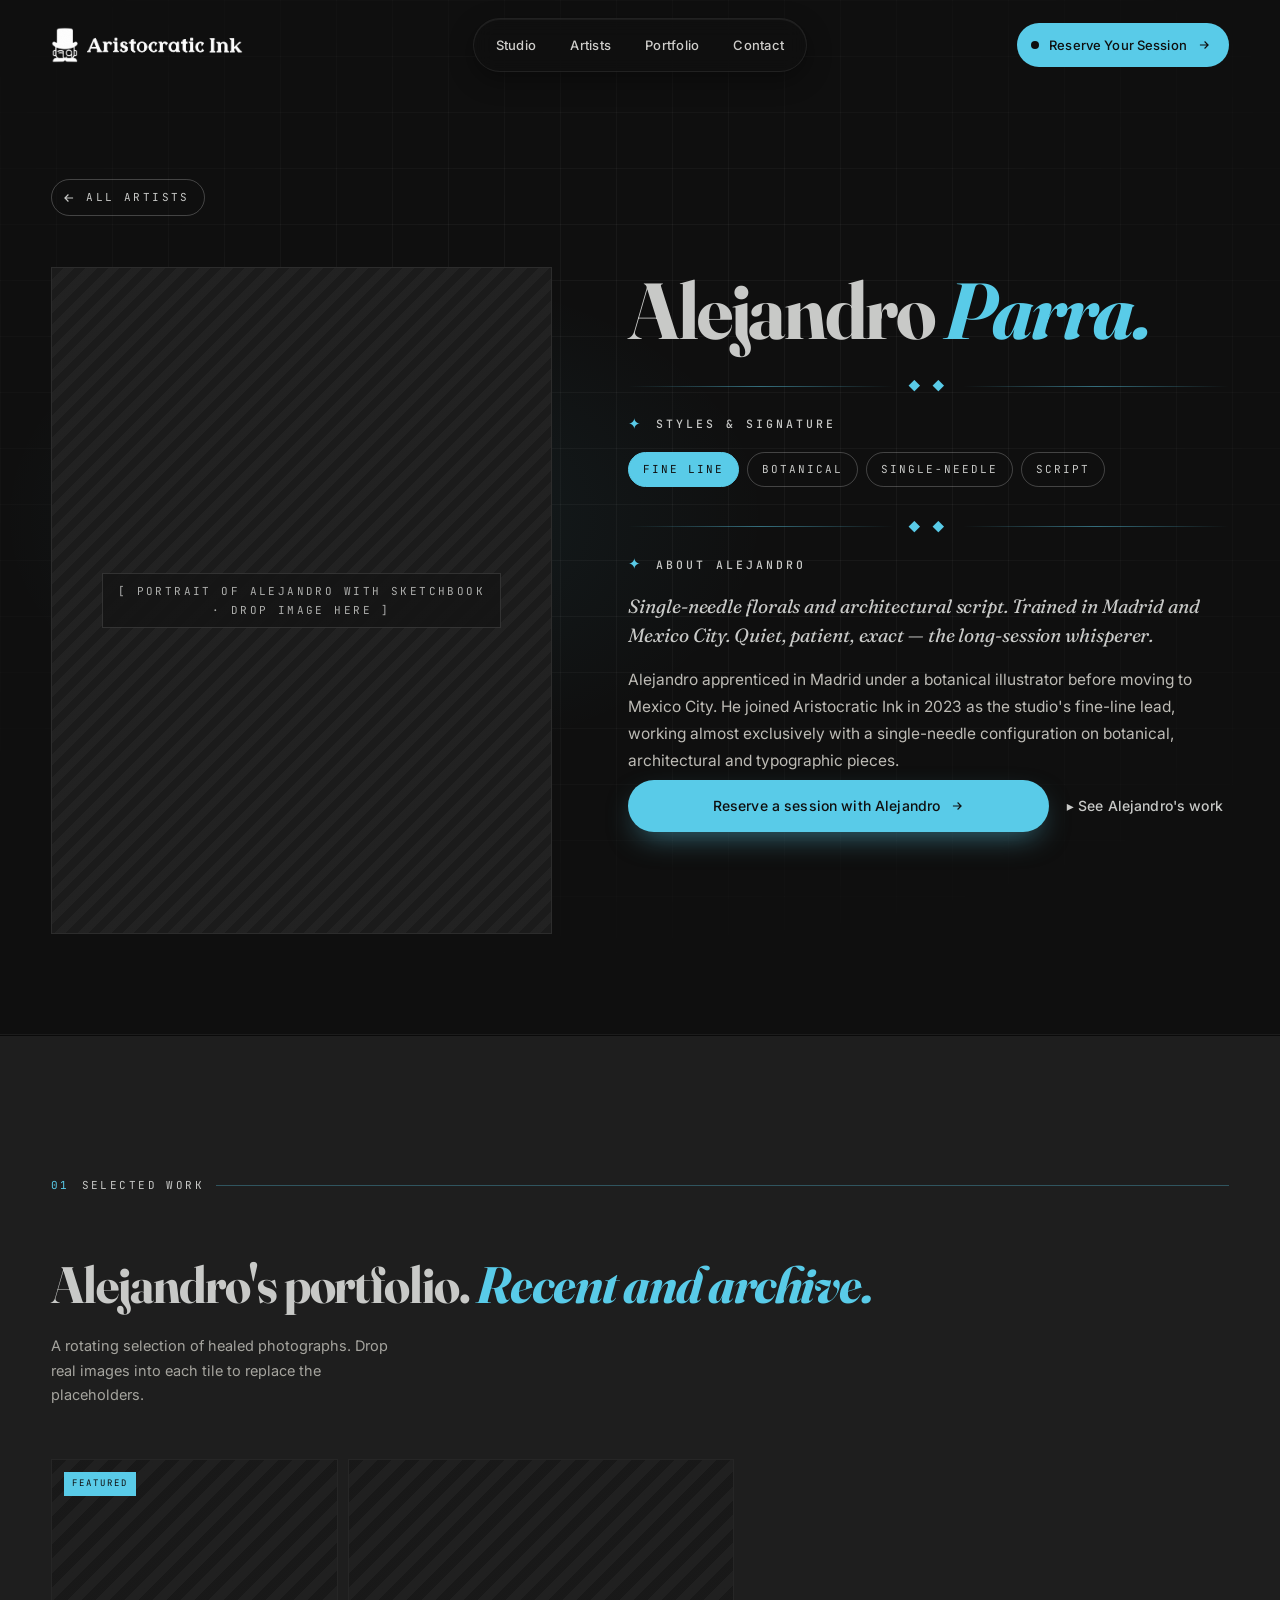
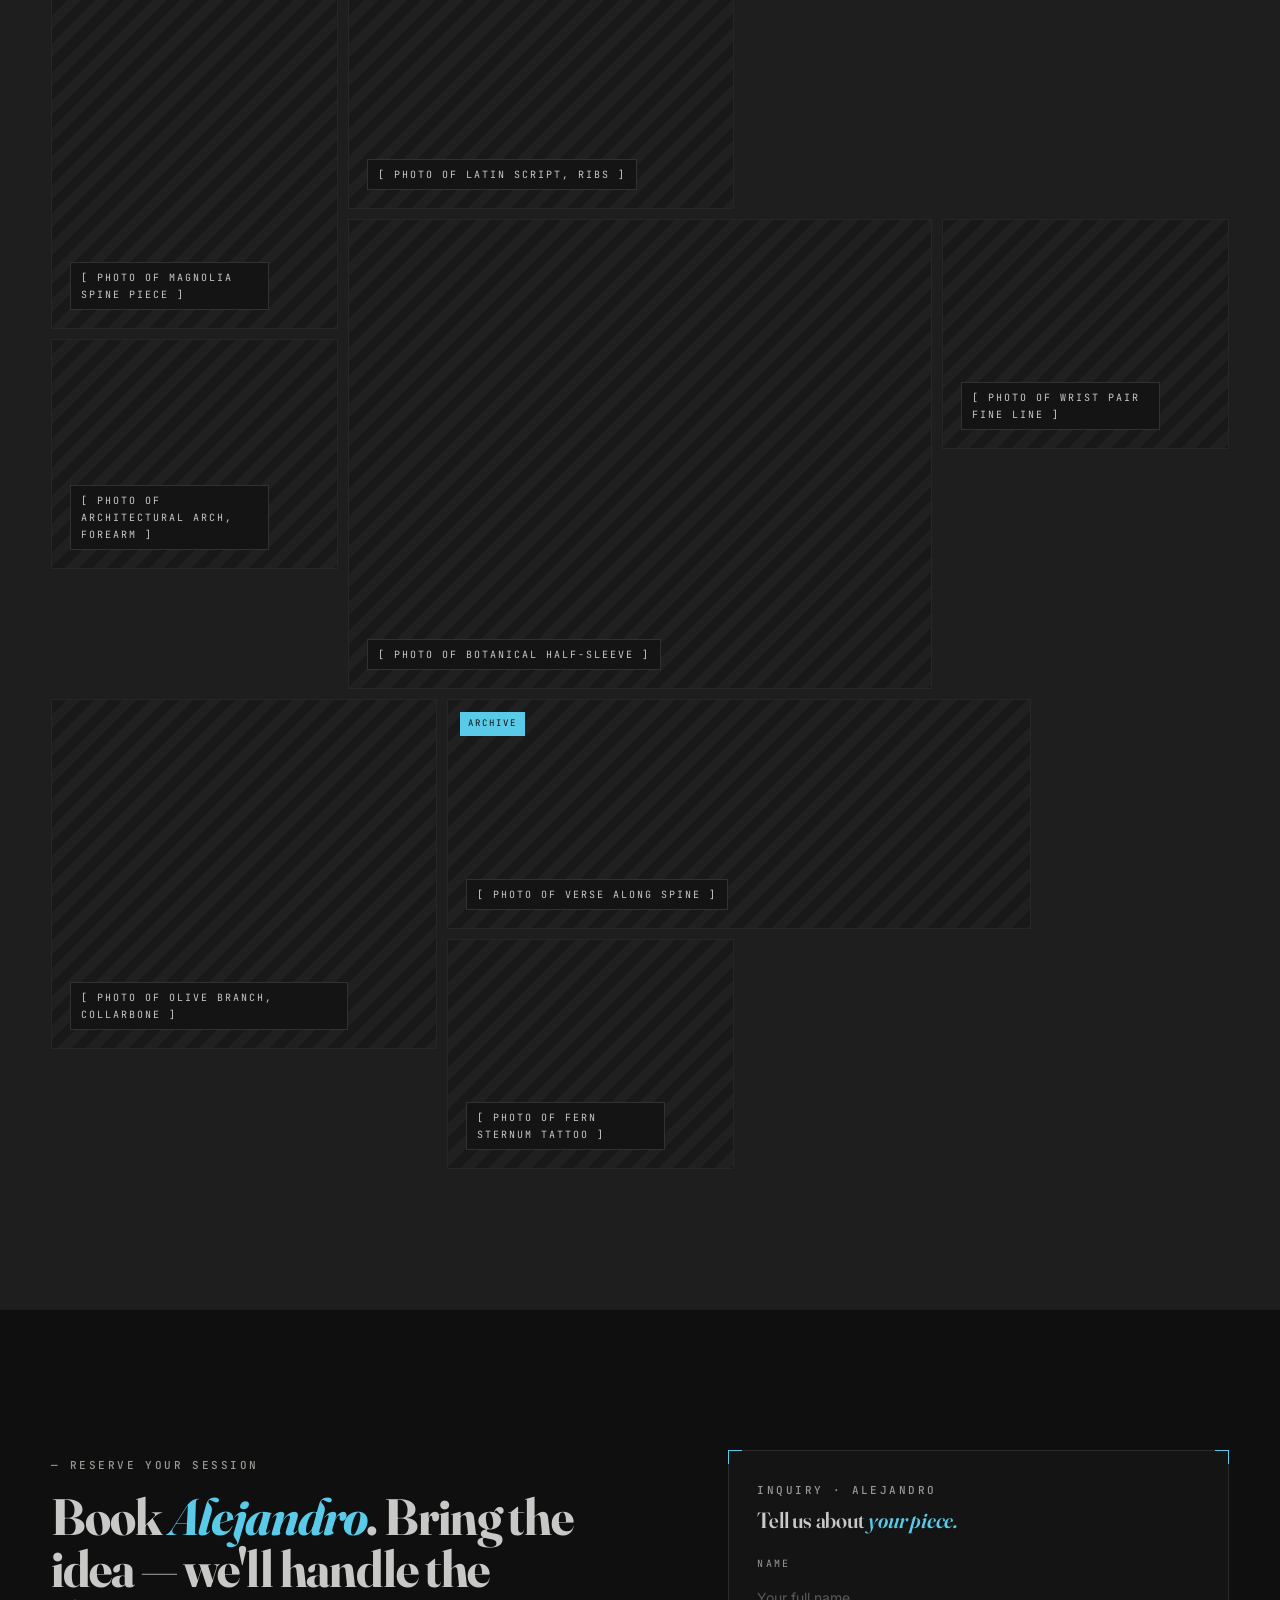
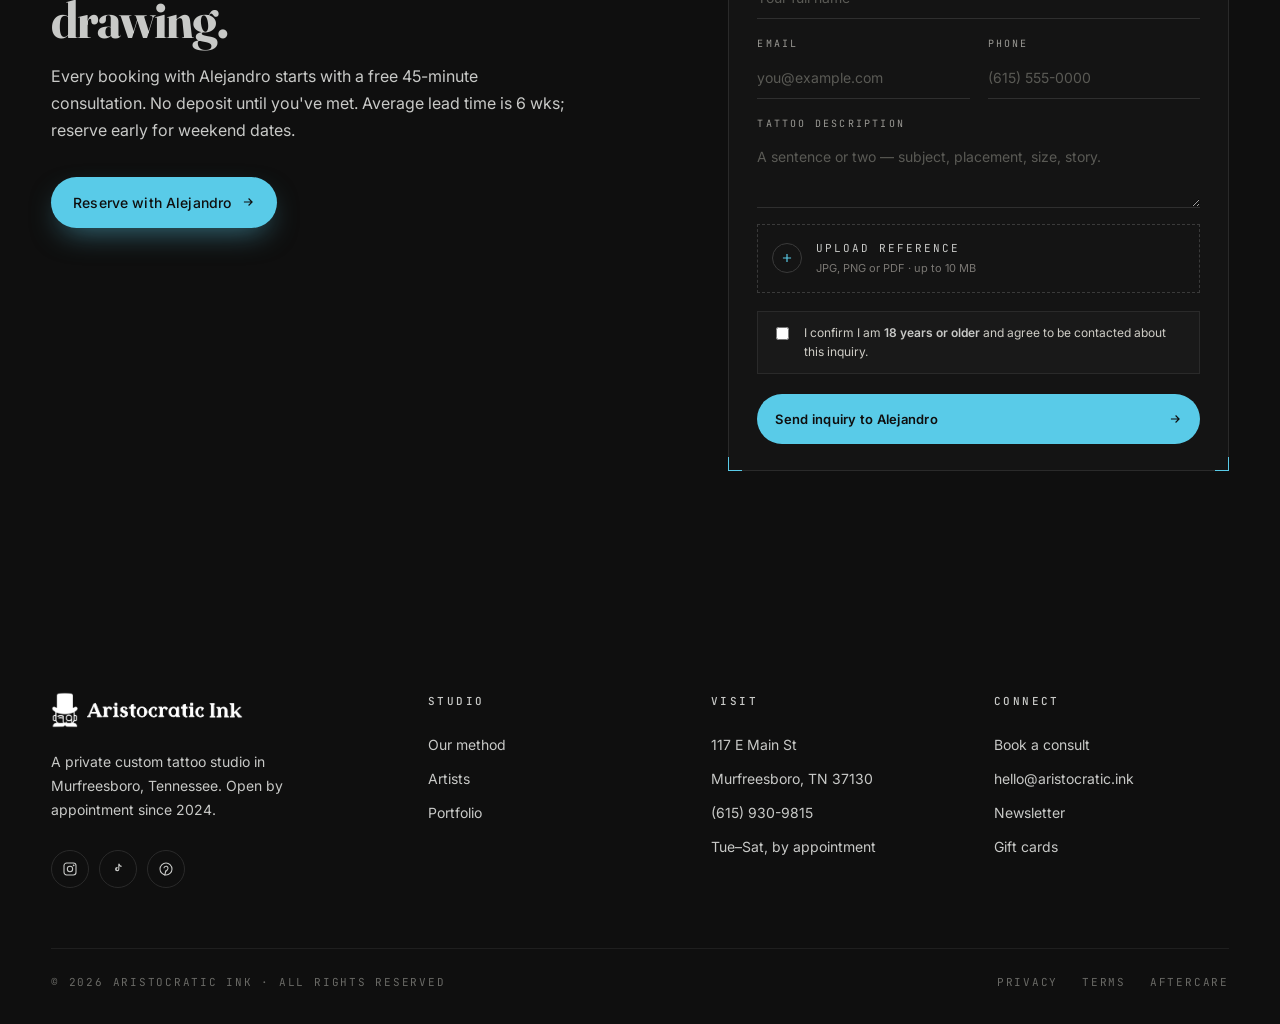
<file: artists/alejandro.html>
<!doctype html>
<html lang="en">
<head>
<meta charset="utf-8" />
<meta name="viewport" content="width=device-width,initial-scale=1,viewport-fit=cover" />
<title>Alejandro Parra — Fine Line · Botanical · Aristocratic Ink</title>
<meta name="description" content="Alejandro Parra — Fine Line · Botanical at Aristocratic Ink, Murfreesboro TN. Single-needle florals and architectural script. Trained in Madrid and Mexico City. Quiet, patient, exact — the long-session whisperer." />
<meta name="theme-color" content="#0F0F0F" />
<link rel="preconnect" href="https://fonts.googleapis.com" />
<link rel="preconnect" href="https://fonts.gstatic.com" crossorigin />
<link href="https://fonts.googleapis.com/css2?family=Fraunces:ital,opsz,wght@0,9..144,500;0,9..144,600;0,9..144,700;1,9..144,400;1,9..144,500;1,9..144,700&family=Inter:wght@300;400;500;600;700&family=JetBrains+Mono:wght@400;500&display=swap" rel="stylesheet" />
<link rel="stylesheet" href="../assets/artist.css" />
</head>
<body>

<a class="skip" href="#main">Skip to content</a>

<svg class="grain" aria-hidden="true"><filter id="n"><feTurbulence type="fractalNoise" baseFrequency="0.85" numOctaves="2" stitchTiles="stitch"/><feColorMatrix values="0 0 0 0 0  0 0 0 0 0  0 0 0 0 0  0 0 0 .4 0"/></filter><rect width="100%" height="100%" filter="url(#n)"/></svg>

<!-- NAV -->
<header class="nav" id="nav" role="banner">
  <a class="brand" href="../index.html" aria-label="Aristocratic Ink — home">
    <img class="brand-logo" src="../assets/logo-full.png" alt="Aristocratic Ink" />
  </a>
  <nav class="nav-pill" aria-label="Primary">
    <a href="../index.html#studio">Studio</a>
    <a href="../index.html#artists">Artists</a>
    <a href="../index.html#portfolio">Portfolio</a>
    <a href="../index.html#contact">Contact</a>
  </nav>
  <a class="nav-cta" href="../index.html#contact">
    <span class="live" aria-hidden="true"></span>
    Reserve Your Session
    <svg viewBox="0 0 24 24" fill="none" stroke="currentColor" stroke-width="2" aria-hidden="true"><path d="M5 12h14M13 6l6 6-6 6"/></svg>
  </a>
  <a class="burger" href="../index.html#artists" aria-label="Back to artists">
    <svg viewBox="0 0 24 24" fill="none" stroke="currentColor" stroke-width="2" aria-hidden="true"><path d="M19 12H5M11 18l-6-6 6-6"/></svg>
  </a>
</header>

<main id="main">

<!-- HERO -->
<section class="artist-hero">
  <div class="wrap">
    <a class="back" href="../index.html#artists">
      <svg viewBox="0 0 24 24" fill="none" stroke="currentColor" stroke-width="2"><path d="M19 12H5M11 18l-6-6 6-6"/></svg>
      All artists
    </a>
    <div class="artist-hero-grid">
      <div class="artist-left">
        <div class="artist-photo reveal">
          <span class="bl"></span><span class="br"></span>
          <div class="photo-placeholder"><span>[ Portrait of Alejandro with sketchbook · drop image here ]</span></div>
        </div>
      </div>
      <div class="artist-meta">
        <h1 class="reveal">Alejandro <em>Parra.</em></h1>

        <div class="meta-divider reveal d1"><span>◆</span></div>

        <div class="meta-block reveal d1">
          <span class="meta-label"><span class="symbol">✦</span> Styles &amp; Signature</span>
          <div class="tags"><span class="accent">Fine Line</span><span>Botanical</span><span>Single-Needle</span><span>Script</span></div>
        </div>

        <div class="meta-divider reveal d2"><span>◆</span></div>

        <div class="meta-block reveal d2">
          <span class="meta-label"><span class="symbol">✦</span> About Alejandro</span>
          <p class="lede">Single-needle florals and architectural script. Trained in Madrid and Mexico City. Quiet, patient, exact — the long-session whisperer.</p>
          <p class="bio-brief">Alejandro apprenticed in Madrid under a botanical illustrator before moving to Mexico City. He joined Aristocratic Ink in 2023 as the studio's fine-line lead, working almost exclusively with a single-needle configuration on botanical, architectural and typographic pieces.</p>
        </div>

        <div class="cta-row reveal d3">
          <a class="btn btn-primary" href="#inquiry-form">
            Reserve a session with Alejandro
            <svg viewBox="0 0 24 24" fill="none" stroke="currentColor" stroke-width="2"><path d="M5 12h14M13 6l6 6-6 6"/></svg>
          </a>
          <a class="btn btn-ghost" href="#works">▸ See Alejandro's work</a>
        </div>
      </div>
    </div>
  </div>
</section>

<!-- WORKS -->
<section class="works" id="works">
  <div class="wrap">
    <div class="section-head reveal">
      <span class="num">01</span>
      <span class="label">Selected Work</span>
      <span class="rule"></span>
    </div>
    <div class="works-head">
      <h2 class="reveal">Alejandro's portfolio. <em>Recent and archive.</em></h2>
      <p class="reveal d1">A rotating selection of healed photographs. Drop real images into each tile to replace the placeholders.</p>
    </div>
    <div class="works-mosaic reveal d2">
      
      <article class="work tall">
        <span class="badge">Featured</span>
        <div class="ph"><span class="ph-label">[ Photo of magnolia spine piece ]</span></div>
        <div class="overlay"><div><span class="a">Magnolia Spine</span><span class="b">Fine Line · 7 hrs · 2025</span></div></div>
      </article>
      <article class="work md">
        
        <div class="ph"><span class="ph-label">[ Photo of latin script, ribs ]</span></div>
        <div class="overlay"><div><span class="a">Latin Script, Ribs</span><span class="b">Single-Needle · 4 hrs · 2025</span></div></div>
      </article>
      <article class="work lg">
        
        <div class="ph"><span class="ph-label">[ Photo of botanical half-sleeve ]</span></div>
        <div class="overlay"><div><span class="a">Botanical Half-Sleeve</span><span class="b">Fine Line · 14 hrs · 2024</span></div></div>
      </article>
      <article class="work sm">
        
        <div class="ph"><span class="ph-label">[ Photo of wrist pair fine line ]</span></div>
        <div class="overlay"><div><span class="a">Wrist Pair</span><span class="b">Single-Needle · 1.5 hrs · 2025</span></div></div>
      </article>
      <article class="work sm">
        
        <div class="ph"><span class="ph-label">[ Photo of architectural arch, forearm ]</span></div>
        <div class="overlay"><div><span class="a">Architectural Arch</span><span class="b">Fine Line · 3 hrs · 2024</span></div></div>
      </article>
      <article class="work md">
        
        <div class="ph"><span class="ph-label">[ Photo of olive branch, collarbone ]</span></div>
        <div class="overlay"><div><span class="a">Olive Branch</span><span class="b">Single-Needle · 2 hrs · 2025</span></div></div>
      </article>
      <article class="work wide">
        <span class="badge">Archive</span>
        <div class="ph"><span class="ph-label">[ Photo of verse along spine ]</span></div>
        <div class="overlay"><div><span class="a">Verse, Spine</span><span class="b">Fine Line · 5 hrs · 2024</span></div></div>
      </article>
      <article class="work sm">
        
        <div class="ph"><span class="ph-label">[ Photo of fern sternum tattoo ]</span></div>
        <div class="overlay"><div><span class="a">Fern, Sternum</span><span class="b">Single-Needle · 3 hrs · 2025</span></div></div>
      </article>
    </div>
  </div>
</section>

<!-- BOOK CTA -->
<section class="book-cta">
  <div class="wrap">
    <div class="grid">
      <div class="reveal">
        <span class="eyebrow" style="color:#9a9994;">— Reserve your session</span>
        <h2 style="margin-top:14px;">Book <em>Alejandro</em>. Bring the idea — we'll handle the drawing.</h2>
        <p class="pitch">Every booking with Alejandro starts with a free 45-minute consultation. No deposit until you've met. Average lead time is 6 wks; reserve early for weekend dates.</p>
        <div class="actions">
          <a class="btn btn-primary" href="#inquiry-form">
            Reserve with Alejandro
            <svg viewBox="0 0 24 24" fill="none" stroke="currentColor" stroke-width="2"><path d="M5 12h14M13 6l6 6-6 6"/></svg>
          </a>
        </div>
      </div>
      <form class="inquiry reveal d1" id="inquiry-form" novalidate data-artist="Alejandro">
        <span class="corner tl"></span><span class="corner tr"></span><span class="corner bl"></span><span class="corner br"></span>
        <span class="eyebrow">Inquiry · Alejandro</span>
        <h3 class="title">Tell us about <em>your piece.</em></h3>

        <div class="field">
          <label for="iq-name">Name</label>
          <input id="iq-name" name="name" type="text" required placeholder="Your full name" autocomplete="name" />
        </div>

        <div class="row2">
          <div class="field">
            <label for="iq-email">Email</label>
            <input id="iq-email" name="email" type="email" required placeholder="you@example.com" autocomplete="email" />
          </div>
          <div class="field">
            <label for="iq-phone">Phone</label>
            <input id="iq-phone" name="phone" type="tel" required placeholder="(615) 555-0000" autocomplete="tel" />
          </div>
        </div>

        <div class="field">
          <label for="iq-idea">Tattoo description</label>
          <textarea id="iq-idea" name="idea" required placeholder="A sentence or two — subject, placement, size, story."></textarea>
        </div>

        <label class="file" for="iq-ref">
          <span class="ic">
            <svg viewBox="0 0 24 24" fill="none" stroke="currentColor" stroke-width="2"><path d="M12 5v14M5 12h14"/></svg>
          </span>
          <span class="ftext">
            <span class="l1" id="iq-ref-l1">Upload reference</span>
            <span class="l2" id="iq-ref-l2">JPG, PNG or PDF · up to 10 MB</span>
          </span>
          <input id="iq-ref" name="reference" type="file" accept="image/*,application/pdf" />
        </label>

        <label class="age-check">
          <input id="iq-age" name="age" type="checkbox" required />
          <span>I confirm I am <strong>18 years or older</strong> and agree to be contacted about this inquiry.</span>
        </label>

        <button class="submit" type="submit">
          Send inquiry to Alejandro
          <svg viewBox="0 0 24 24" fill="none" stroke="currentColor" stroke-width="2"><path d="M5 12h14M13 6l6 6-6 6"/></svg>
        </button>

        <div class="success" id="inquiry-success" role="status" aria-live="polite">
          Thank you. Your inquiry is on its way to <strong>Alejandro</strong>. We'll write back within one business day.
        </div>
      </form>
    </div>
  </div>
</section>

</main>

<!-- FOOTER -->
<footer>
  <div class="wrap">
    <div class="foot-grid">
      <div class="foot-brand">
        <a class="brand" href="../index.html" aria-label="Aristocratic Ink — home">
          <img class="brand-logo" src="../assets/logo-full.png" alt="Aristocratic Ink" />
        </a>
        <p>A private custom tattoo studio in Murfreesboro, Tennessee. Open by appointment since 2024.</p>
        <div class="socials">
          <a href="#" aria-label="Instagram"><svg viewBox="0 0 24 24" fill="none" stroke="currentColor" stroke-width="1.6"><rect x="3" y="3" width="18" height="18" rx="4"/><circle cx="12" cy="12" r="4"/><circle cx="17.5" cy="6.5" r=".6" fill="currentColor"/></svg></a>
          <a href="#" aria-label="TikTok"><svg viewBox="0 0 24 24" fill="currentColor"><path d="M14 4v8.2a3.2 3.2 0 1 1-2.6-3.14V11a1.2 1.2 0 1 0 1 1.2V4h2a3 3 0 0 0 3 3v2a5 5 0 0 1-3.4-1.34V4z"/></svg></a>
          <a href="#" aria-label="Pinterest"><svg viewBox="0 0 24 24" fill="none" stroke="currentColor" stroke-width="1.6"><circle cx="12" cy="12" r="9"/><path d="M10 22l2-8"/><path d="M9 11a3 3 0 1 1 5 2c-1 2-3 2-3 4"/></svg></a>
        </div>
      </div>
      <div class="foot-col">
        <h4>Studio</h4>
        <ul>
          <li><a href="../index.html#solution">Our method</a></li>
          <li><a href="../index.html#artists">Artists</a></li>
          <li><a href="../index.html#portfolio">Portfolio</a></li>
        </ul>
      </div>
      <div class="foot-col">
        <h4>Visit</h4>
        <ul>
          <li>117 E Main St</li>
          <li>Murfreesboro, TN 37130</li>
          <li>(615) 930-9815</li>
          <li>Tue–Sat, by appointment</li>
        </ul>
      </div>
      <div class="foot-col">
        <h4>Connect</h4>
        <ul>
          <li><a href="../index.html#contact">Book a consult</a></li>
          <li><a href="mailto:hello@aristocratic.ink">hello@aristocratic.ink</a></li>
          <li><a href="#">Newsletter</a></li>
          <li><a href="#">Gift cards</a></li>
        </ul>
      </div>
    </div>
    <div class="foot-strip">
      <span class="copy">© 2026 Aristocratic Ink · All rights reserved</span>
      <div class="legal">
        <a href="#">Privacy</a>
        <a href="#">Terms</a>
        <a href="#">Aftercare</a>
      </div>
    </div>
  </div>
</footer>

<script>
(function(){
  const nav = document.getElementById('nav');
  const onScroll = () => {
    if (window.scrollY > 24) nav.classList.add('scrolled'); else nav.classList.remove('scrolled');
  };
  document.addEventListener('scroll', onScroll, { passive:true });
  onScroll();

  const io = new IntersectionObserver((entries) => {
    entries.forEach(en => {
      if (en.isIntersecting) {
        en.target.classList.add('in');
        io.unobserve(en.target);
      }
    });
  }, { rootMargin: '0px 0px -8% 0px', threshold: .04 });
  document.querySelectorAll('.reveal').forEach(el => io.observe(el));

  document.querySelectorAll('a[href^="#"]').forEach(a => {
    a.addEventListener('click', (e) => {
      const id = a.getAttribute('href').slice(1);
      const target = id && document.getElementById(id);
      if (!target) return;
      e.preventDefault();
      const top = target.getBoundingClientRect().top + window.scrollY - 70;
      window.scrollTo({ top, behavior: 'smooth' });
    });
  });

  // Inquiry form
  const iform = document.getElementById('inquiry-form');
  if (iform) {
    const fileInput = document.getElementById('iq-ref');
    const fileL1 = document.getElementById('iq-ref-l1');
    const fileL2 = document.getElementById('iq-ref-l2');
    fileInput && fileInput.addEventListener('change', () => {
      const f = fileInput.files && fileInput.files[0];
      if (f) {
        fileL1.textContent = 'Reference attached';
        const kb = Math.max(1, Math.round(f.size/1024));
        const size = kb > 1024 ? (kb/1024).toFixed(1) + ' MB' : kb + ' KB';
        fileL2.textContent = f.name + ' · ' + size;
      } else {
        fileL1.textContent = 'Upload reference';
        fileL2.textContent = 'JPG, PNG or PDF · up to 10 MB';
      }
    });
    iform.addEventListener('submit', (e) => {
      e.preventDefault();
      if (!iform.checkValidity()) { iform.reportValidity(); return; }
      const success = document.getElementById('inquiry-success');
      success.classList.add('show');
      iform.querySelectorAll('input, textarea, button.submit').forEach(el => el.disabled = true);
      const top = success.getBoundingClientRect().top + window.scrollY - 100;
      window.scrollTo({ top, behavior:'smooth' });
    });
  }
})();
</script>
</body>
</html>
</file>
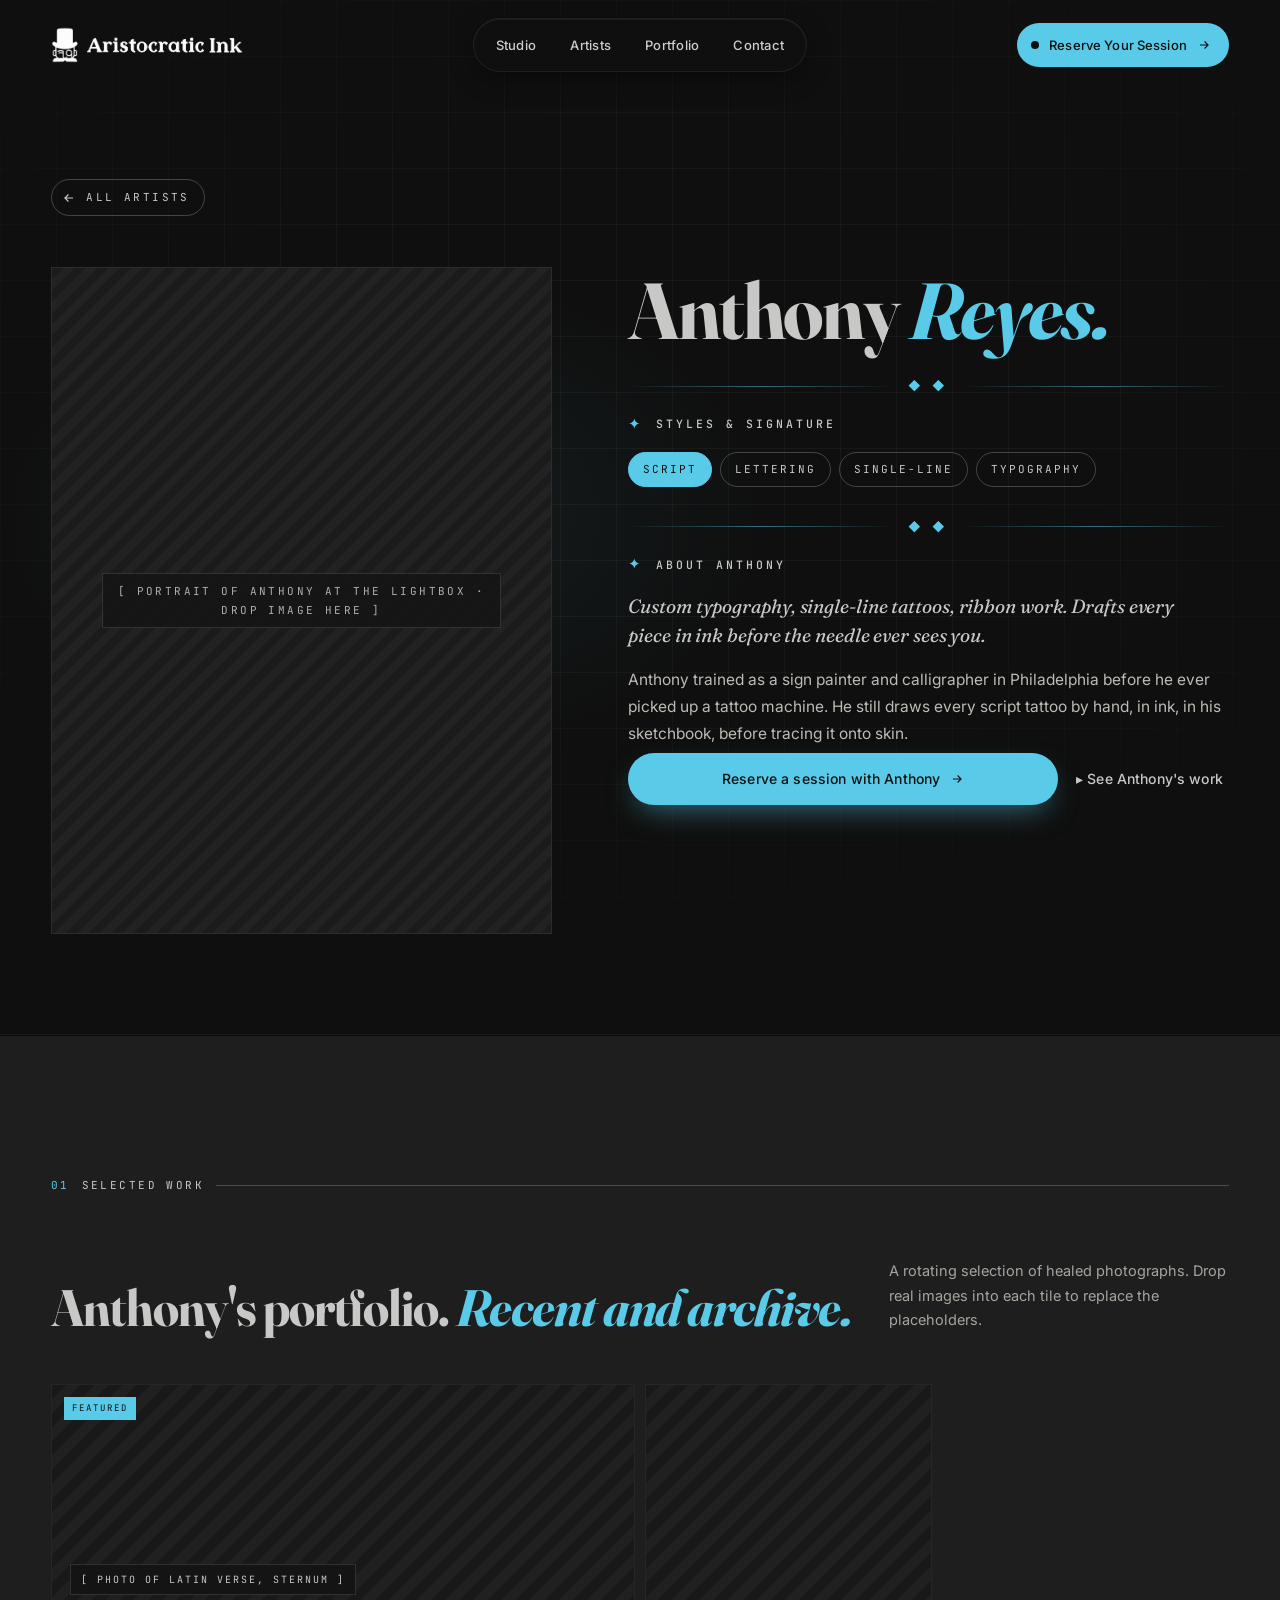
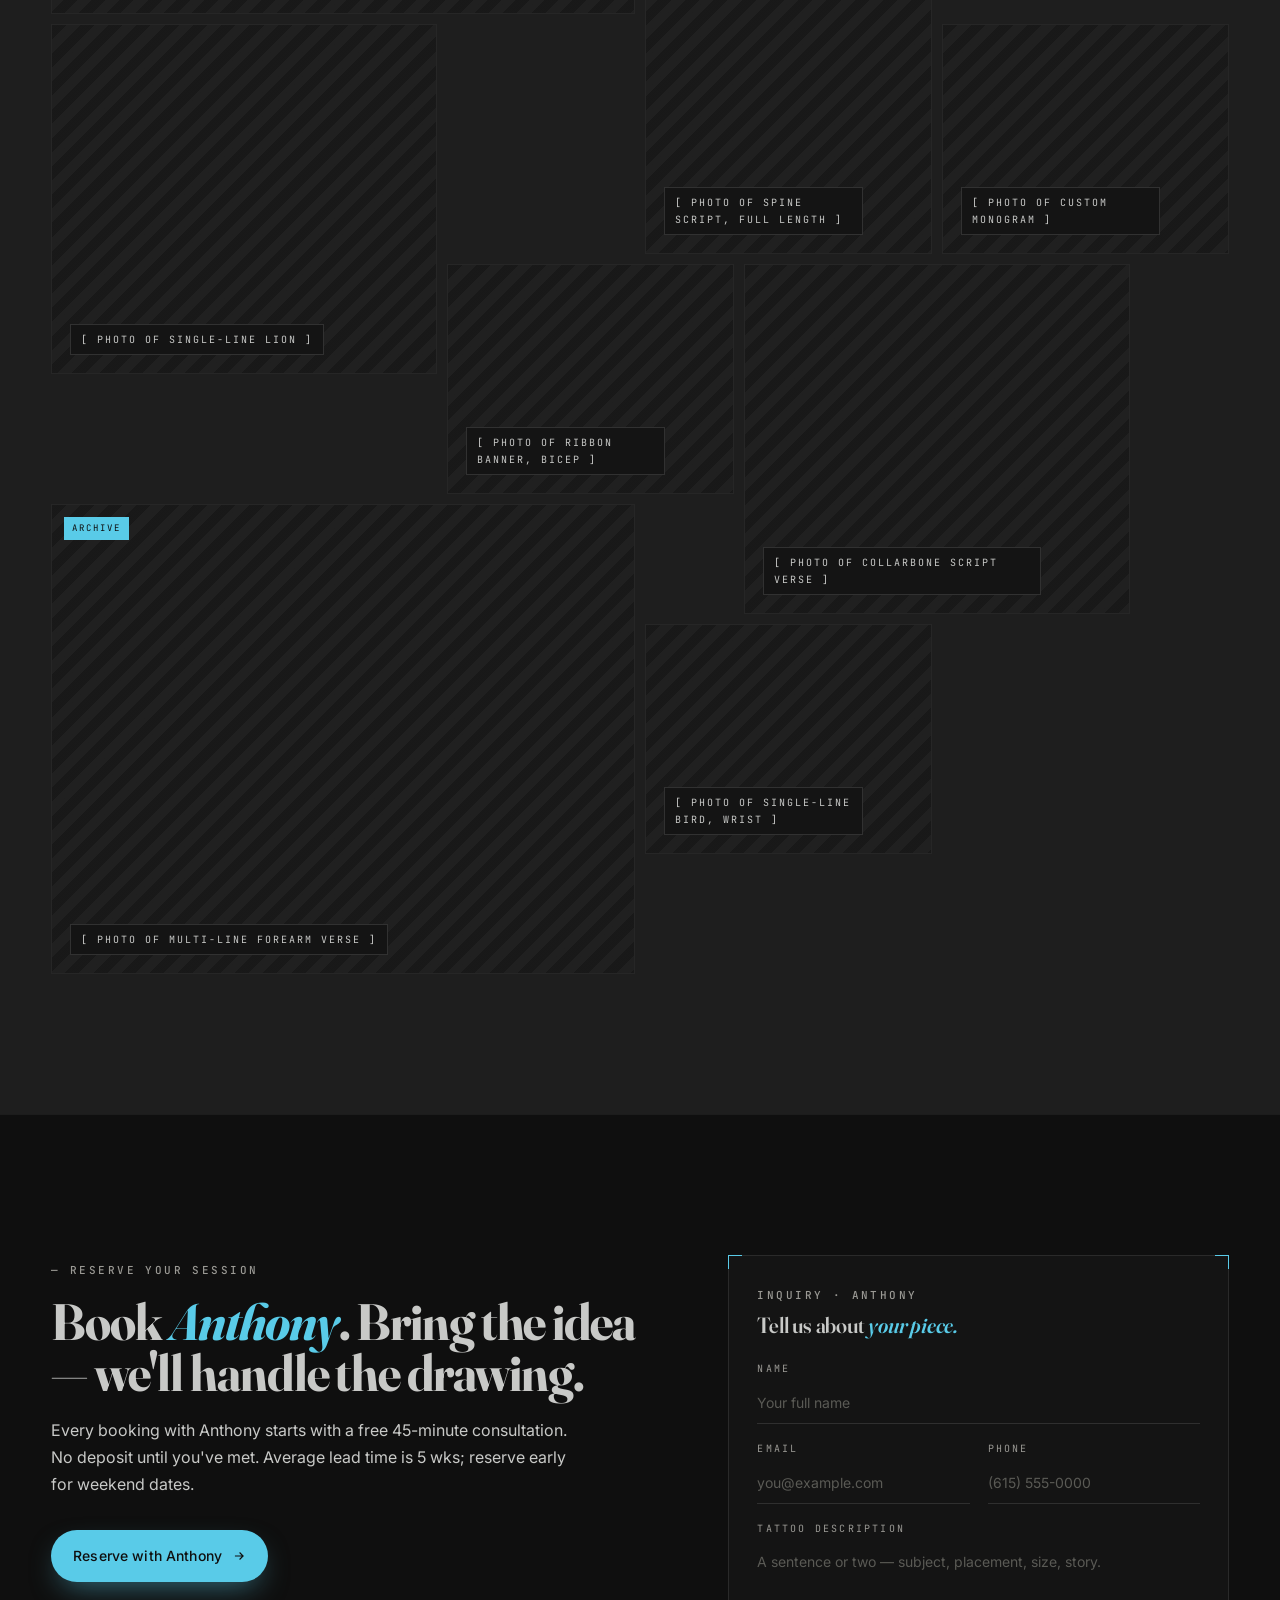
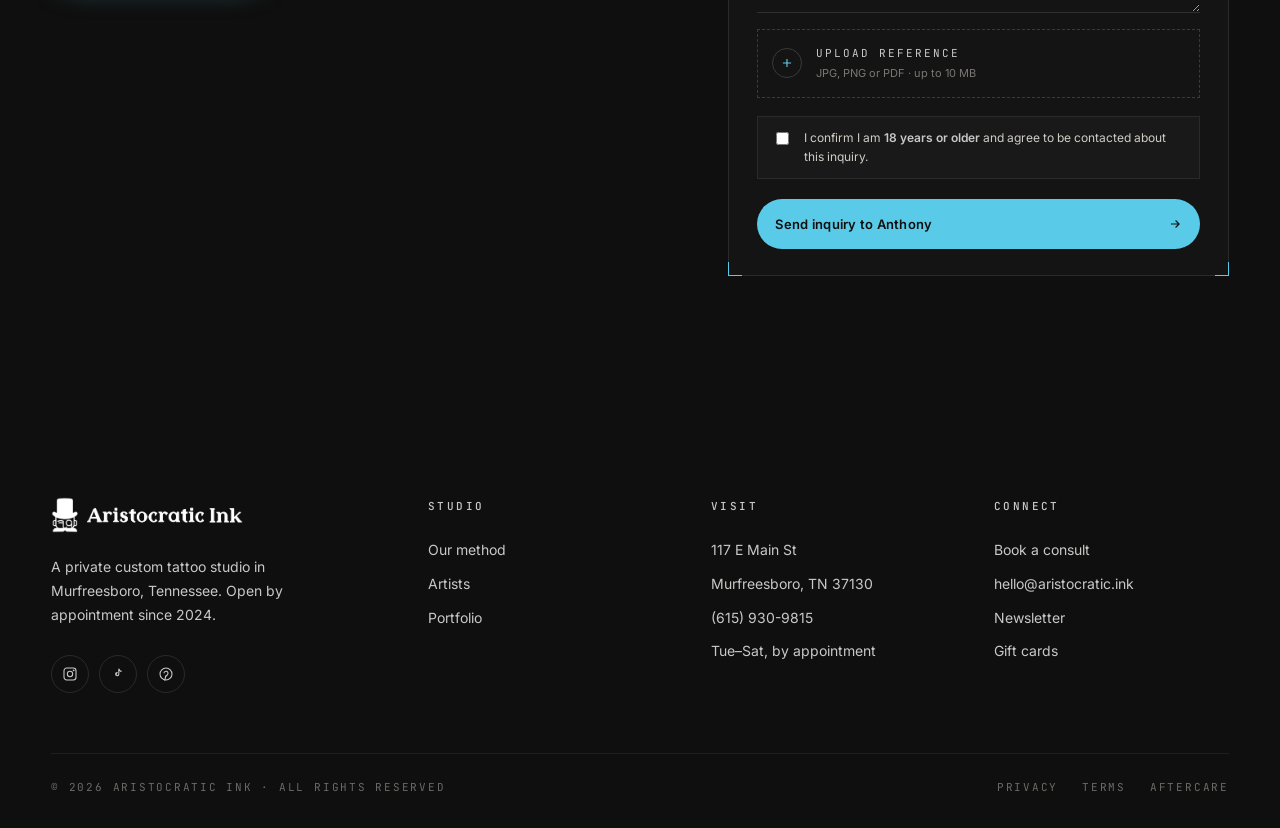
<file: artists/anthony.html>
<!doctype html>
<html lang="en">
<head>
<meta charset="utf-8" />
<meta name="viewport" content="width=device-width,initial-scale=1,viewport-fit=cover" />
<title>Anthony Reyes — Script · Lettering · Aristocratic Ink</title>
<meta name="description" content="Anthony Reyes — Script · Lettering at Aristocratic Ink, Murfreesboro TN. Custom typography, single-line tattoos, ribbon work. Drafts every piece in ink before the needle ever sees you." />
<meta name="theme-color" content="#0F0F0F" />
<link rel="preconnect" href="https://fonts.googleapis.com" />
<link rel="preconnect" href="https://fonts.gstatic.com" crossorigin />
<link href="https://fonts.googleapis.com/css2?family=Fraunces:ital,opsz,wght@0,9..144,500;0,9..144,600;0,9..144,700;1,9..144,400;1,9..144,500;1,9..144,700&family=Inter:wght@300;400;500;600;700&family=JetBrains+Mono:wght@400;500&display=swap" rel="stylesheet" />
<link rel="stylesheet" href="../assets/artist.css" />
</head>
<body>

<a class="skip" href="#main">Skip to content</a>

<svg class="grain" aria-hidden="true"><filter id="n"><feTurbulence type="fractalNoise" baseFrequency="0.85" numOctaves="2" stitchTiles="stitch"/><feColorMatrix values="0 0 0 0 0  0 0 0 0 0  0 0 0 0 0  0 0 0 .4 0"/></filter><rect width="100%" height="100%" filter="url(#n)"/></svg>

<!-- NAV -->
<header class="nav" id="nav" role="banner">
  <a class="brand" href="../index.html" aria-label="Aristocratic Ink — home">
    <img class="brand-logo" src="../assets/logo-full.png" alt="Aristocratic Ink" />
  </a>
  <nav class="nav-pill" aria-label="Primary">
    <a href="../index.html#studio">Studio</a>
    <a href="../index.html#artists">Artists</a>
    <a href="../index.html#portfolio">Portfolio</a>
    <a href="../index.html#contact">Contact</a>
  </nav>
  <a class="nav-cta" href="../index.html#contact">
    <span class="live" aria-hidden="true"></span>
    Reserve Your Session
    <svg viewBox="0 0 24 24" fill="none" stroke="currentColor" stroke-width="2" aria-hidden="true"><path d="M5 12h14M13 6l6 6-6 6"/></svg>
  </a>
  <a class="burger" href="../index.html#artists" aria-label="Back to artists">
    <svg viewBox="0 0 24 24" fill="none" stroke="currentColor" stroke-width="2" aria-hidden="true"><path d="M19 12H5M11 18l-6-6 6-6"/></svg>
  </a>
</header>

<main id="main">

<!-- HERO -->
<section class="artist-hero">
  <div class="wrap">
    <a class="back" href="../index.html#artists">
      <svg viewBox="0 0 24 24" fill="none" stroke="currentColor" stroke-width="2"><path d="M19 12H5M11 18l-6-6 6-6"/></svg>
      All artists
    </a>
    <div class="artist-hero-grid">
      <div class="artist-left">
        <div class="artist-photo reveal">
          <span class="bl"></span><span class="br"></span>
          <div class="photo-placeholder"><span>[ Portrait of Anthony at the lightbox · drop image here ]</span></div>
        </div>
      </div>
      <div class="artist-meta">
        <h1 class="reveal">Anthony <em>Reyes.</em></h1>

        <div class="meta-divider reveal d1"><span>◆</span></div>

        <div class="meta-block reveal d1">
          <span class="meta-label"><span class="symbol">✦</span> Styles &amp; Signature</span>
          <div class="tags"><span class="accent">Script</span><span>Lettering</span><span>Single-Line</span><span>Typography</span></div>
        </div>

        <div class="meta-divider reveal d2"><span>◆</span></div>

        <div class="meta-block reveal d2">
          <span class="meta-label"><span class="symbol">✦</span> About Anthony</span>
          <p class="lede">Custom typography, single-line tattoos, ribbon work. Drafts every piece in ink before the needle ever sees you.</p>
          <p class="bio-brief">Anthony trained as a sign painter and calligrapher in Philadelphia before he ever picked up a tattoo machine. He still draws every script tattoo by hand, in ink, in his sketchbook, before tracing it onto skin.</p>
        </div>

        <div class="cta-row reveal d3">
          <a class="btn btn-primary" href="#inquiry-form">
            Reserve a session with Anthony
            <svg viewBox="0 0 24 24" fill="none" stroke="currentColor" stroke-width="2"><path d="M5 12h14M13 6l6 6-6 6"/></svg>
          </a>
          <a class="btn btn-ghost" href="#works">▸ See Anthony's work</a>
        </div>
      </div>
    </div>
  </div>
</section>

<!-- WORKS -->
<section class="works" id="works">
  <div class="wrap">
    <div class="section-head reveal">
      <span class="num">01</span>
      <span class="label">Selected Work</span>
      <span class="rule"></span>
    </div>
    <div class="works-head">
      <h2 class="reveal">Anthony's portfolio. <em>Recent and archive.</em></h2>
      <p class="reveal d1">A rotating selection of healed photographs. Drop real images into each tile to replace the placeholders.</p>
    </div>
    <div class="works-mosaic reveal d2">
      
      <article class="work wide">
        <span class="badge">Featured</span>
        <div class="ph"><span class="ph-label">[ Photo of latin verse, sternum ]</span></div>
        <div class="overlay"><div><span class="a">Latin Verse, Sternum</span><span class="b">Script · 3 hrs · 2025</span></div></div>
      </article>
      <article class="work tall">
        
        <div class="ph"><span class="ph-label">[ Photo of spine script, full length ]</span></div>
        <div class="overlay"><div><span class="a">Spine Script</span><span class="b">Lettering · 4 hrs · 2024</span></div></div>
      </article>
      <article class="work md">
        
        <div class="ph"><span class="ph-label">[ Photo of single-line lion ]</span></div>
        <div class="overlay"><div><span class="a">Single-Line Lion</span><span class="b">Single-Line · 2 hrs · 2025</span></div></div>
      </article>
      <article class="work sm">
        
        <div class="ph"><span class="ph-label">[ Photo of custom monogram ]</span></div>
        <div class="overlay"><div><span class="a">Monogram, Wrist</span><span class="b">Script · 1 hr · 2025</span></div></div>
      </article>
      <article class="work sm">
        
        <div class="ph"><span class="ph-label">[ Photo of ribbon banner, bicep ]</span></div>
        <div class="overlay"><div><span class="a">Ribbon, Bicep</span><span class="b">Ribbon · 2 hrs · 2024</span></div></div>
      </article>
      <article class="work md">
        
        <div class="ph"><span class="ph-label">[ Photo of collarbone script verse ]</span></div>
        <div class="overlay"><div><span class="a">Collarbone Verse</span><span class="b">Script · 2 hrs · 2025</span></div></div>
      </article>
      <article class="work lg">
        <span class="badge">Archive</span>
        <div class="ph"><span class="ph-label">[ Photo of multi-line forearm verse ]</span></div>
        <div class="overlay"><div><span class="a">Forearm Verse, Multi-line</span><span class="b">Lettering · 5 hrs · 2024</span></div></div>
      </article>
      <article class="work sm">
        
        <div class="ph"><span class="ph-label">[ Photo of single-line bird, wrist ]</span></div>
        <div class="overlay"><div><span class="a">Single-Line Bird</span><span class="b">Single-Line · 1.5 hrs · 2025</span></div></div>
      </article>
    </div>
  </div>
</section>

<!-- BOOK CTA -->
<section class="book-cta">
  <div class="wrap">
    <div class="grid">
      <div class="reveal">
        <span class="eyebrow" style="color:#9a9994;">— Reserve your session</span>
        <h2 style="margin-top:14px;">Book <em>Anthony</em>. Bring the idea — we'll handle the drawing.</h2>
        <p class="pitch">Every booking with Anthony starts with a free 45-minute consultation. No deposit until you've met. Average lead time is 5 wks; reserve early for weekend dates.</p>
        <div class="actions">
          <a class="btn btn-primary" href="#inquiry-form">
            Reserve with Anthony
            <svg viewBox="0 0 24 24" fill="none" stroke="currentColor" stroke-width="2"><path d="M5 12h14M13 6l6 6-6 6"/></svg>
          </a>
        </div>
      </div>
      <form class="inquiry reveal d1" id="inquiry-form" novalidate data-artist="Anthony">
        <span class="corner tl"></span><span class="corner tr"></span><span class="corner bl"></span><span class="corner br"></span>
        <span class="eyebrow">Inquiry · Anthony</span>
        <h3 class="title">Tell us about <em>your piece.</em></h3>

        <div class="field">
          <label for="iq-name">Name</label>
          <input id="iq-name" name="name" type="text" required placeholder="Your full name" autocomplete="name" />
        </div>

        <div class="row2">
          <div class="field">
            <label for="iq-email">Email</label>
            <input id="iq-email" name="email" type="email" required placeholder="you@example.com" autocomplete="email" />
          </div>
          <div class="field">
            <label for="iq-phone">Phone</label>
            <input id="iq-phone" name="phone" type="tel" required placeholder="(615) 555-0000" autocomplete="tel" />
          </div>
        </div>

        <div class="field">
          <label for="iq-idea">Tattoo description</label>
          <textarea id="iq-idea" name="idea" required placeholder="A sentence or two — subject, placement, size, story."></textarea>
        </div>

        <label class="file" for="iq-ref">
          <span class="ic">
            <svg viewBox="0 0 24 24" fill="none" stroke="currentColor" stroke-width="2"><path d="M12 5v14M5 12h14"/></svg>
          </span>
          <span class="ftext">
            <span class="l1" id="iq-ref-l1">Upload reference</span>
            <span class="l2" id="iq-ref-l2">JPG, PNG or PDF · up to 10 MB</span>
          </span>
          <input id="iq-ref" name="reference" type="file" accept="image/*,application/pdf" />
        </label>

        <label class="age-check">
          <input id="iq-age" name="age" type="checkbox" required />
          <span>I confirm I am <strong>18 years or older</strong> and agree to be contacted about this inquiry.</span>
        </label>

        <button class="submit" type="submit">
          Send inquiry to Anthony
          <svg viewBox="0 0 24 24" fill="none" stroke="currentColor" stroke-width="2"><path d="M5 12h14M13 6l6 6-6 6"/></svg>
        </button>

        <div class="success" id="inquiry-success" role="status" aria-live="polite">
          Thank you. Your inquiry is on its way to <strong>Anthony</strong>. We'll write back within one business day.
        </div>
      </form>
    </div>
  </div>
</section>

</main>

<!-- FOOTER -->
<footer>
  <div class="wrap">
    <div class="foot-grid">
      <div class="foot-brand">
        <a class="brand" href="../index.html" aria-label="Aristocratic Ink — home">
          <img class="brand-logo" src="../assets/logo-full.png" alt="Aristocratic Ink" />
        </a>
        <p>A private custom tattoo studio in Murfreesboro, Tennessee. Open by appointment since 2024.</p>
        <div class="socials">
          <a href="#" aria-label="Instagram"><svg viewBox="0 0 24 24" fill="none" stroke="currentColor" stroke-width="1.6"><rect x="3" y="3" width="18" height="18" rx="4"/><circle cx="12" cy="12" r="4"/><circle cx="17.5" cy="6.5" r=".6" fill="currentColor"/></svg></a>
          <a href="#" aria-label="TikTok"><svg viewBox="0 0 24 24" fill="currentColor"><path d="M14 4v8.2a3.2 3.2 0 1 1-2.6-3.14V11a1.2 1.2 0 1 0 1 1.2V4h2a3 3 0 0 0 3 3v2a5 5 0 0 1-3.4-1.34V4z"/></svg></a>
          <a href="#" aria-label="Pinterest"><svg viewBox="0 0 24 24" fill="none" stroke="currentColor" stroke-width="1.6"><circle cx="12" cy="12" r="9"/><path d="M10 22l2-8"/><path d="M9 11a3 3 0 1 1 5 2c-1 2-3 2-3 4"/></svg></a>
        </div>
      </div>
      <div class="foot-col">
        <h4>Studio</h4>
        <ul>
          <li><a href="../index.html#solution">Our method</a></li>
          <li><a href="../index.html#artists">Artists</a></li>
          <li><a href="../index.html#portfolio">Portfolio</a></li>
        </ul>
      </div>
      <div class="foot-col">
        <h4>Visit</h4>
        <ul>
          <li>117 E Main St</li>
          <li>Murfreesboro, TN 37130</li>
          <li>(615) 930-9815</li>
          <li>Tue–Sat, by appointment</li>
        </ul>
      </div>
      <div class="foot-col">
        <h4>Connect</h4>
        <ul>
          <li><a href="../index.html#contact">Book a consult</a></li>
          <li><a href="mailto:hello@aristocratic.ink">hello@aristocratic.ink</a></li>
          <li><a href="#">Newsletter</a></li>
          <li><a href="#">Gift cards</a></li>
        </ul>
      </div>
    </div>
    <div class="foot-strip">
      <span class="copy">© 2026 Aristocratic Ink · All rights reserved</span>
      <div class="legal">
        <a href="#">Privacy</a>
        <a href="#">Terms</a>
        <a href="#">Aftercare</a>
      </div>
    </div>
  </div>
</footer>

<script>
(function(){
  const nav = document.getElementById('nav');
  const onScroll = () => {
    if (window.scrollY > 24) nav.classList.add('scrolled'); else nav.classList.remove('scrolled');
  };
  document.addEventListener('scroll', onScroll, { passive:true });
  onScroll();

  const io = new IntersectionObserver((entries) => {
    entries.forEach(en => {
      if (en.isIntersecting) {
        en.target.classList.add('in');
        io.unobserve(en.target);
      }
    });
  }, { rootMargin: '0px 0px -8% 0px', threshold: .04 });
  document.querySelectorAll('.reveal').forEach(el => io.observe(el));

  document.querySelectorAll('a[href^="#"]').forEach(a => {
    a.addEventListener('click', (e) => {
      const id = a.getAttribute('href').slice(1);
      const target = id && document.getElementById(id);
      if (!target) return;
      e.preventDefault();
      const top = target.getBoundingClientRect().top + window.scrollY - 70;
      window.scrollTo({ top, behavior: 'smooth' });
    });
  });

  // Inquiry form
  const iform = document.getElementById('inquiry-form');
  if (iform) {
    const fileInput = document.getElementById('iq-ref');
    const fileL1 = document.getElementById('iq-ref-l1');
    const fileL2 = document.getElementById('iq-ref-l2');
    fileInput && fileInput.addEventListener('change', () => {
      const f = fileInput.files && fileInput.files[0];
      if (f) {
        fileL1.textContent = 'Reference attached';
        const kb = Math.max(1, Math.round(f.size/1024));
        const size = kb > 1024 ? (kb/1024).toFixed(1) + ' MB' : kb + ' KB';
        fileL2.textContent = f.name + ' · ' + size;
      } else {
        fileL1.textContent = 'Upload reference';
        fileL2.textContent = 'JPG, PNG or PDF · up to 10 MB';
      }
    });
    iform.addEventListener('submit', (e) => {
      e.preventDefault();
      if (!iform.checkValidity()) { iform.reportValidity(); return; }
      const success = document.getElementById('inquiry-success');
      success.classList.add('show');
      iform.querySelectorAll('input, textarea, button.submit').forEach(el => el.disabled = true);
      const top = success.getBoundingClientRect().top + window.scrollY - 100;
      window.scrollTo({ top, behavior:'smooth' });
    });
  }
})();
</script>
</body>
</html>
</file>
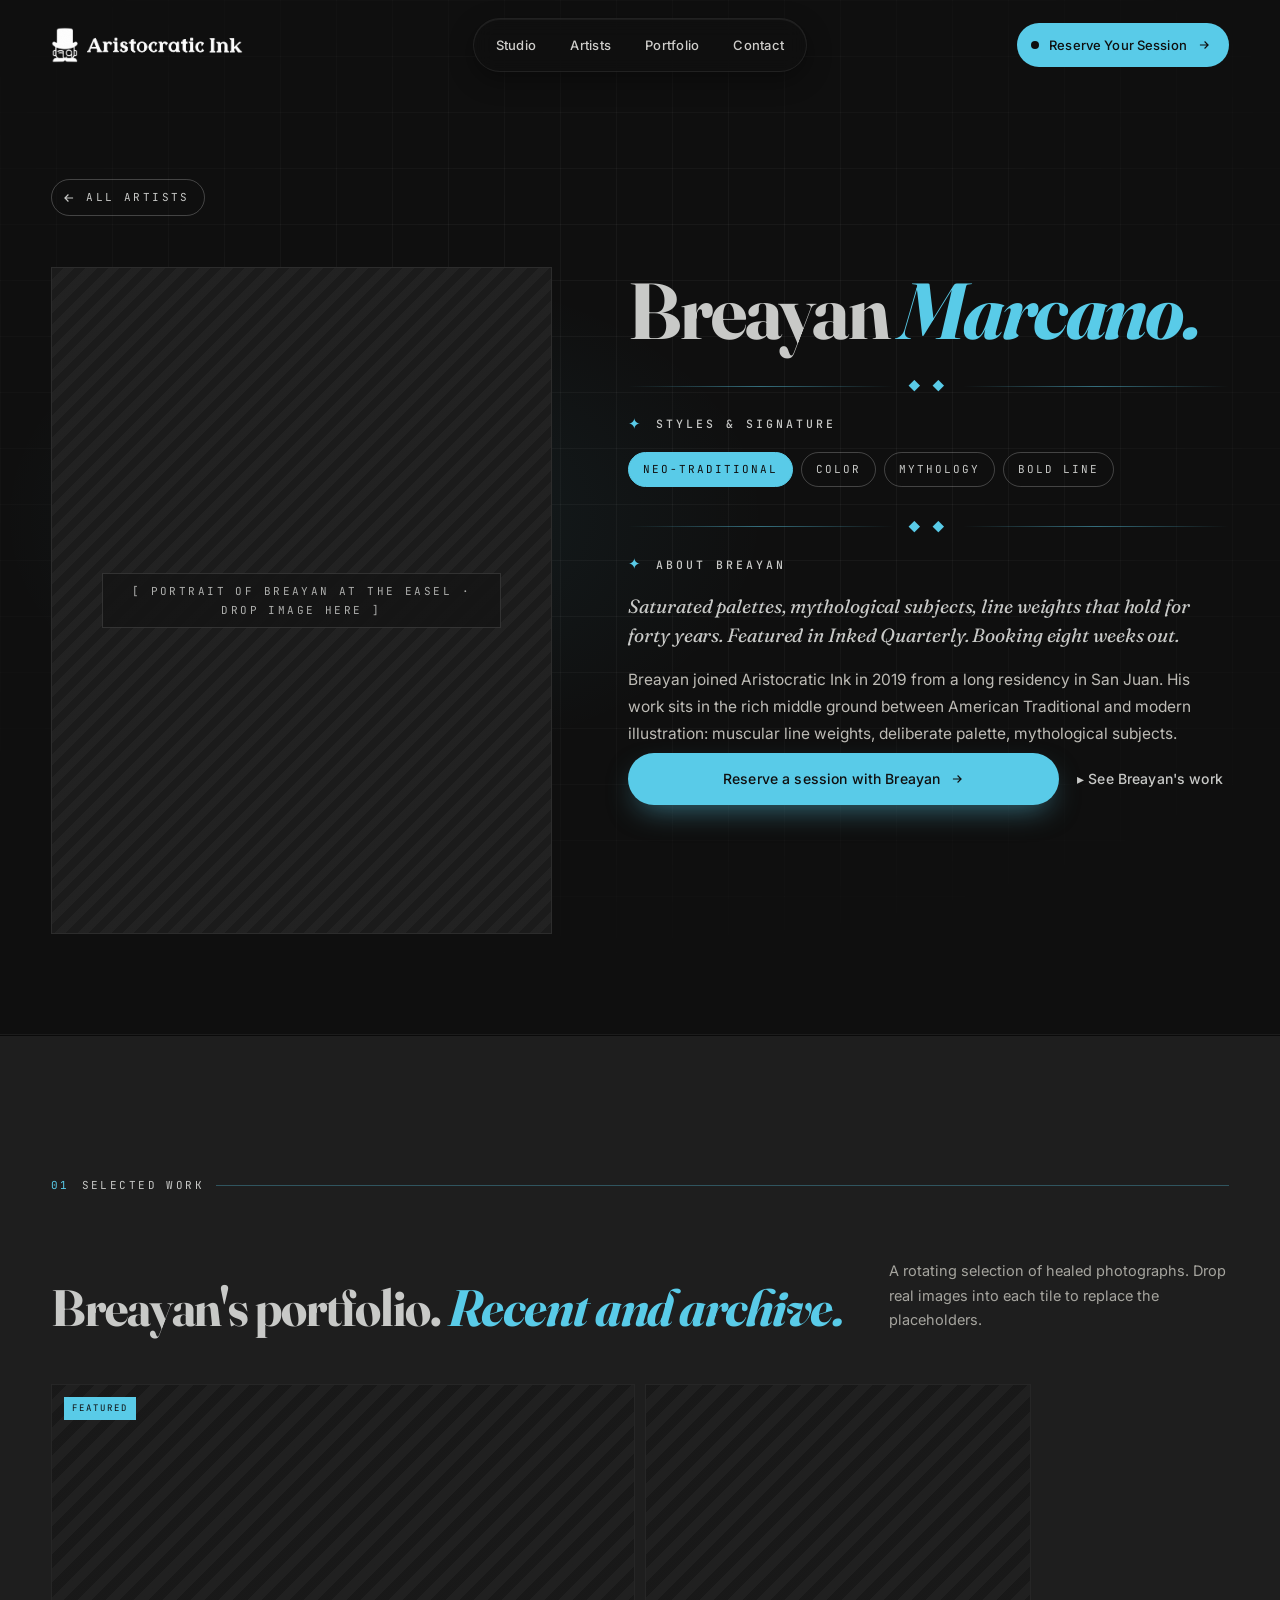
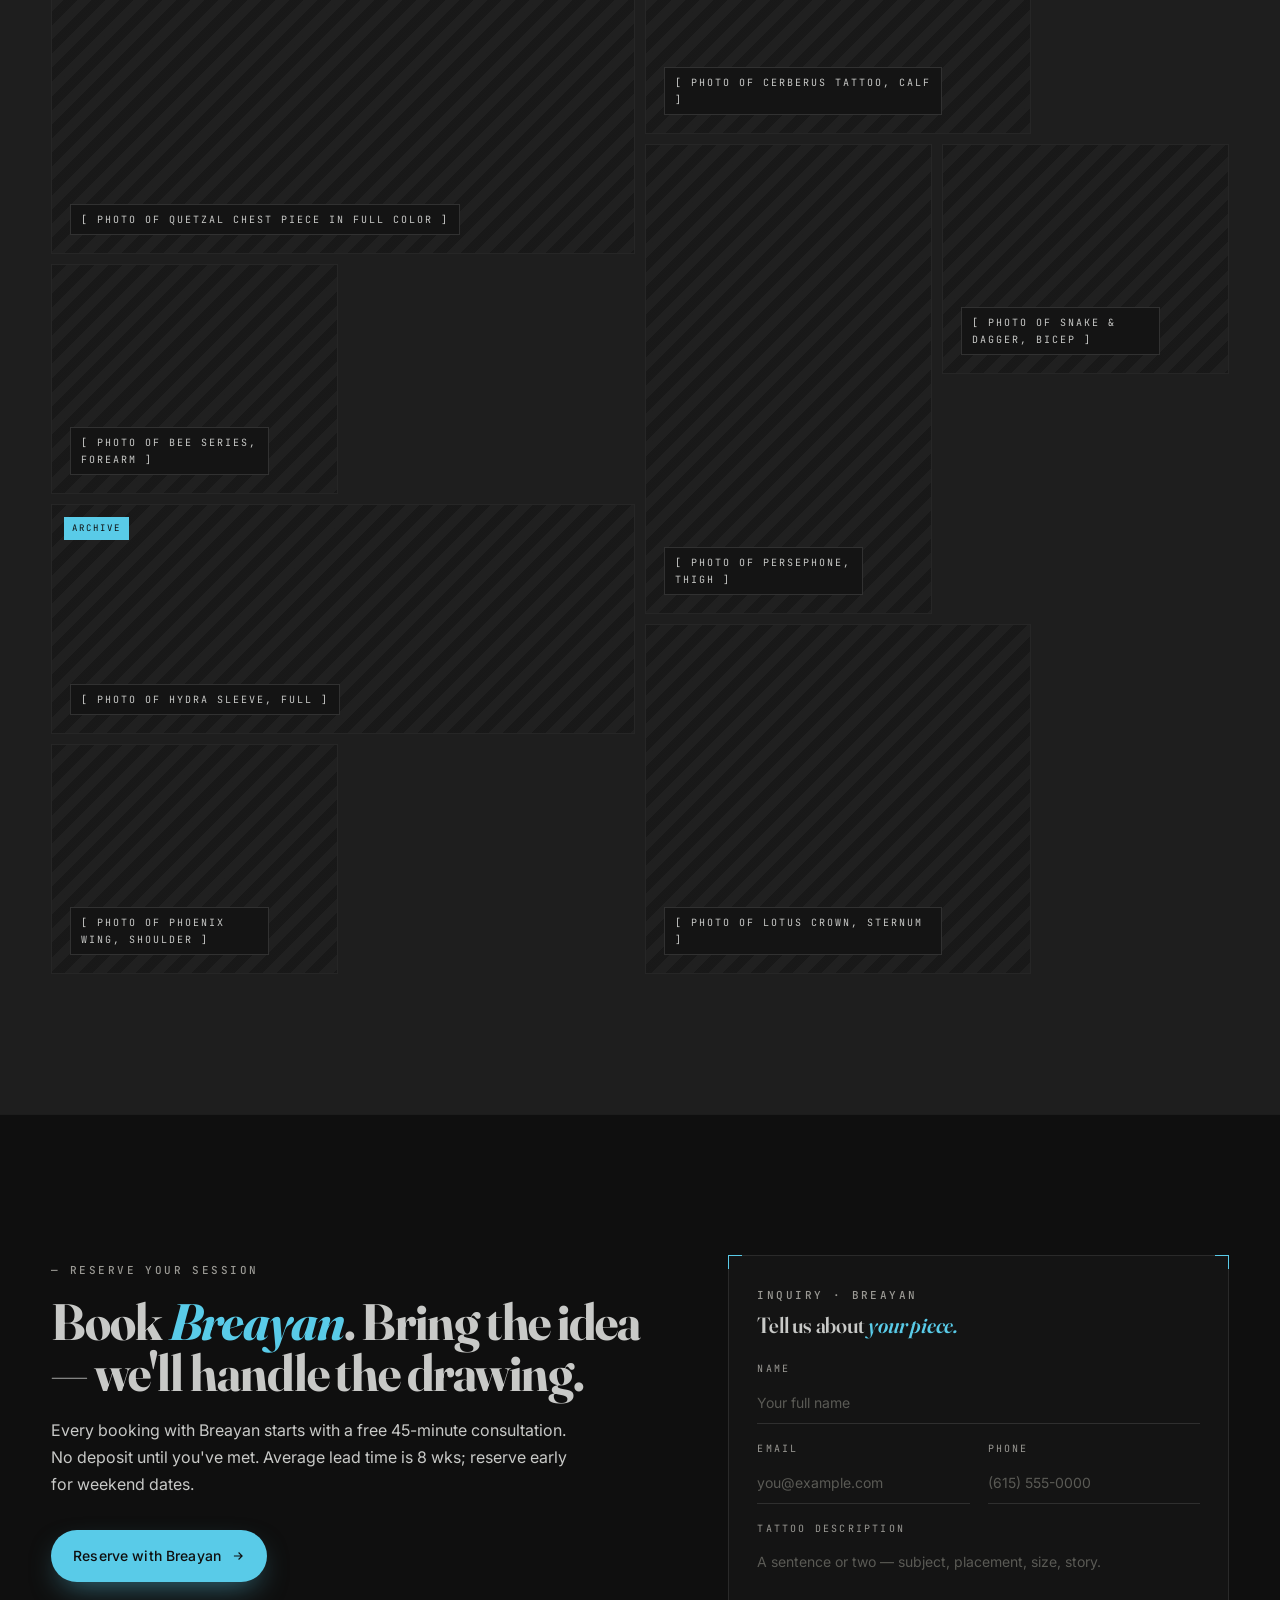
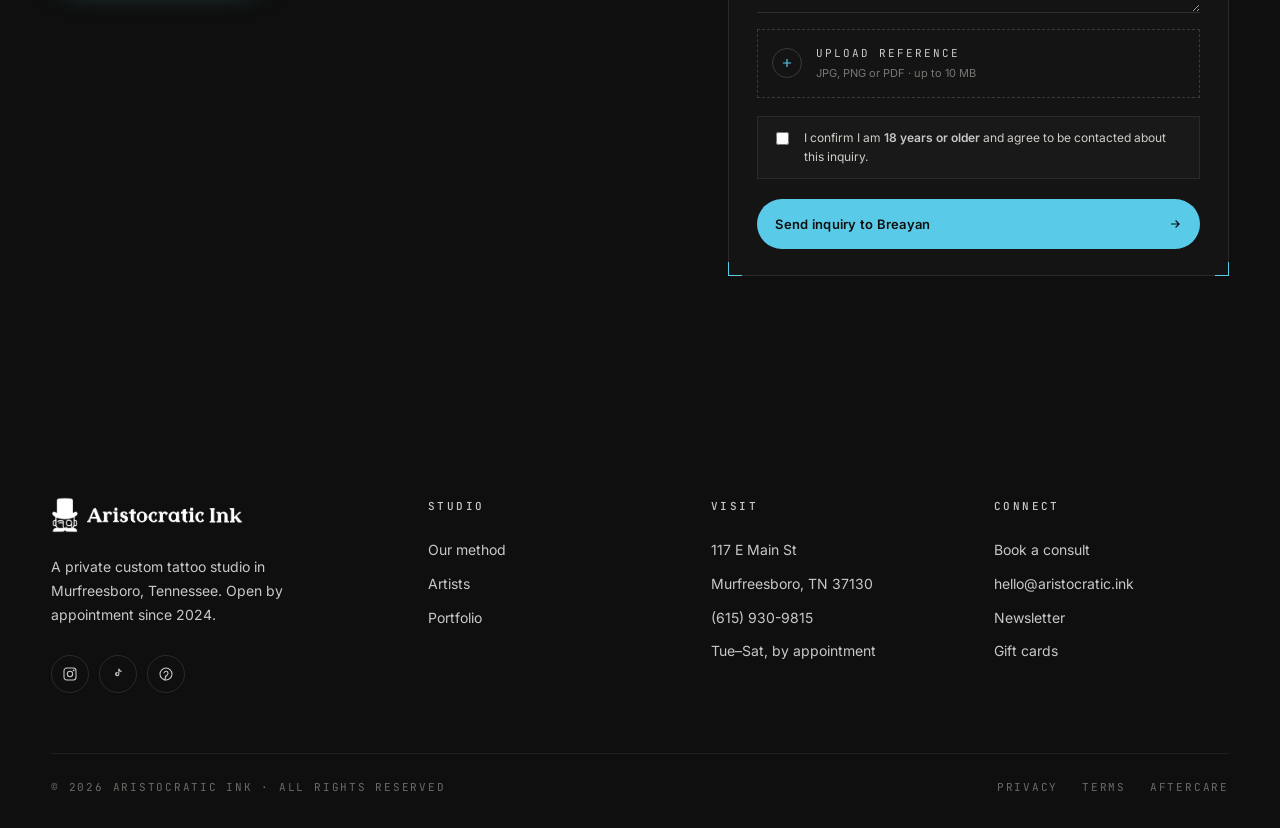
<file: artists/breayan.html>
<!doctype html>
<html lang="en">
<head>
<meta charset="utf-8" />
<meta name="viewport" content="width=device-width,initial-scale=1,viewport-fit=cover" />
<title>Breayan Marcano — Neo-Traditional · Color · Aristocratic Ink</title>
<meta name="description" content="Breayan Marcano — Neo-Traditional · Color at Aristocratic Ink, Murfreesboro TN. Saturated palettes, mythological subjects, line weights that hold for forty years. Featured in Inked Quarterly. Booking eight weeks out." />
<meta name="theme-color" content="#0F0F0F" />
<link rel="preconnect" href="https://fonts.googleapis.com" />
<link rel="preconnect" href="https://fonts.gstatic.com" crossorigin />
<link href="https://fonts.googleapis.com/css2?family=Fraunces:ital,opsz,wght@0,9..144,500;0,9..144,600;0,9..144,700;1,9..144,400;1,9..144,500;1,9..144,700&family=Inter:wght@300;400;500;600;700&family=JetBrains+Mono:wght@400;500&display=swap" rel="stylesheet" />
<link rel="stylesheet" href="../assets/artist.css" />
</head>
<body>

<a class="skip" href="#main">Skip to content</a>

<svg class="grain" aria-hidden="true"><filter id="n"><feTurbulence type="fractalNoise" baseFrequency="0.85" numOctaves="2" stitchTiles="stitch"/><feColorMatrix values="0 0 0 0 0  0 0 0 0 0  0 0 0 0 0  0 0 0 .4 0"/></filter><rect width="100%" height="100%" filter="url(#n)"/></svg>

<!-- NAV -->
<header class="nav" id="nav" role="banner">
  <a class="brand" href="../index.html" aria-label="Aristocratic Ink — home">
    <img class="brand-logo" src="../assets/logo-full.png" alt="Aristocratic Ink" />
  </a>
  <nav class="nav-pill" aria-label="Primary">
    <a href="../index.html#studio">Studio</a>
    <a href="../index.html#artists">Artists</a>
    <a href="../index.html#portfolio">Portfolio</a>
    <a href="../index.html#contact">Contact</a>
  </nav>
  <a class="nav-cta" href="../index.html#contact">
    <span class="live" aria-hidden="true"></span>
    Reserve Your Session
    <svg viewBox="0 0 24 24" fill="none" stroke="currentColor" stroke-width="2" aria-hidden="true"><path d="M5 12h14M13 6l6 6-6 6"/></svg>
  </a>
  <a class="burger" href="../index.html#artists" aria-label="Back to artists">
    <svg viewBox="0 0 24 24" fill="none" stroke="currentColor" stroke-width="2" aria-hidden="true"><path d="M19 12H5M11 18l-6-6 6-6"/></svg>
  </a>
</header>

<main id="main">

<!-- HERO -->
<section class="artist-hero">
  <div class="wrap">
    <a class="back" href="../index.html#artists">
      <svg viewBox="0 0 24 24" fill="none" stroke="currentColor" stroke-width="2"><path d="M19 12H5M11 18l-6-6 6-6"/></svg>
      All artists
    </a>
    <div class="artist-hero-grid">
      <div class="artist-left">
        <div class="artist-photo reveal">
          <span class="bl"></span><span class="br"></span>
          <div class="photo-placeholder"><span>[ Portrait of Breayan at the easel · drop image here ]</span></div>
        </div>
      </div>
      <div class="artist-meta">
        <h1 class="reveal">Breayan <em>Marcano.</em></h1>

        <div class="meta-divider reveal d1"><span>◆</span></div>

        <div class="meta-block reveal d1">
          <span class="meta-label"><span class="symbol">✦</span> Styles &amp; Signature</span>
          <div class="tags"><span class="accent">Neo-Traditional</span><span>Color</span><span>Mythology</span><span>Bold Line</span></div>
        </div>

        <div class="meta-divider reveal d2"><span>◆</span></div>

        <div class="meta-block reveal d2">
          <span class="meta-label"><span class="symbol">✦</span> About Breayan</span>
          <p class="lede">Saturated palettes, mythological subjects, line weights that hold for forty years. Featured in Inked Quarterly. Booking eight weeks out.</p>
          <p class="bio-brief">Breayan joined Aristocratic Ink in 2019 from a long residency in San Juan. His work sits in the rich middle ground between American Traditional and modern illustration: muscular line weights, deliberate palette, mythological subjects.</p>
        </div>

        <div class="cta-row reveal d3">
          <a class="btn btn-primary" href="#inquiry-form">
            Reserve a session with Breayan
            <svg viewBox="0 0 24 24" fill="none" stroke="currentColor" stroke-width="2"><path d="M5 12h14M13 6l6 6-6 6"/></svg>
          </a>
          <a class="btn btn-ghost" href="#works">▸ See Breayan's work</a>
        </div>
      </div>
    </div>
  </div>
</section>

<!-- WORKS -->
<section class="works" id="works">
  <div class="wrap">
    <div class="section-head reveal">
      <span class="num">01</span>
      <span class="label">Selected Work</span>
      <span class="rule"></span>
    </div>
    <div class="works-head">
      <h2 class="reveal">Breayan's portfolio. <em>Recent and archive.</em></h2>
      <p class="reveal d1">A rotating selection of healed photographs. Drop real images into each tile to replace the placeholders.</p>
    </div>
    <div class="works-mosaic reveal d2">
      
      <article class="work lg">
        <span class="badge">Featured</span>
        <div class="ph"><span class="ph-label">[ Photo of quetzal chest piece in full color ]</span></div>
        <div class="overlay"><div><span class="a">Quetzal, Chest</span><span class="b">Neo-Traditional · 16 hrs · 2025</span></div></div>
      </article>
      <article class="work md">
        
        <div class="ph"><span class="ph-label">[ Photo of cerberus tattoo, calf ]</span></div>
        <div class="overlay"><div><span class="a">Cerberus, Calf</span><span class="b">Color · 11 hrs · 2025</span></div></div>
      </article>
      <article class="work tall">
        
        <div class="ph"><span class="ph-label">[ Photo of persephone, thigh ]</span></div>
        <div class="overlay"><div><span class="a">Persephone</span><span class="b">Neo-Traditional · 14 hrs · 2024</span></div></div>
      </article>
      <article class="work sm">
        
        <div class="ph"><span class="ph-label">[ Photo of snake & dagger, bicep ]</span></div>
        <div class="overlay"><div><span class="a">Snake & Dagger</span><span class="b">Color · 5 hrs · 2025</span></div></div>
      </article>
      <article class="work sm">
        
        <div class="ph"><span class="ph-label">[ Photo of bee series, forearm ]</span></div>
        <div class="overlay"><div><span class="a">Bee Series</span><span class="b">Color · 3 hrs · 2024</span></div></div>
      </article>
      <article class="work wide">
        <span class="badge">Archive</span>
        <div class="ph"><span class="ph-label">[ Photo of hydra sleeve, full ]</span></div>
        <div class="overlay"><div><span class="a">Hydra Sleeve</span><span class="b">Neo-Traditional · 30 hrs · 2024</span></div></div>
      </article>
      <article class="work md">
        
        <div class="ph"><span class="ph-label">[ Photo of lotus crown, sternum ]</span></div>
        <div class="overlay"><div><span class="a">Lotus Crown</span><span class="b">Color · 8 hrs · 2025</span></div></div>
      </article>
      <article class="work sm">
        
        <div class="ph"><span class="ph-label">[ Photo of phoenix wing, shoulder ]</span></div>
        <div class="overlay"><div><span class="a">Phoenix Wing</span><span class="b">Color · 7 hrs · 2024</span></div></div>
      </article>
    </div>
  </div>
</section>

<!-- BOOK CTA -->
<section class="book-cta">
  <div class="wrap">
    <div class="grid">
      <div class="reveal">
        <span class="eyebrow" style="color:#9a9994;">— Reserve your session</span>
        <h2 style="margin-top:14px;">Book <em>Breayan</em>. Bring the idea — we'll handle the drawing.</h2>
        <p class="pitch">Every booking with Breayan starts with a free 45-minute consultation. No deposit until you've met. Average lead time is 8 wks; reserve early for weekend dates.</p>
        <div class="actions">
          <a class="btn btn-primary" href="#inquiry-form">
            Reserve with Breayan
            <svg viewBox="0 0 24 24" fill="none" stroke="currentColor" stroke-width="2"><path d="M5 12h14M13 6l6 6-6 6"/></svg>
          </a>
        </div>
      </div>
      <form class="inquiry reveal d1" id="inquiry-form" novalidate data-artist="Breayan">
        <span class="corner tl"></span><span class="corner tr"></span><span class="corner bl"></span><span class="corner br"></span>
        <span class="eyebrow">Inquiry · Breayan</span>
        <h3 class="title">Tell us about <em>your piece.</em></h3>

        <div class="field">
          <label for="iq-name">Name</label>
          <input id="iq-name" name="name" type="text" required placeholder="Your full name" autocomplete="name" />
        </div>

        <div class="row2">
          <div class="field">
            <label for="iq-email">Email</label>
            <input id="iq-email" name="email" type="email" required placeholder="you@example.com" autocomplete="email" />
          </div>
          <div class="field">
            <label for="iq-phone">Phone</label>
            <input id="iq-phone" name="phone" type="tel" required placeholder="(615) 555-0000" autocomplete="tel" />
          </div>
        </div>

        <div class="field">
          <label for="iq-idea">Tattoo description</label>
          <textarea id="iq-idea" name="idea" required placeholder="A sentence or two — subject, placement, size, story."></textarea>
        </div>

        <label class="file" for="iq-ref">
          <span class="ic">
            <svg viewBox="0 0 24 24" fill="none" stroke="currentColor" stroke-width="2"><path d="M12 5v14M5 12h14"/></svg>
          </span>
          <span class="ftext">
            <span class="l1" id="iq-ref-l1">Upload reference</span>
            <span class="l2" id="iq-ref-l2">JPG, PNG or PDF · up to 10 MB</span>
          </span>
          <input id="iq-ref" name="reference" type="file" accept="image/*,application/pdf" />
        </label>

        <label class="age-check">
          <input id="iq-age" name="age" type="checkbox" required />
          <span>I confirm I am <strong>18 years or older</strong> and agree to be contacted about this inquiry.</span>
        </label>

        <button class="submit" type="submit">
          Send inquiry to Breayan
          <svg viewBox="0 0 24 24" fill="none" stroke="currentColor" stroke-width="2"><path d="M5 12h14M13 6l6 6-6 6"/></svg>
        </button>

        <div class="success" id="inquiry-success" role="status" aria-live="polite">
          Thank you. Your inquiry is on its way to <strong>Breayan</strong>. We'll write back within one business day.
        </div>
      </form>
    </div>
  </div>
</section>

</main>

<!-- FOOTER -->
<footer>
  <div class="wrap">
    <div class="foot-grid">
      <div class="foot-brand">
        <a class="brand" href="../index.html" aria-label="Aristocratic Ink — home">
          <img class="brand-logo" src="../assets/logo-full.png" alt="Aristocratic Ink" />
        </a>
        <p>A private custom tattoo studio in Murfreesboro, Tennessee. Open by appointment since 2024.</p>
        <div class="socials">
          <a href="#" aria-label="Instagram"><svg viewBox="0 0 24 24" fill="none" stroke="currentColor" stroke-width="1.6"><rect x="3" y="3" width="18" height="18" rx="4"/><circle cx="12" cy="12" r="4"/><circle cx="17.5" cy="6.5" r=".6" fill="currentColor"/></svg></a>
          <a href="#" aria-label="TikTok"><svg viewBox="0 0 24 24" fill="currentColor"><path d="M14 4v8.2a3.2 3.2 0 1 1-2.6-3.14V11a1.2 1.2 0 1 0 1 1.2V4h2a3 3 0 0 0 3 3v2a5 5 0 0 1-3.4-1.34V4z"/></svg></a>
          <a href="#" aria-label="Pinterest"><svg viewBox="0 0 24 24" fill="none" stroke="currentColor" stroke-width="1.6"><circle cx="12" cy="12" r="9"/><path d="M10 22l2-8"/><path d="M9 11a3 3 0 1 1 5 2c-1 2-3 2-3 4"/></svg></a>
        </div>
      </div>
      <div class="foot-col">
        <h4>Studio</h4>
        <ul>
          <li><a href="../index.html#solution">Our method</a></li>
          <li><a href="../index.html#artists">Artists</a></li>
          <li><a href="../index.html#portfolio">Portfolio</a></li>
        </ul>
      </div>
      <div class="foot-col">
        <h4>Visit</h4>
        <ul>
          <li>117 E Main St</li>
          <li>Murfreesboro, TN 37130</li>
          <li>(615) 930-9815</li>
          <li>Tue–Sat, by appointment</li>
        </ul>
      </div>
      <div class="foot-col">
        <h4>Connect</h4>
        <ul>
          <li><a href="../index.html#contact">Book a consult</a></li>
          <li><a href="mailto:hello@aristocratic.ink">hello@aristocratic.ink</a></li>
          <li><a href="#">Newsletter</a></li>
          <li><a href="#">Gift cards</a></li>
        </ul>
      </div>
    </div>
    <div class="foot-strip">
      <span class="copy">© 2026 Aristocratic Ink · All rights reserved</span>
      <div class="legal">
        <a href="#">Privacy</a>
        <a href="#">Terms</a>
        <a href="#">Aftercare</a>
      </div>
    </div>
  </div>
</footer>

<script>
(function(){
  const nav = document.getElementById('nav');
  const onScroll = () => {
    if (window.scrollY > 24) nav.classList.add('scrolled'); else nav.classList.remove('scrolled');
  };
  document.addEventListener('scroll', onScroll, { passive:true });
  onScroll();

  const io = new IntersectionObserver((entries) => {
    entries.forEach(en => {
      if (en.isIntersecting) {
        en.target.classList.add('in');
        io.unobserve(en.target);
      }
    });
  }, { rootMargin: '0px 0px -8% 0px', threshold: .04 });
  document.querySelectorAll('.reveal').forEach(el => io.observe(el));

  document.querySelectorAll('a[href^="#"]').forEach(a => {
    a.addEventListener('click', (e) => {
      const id = a.getAttribute('href').slice(1);
      const target = id && document.getElementById(id);
      if (!target) return;
      e.preventDefault();
      const top = target.getBoundingClientRect().top + window.scrollY - 70;
      window.scrollTo({ top, behavior: 'smooth' });
    });
  });

  // Inquiry form
  const iform = document.getElementById('inquiry-form');
  if (iform) {
    const fileInput = document.getElementById('iq-ref');
    const fileL1 = document.getElementById('iq-ref-l1');
    const fileL2 = document.getElementById('iq-ref-l2');
    fileInput && fileInput.addEventListener('change', () => {
      const f = fileInput.files && fileInput.files[0];
      if (f) {
        fileL1.textContent = 'Reference attached';
        const kb = Math.max(1, Math.round(f.size/1024));
        const size = kb > 1024 ? (kb/1024).toFixed(1) + ' MB' : kb + ' KB';
        fileL2.textContent = f.name + ' · ' + size;
      } else {
        fileL1.textContent = 'Upload reference';
        fileL2.textContent = 'JPG, PNG or PDF · up to 10 MB';
      }
    });
    iform.addEventListener('submit', (e) => {
      e.preventDefault();
      if (!iform.checkValidity()) { iform.reportValidity(); return; }
      const success = document.getElementById('inquiry-success');
      success.classList.add('show');
      iform.querySelectorAll('input, textarea, button.submit').forEach(el => el.disabled = true);
      const top = success.getBoundingClientRect().top + window.scrollY - 100;
      window.scrollTo({ top, behavior:'smooth' });
    });
  }
})();
</script>
</body>
</html>
</file>
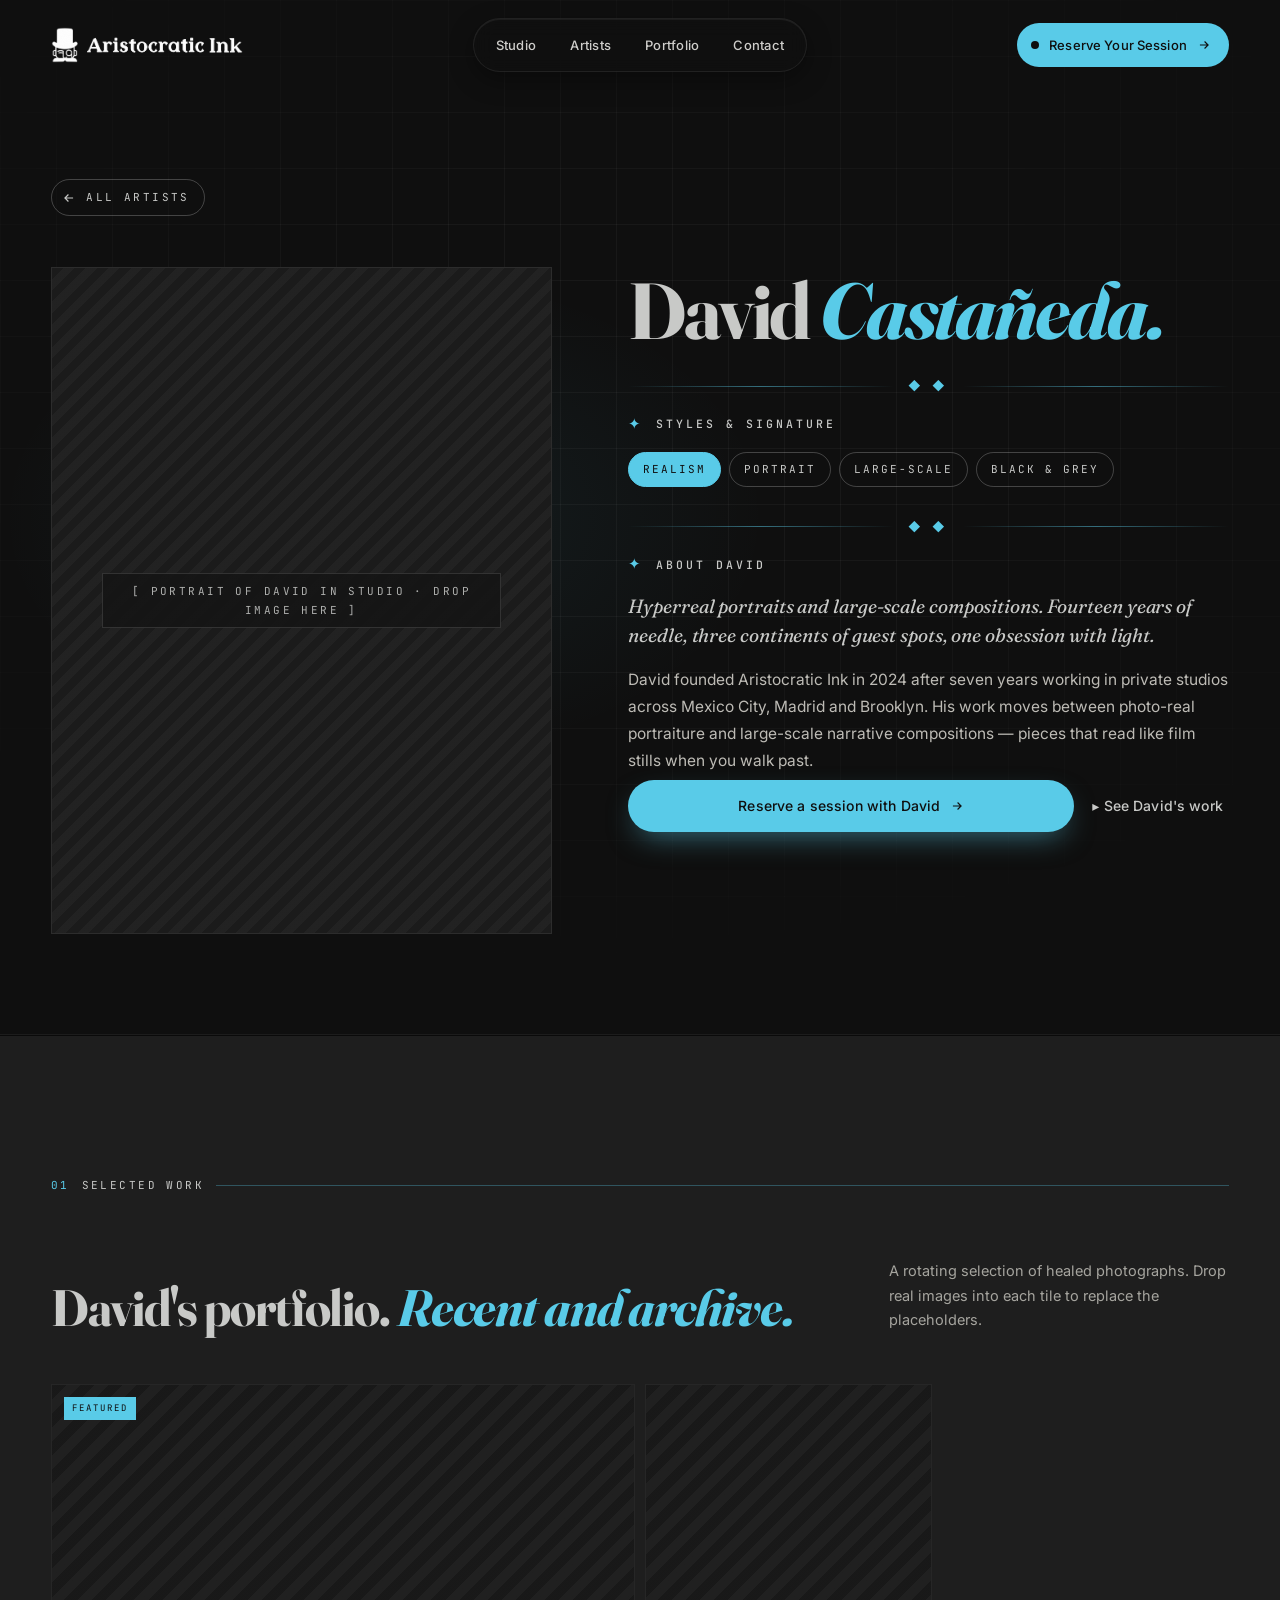
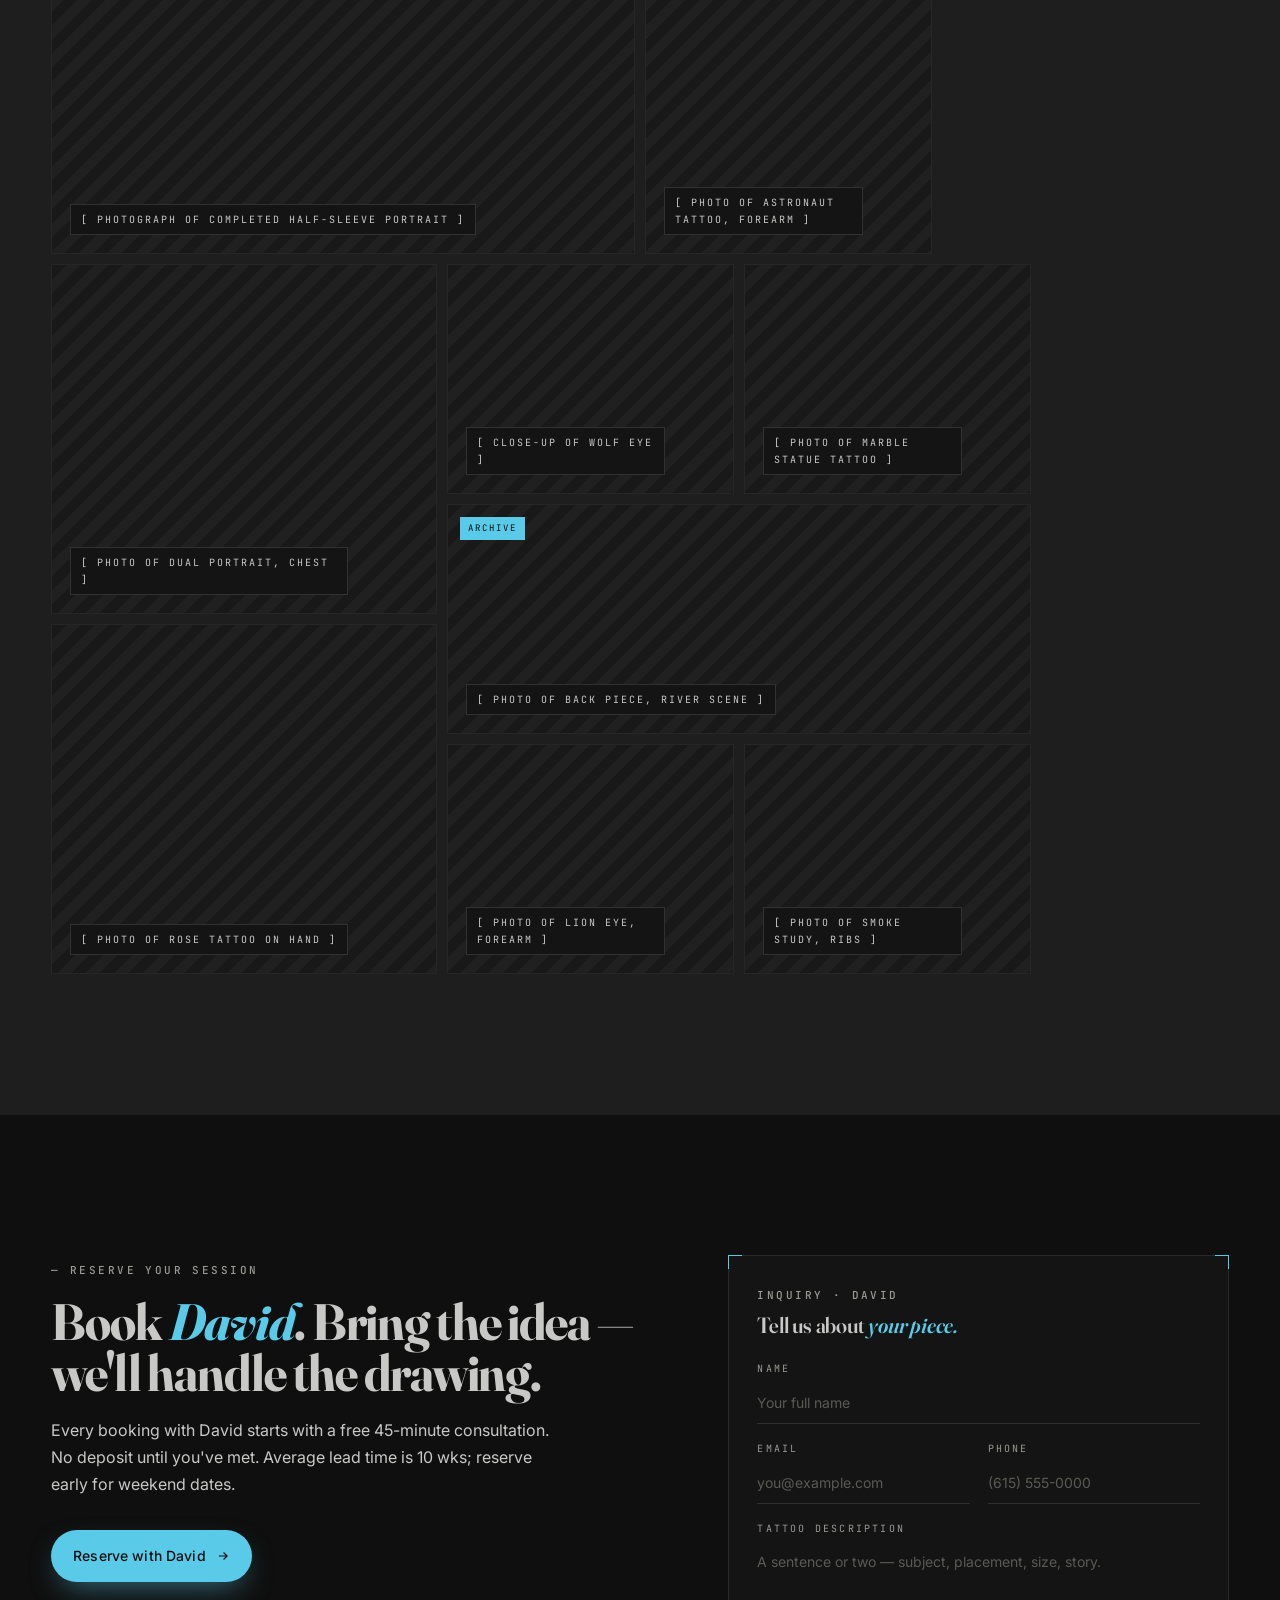
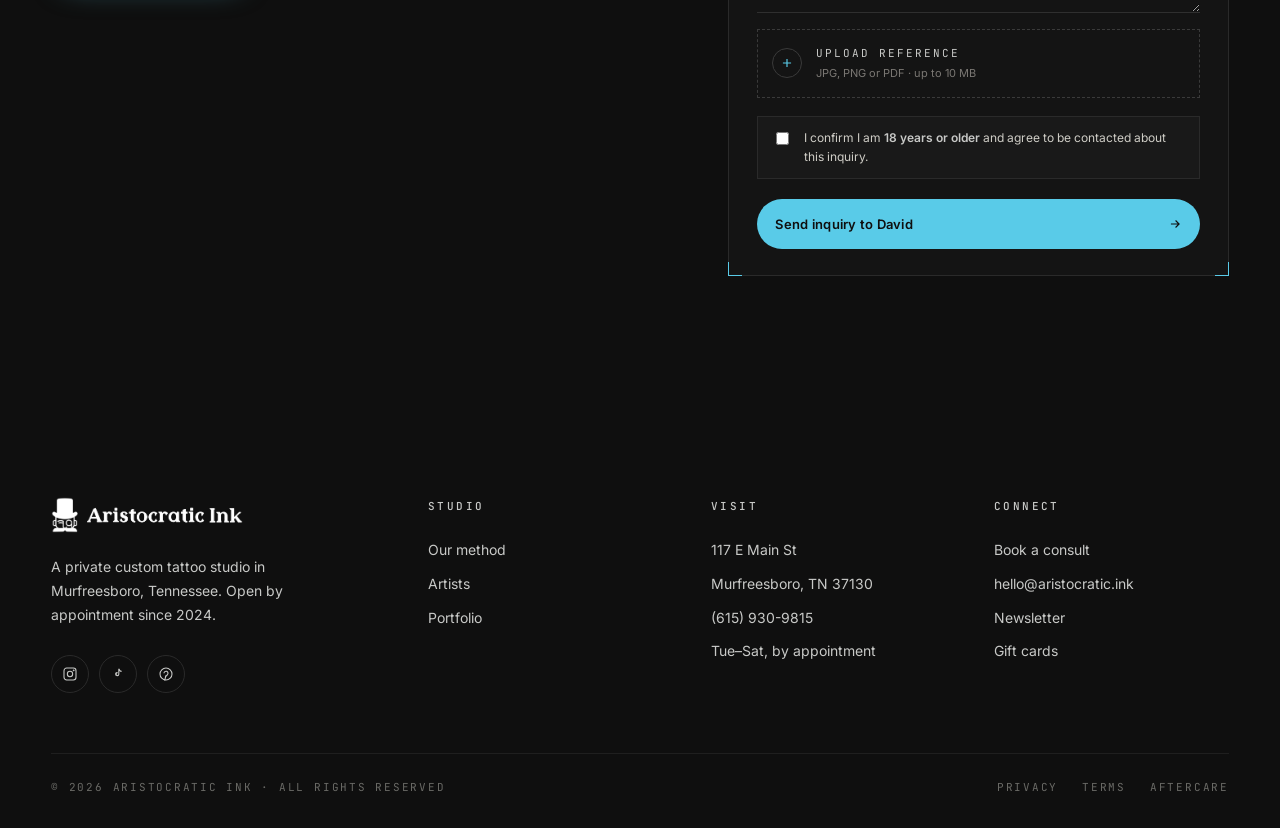
<file: artists/david.html>
<!doctype html>
<html lang="en">
<head>
<meta charset="utf-8" />
<meta name="viewport" content="width=device-width,initial-scale=1,viewport-fit=cover" />
<title>David Castañeda — Realism · Portrait · Aristocratic Ink</title>
<meta name="description" content="David Castañeda — Realism · Portrait at Aristocratic Ink, Murfreesboro TN. Hyperreal portraits and large-scale compositions. Fourteen years of needle, three continents of guest spots, one obsession with light." />
<meta name="theme-color" content="#0F0F0F" />
<link rel="preconnect" href="https://fonts.googleapis.com" />
<link rel="preconnect" href="https://fonts.gstatic.com" crossorigin />
<link href="https://fonts.googleapis.com/css2?family=Fraunces:ital,opsz,wght@0,9..144,500;0,9..144,600;0,9..144,700;1,9..144,400;1,9..144,500;1,9..144,700&family=Inter:wght@300;400;500;600;700&family=JetBrains+Mono:wght@400;500&display=swap" rel="stylesheet" />
<link rel="stylesheet" href="../assets/artist.css" />
</head>
<body>

<a class="skip" href="#main">Skip to content</a>

<svg class="grain" aria-hidden="true"><filter id="n"><feTurbulence type="fractalNoise" baseFrequency="0.85" numOctaves="2" stitchTiles="stitch"/><feColorMatrix values="0 0 0 0 0  0 0 0 0 0  0 0 0 0 0  0 0 0 .4 0"/></filter><rect width="100%" height="100%" filter="url(#n)"/></svg>

<!-- NAV -->
<header class="nav" id="nav" role="banner">
  <a class="brand" href="../index.html" aria-label="Aristocratic Ink — home">
    <img class="brand-logo" src="../assets/logo-full.png" alt="Aristocratic Ink" />
  </a>
  <nav class="nav-pill" aria-label="Primary">
    <a href="../index.html#studio">Studio</a>
    <a href="../index.html#artists">Artists</a>
    <a href="../index.html#portfolio">Portfolio</a>
    <a href="../index.html#contact">Contact</a>
  </nav>
  <a class="nav-cta" href="../index.html#contact">
    <span class="live" aria-hidden="true"></span>
    Reserve Your Session
    <svg viewBox="0 0 24 24" fill="none" stroke="currentColor" stroke-width="2" aria-hidden="true"><path d="M5 12h14M13 6l6 6-6 6"/></svg>
  </a>
  <a class="burger" href="../index.html#artists" aria-label="Back to artists">
    <svg viewBox="0 0 24 24" fill="none" stroke="currentColor" stroke-width="2" aria-hidden="true"><path d="M19 12H5M11 18l-6-6 6-6"/></svg>
  </a>
</header>

<main id="main">

<!-- HERO -->
<section class="artist-hero">
  <div class="wrap">
    <a class="back" href="../index.html#artists">
      <svg viewBox="0 0 24 24" fill="none" stroke="currentColor" stroke-width="2"><path d="M19 12H5M11 18l-6-6 6-6"/></svg>
      All artists
    </a>
    <div class="artist-hero-grid">
      <div class="artist-left">
        <div class="artist-photo reveal">
          <span class="bl"></span><span class="br"></span>
          <div class="photo-placeholder"><span>[ Portrait of David in studio · drop image here ]</span></div>
        </div>
      </div>
      <div class="artist-meta">
        <h1 class="reveal">David <em>Castañeda.</em></h1>

        <div class="meta-divider reveal d1"><span>◆</span></div>

        <div class="meta-block reveal d1">
          <span class="meta-label"><span class="symbol">✦</span> Styles &amp; Signature</span>
          <div class="tags"><span class="accent">Realism</span><span>Portrait</span><span>Large-scale</span><span>Black & Grey</span></div>
        </div>

        <div class="meta-divider reveal d2"><span>◆</span></div>

        <div class="meta-block reveal d2">
          <span class="meta-label"><span class="symbol">✦</span> About David</span>
          <p class="lede">Hyperreal portraits and large-scale compositions. Fourteen years of needle, three continents of guest spots, one obsession with light.</p>
          <p class="bio-brief">David founded Aristocratic Ink in 2024 after seven years working in private studios across Mexico City, Madrid and Brooklyn. His work moves between photo-real portraiture and large-scale narrative compositions — pieces that read like film stills when you walk past.</p>
        </div>

        <div class="cta-row reveal d3">
          <a class="btn btn-primary" href="#inquiry-form">
            Reserve a session with David
            <svg viewBox="0 0 24 24" fill="none" stroke="currentColor" stroke-width="2"><path d="M5 12h14M13 6l6 6-6 6"/></svg>
          </a>
          <a class="btn btn-ghost" href="#works">▸ See David's work</a>
        </div>
      </div>
    </div>
  </div>
</section>

<!-- WORKS -->
<section class="works" id="works">
  <div class="wrap">
    <div class="section-head reveal">
      <span class="num">01</span>
      <span class="label">Selected Work</span>
      <span class="rule"></span>
    </div>
    <div class="works-head">
      <h2 class="reveal">David's portfolio. <em>Recent and archive.</em></h2>
      <p class="reveal d1">A rotating selection of healed photographs. Drop real images into each tile to replace the placeholders.</p>
    </div>
    <div class="works-mosaic reveal d2">
      
      <article class="work lg">
        <span class="badge">Featured</span>
        <div class="ph"><span class="ph-label">[ Photograph of completed half-sleeve portrait ]</span></div>
        <div class="overlay"><div><span class="a">Marlene, Half Sleeve</span><span class="b">Black & Grey · 18 hrs · 2025</span></div></div>
      </article>
      <article class="work tall">
        
        <div class="ph"><span class="ph-label">[ Photo of astronaut tattoo, forearm ]</span></div>
        <div class="overlay"><div><span class="a">Astronaut, Forearm</span><span class="b">Realism · 9 hrs · 2024</span></div></div>
      </article>
      <article class="work md">
        
        <div class="ph"><span class="ph-label">[ Photo of dual portrait, chest ]</span></div>
        <div class="overlay"><div><span class="a">Father & Son</span><span class="b">Portrait · 14 hrs · 2024</span></div></div>
      </article>
      <article class="work sm">
        
        <div class="ph"><span class="ph-label">[ Close-up of wolf eye ]</span></div>
        <div class="overlay"><div><span class="a">Wolf Eye</span><span class="b">Realism · 5 hrs · 2025</span></div></div>
      </article>
      <article class="work sm">
        
        <div class="ph"><span class="ph-label">[ Photo of marble statue tattoo ]</span></div>
        <div class="overlay"><div><span class="a">Statue, Shoulder</span><span class="b">Black & Grey · 7 hrs · 2024</span></div></div>
      </article>
      <article class="work wide">
        <span class="badge">Archive</span>
        <div class="ph"><span class="ph-label">[ Photo of back piece, river scene ]</span></div>
        <div class="overlay"><div><span class="a">River Scene, Back</span><span class="b">Narrative · 24 hrs · 2023</span></div></div>
      </article>
      <article class="work md">
        
        <div class="ph"><span class="ph-label">[ Photo of rose tattoo on hand ]</span></div>
        <div class="overlay"><div><span class="a">Rose Hand</span><span class="b">Black & Grey · 4 hrs · 2025</span></div></div>
      </article>
      <article class="work sm">
        
        <div class="ph"><span class="ph-label">[ Photo of lion eye, forearm ]</span></div>
        <div class="overlay"><div><span class="a">Lion Eye</span><span class="b">Realism · 6 hrs · 2024</span></div></div>
      </article>
      <article class="work sm">
        
        <div class="ph"><span class="ph-label">[ Photo of smoke study, ribs ]</span></div>
        <div class="overlay"><div><span class="a">Smoke Study</span><span class="b">Black & Grey · 5 hrs · 2025</span></div></div>
      </article>
    </div>
  </div>
</section>

<!-- BOOK CTA -->
<section class="book-cta">
  <div class="wrap">
    <div class="grid">
      <div class="reveal">
        <span class="eyebrow" style="color:#9a9994;">— Reserve your session</span>
        <h2 style="margin-top:14px;">Book <em>David</em>. Bring the idea — we'll handle the drawing.</h2>
        <p class="pitch">Every booking with David starts with a free 45-minute consultation. No deposit until you've met. Average lead time is 10 wks; reserve early for weekend dates.</p>
        <div class="actions">
          <a class="btn btn-primary" href="#inquiry-form">
            Reserve with David
            <svg viewBox="0 0 24 24" fill="none" stroke="currentColor" stroke-width="2"><path d="M5 12h14M13 6l6 6-6 6"/></svg>
          </a>
        </div>
      </div>
      <form class="inquiry reveal d1" id="inquiry-form" novalidate data-artist="David">
        <span class="corner tl"></span><span class="corner tr"></span><span class="corner bl"></span><span class="corner br"></span>
        <span class="eyebrow">Inquiry · David</span>
        <h3 class="title">Tell us about <em>your piece.</em></h3>

        <div class="field">
          <label for="iq-name">Name</label>
          <input id="iq-name" name="name" type="text" required placeholder="Your full name" autocomplete="name" />
        </div>

        <div class="row2">
          <div class="field">
            <label for="iq-email">Email</label>
            <input id="iq-email" name="email" type="email" required placeholder="you@example.com" autocomplete="email" />
          </div>
          <div class="field">
            <label for="iq-phone">Phone</label>
            <input id="iq-phone" name="phone" type="tel" required placeholder="(615) 555-0000" autocomplete="tel" />
          </div>
        </div>

        <div class="field">
          <label for="iq-idea">Tattoo description</label>
          <textarea id="iq-idea" name="idea" required placeholder="A sentence or two — subject, placement, size, story."></textarea>
        </div>

        <label class="file" for="iq-ref">
          <span class="ic">
            <svg viewBox="0 0 24 24" fill="none" stroke="currentColor" stroke-width="2"><path d="M12 5v14M5 12h14"/></svg>
          </span>
          <span class="ftext">
            <span class="l1" id="iq-ref-l1">Upload reference</span>
            <span class="l2" id="iq-ref-l2">JPG, PNG or PDF · up to 10 MB</span>
          </span>
          <input id="iq-ref" name="reference" type="file" accept="image/*,application/pdf" />
        </label>

        <label class="age-check">
          <input id="iq-age" name="age" type="checkbox" required />
          <span>I confirm I am <strong>18 years or older</strong> and agree to be contacted about this inquiry.</span>
        </label>

        <button class="submit" type="submit">
          Send inquiry to David
          <svg viewBox="0 0 24 24" fill="none" stroke="currentColor" stroke-width="2"><path d="M5 12h14M13 6l6 6-6 6"/></svg>
        </button>

        <div class="success" id="inquiry-success" role="status" aria-live="polite">
          Thank you. Your inquiry is on its way to <strong>David</strong>. We'll write back within one business day.
        </div>
      </form>
    </div>
  </div>
</section>

</main>

<!-- FOOTER -->
<footer>
  <div class="wrap">
    <div class="foot-grid">
      <div class="foot-brand">
        <a class="brand" href="../index.html" aria-label="Aristocratic Ink — home">
          <img class="brand-logo" src="../assets/logo-full.png" alt="Aristocratic Ink" />
        </a>
        <p>A private custom tattoo studio in Murfreesboro, Tennessee. Open by appointment since 2024.</p>
        <div class="socials">
          <a href="#" aria-label="Instagram"><svg viewBox="0 0 24 24" fill="none" stroke="currentColor" stroke-width="1.6"><rect x="3" y="3" width="18" height="18" rx="4"/><circle cx="12" cy="12" r="4"/><circle cx="17.5" cy="6.5" r=".6" fill="currentColor"/></svg></a>
          <a href="#" aria-label="TikTok"><svg viewBox="0 0 24 24" fill="currentColor"><path d="M14 4v8.2a3.2 3.2 0 1 1-2.6-3.14V11a1.2 1.2 0 1 0 1 1.2V4h2a3 3 0 0 0 3 3v2a5 5 0 0 1-3.4-1.34V4z"/></svg></a>
          <a href="#" aria-label="Pinterest"><svg viewBox="0 0 24 24" fill="none" stroke="currentColor" stroke-width="1.6"><circle cx="12" cy="12" r="9"/><path d="M10 22l2-8"/><path d="M9 11a3 3 0 1 1 5 2c-1 2-3 2-3 4"/></svg></a>
        </div>
      </div>
      <div class="foot-col">
        <h4>Studio</h4>
        <ul>
          <li><a href="../index.html#solution">Our method</a></li>
          <li><a href="../index.html#artists">Artists</a></li>
          <li><a href="../index.html#portfolio">Portfolio</a></li>
        </ul>
      </div>
      <div class="foot-col">
        <h4>Visit</h4>
        <ul>
          <li>117 E Main St</li>
          <li>Murfreesboro, TN 37130</li>
          <li>(615) 930-9815</li>
          <li>Tue–Sat, by appointment</li>
        </ul>
      </div>
      <div class="foot-col">
        <h4>Connect</h4>
        <ul>
          <li><a href="../index.html#contact">Book a consult</a></li>
          <li><a href="mailto:hello@aristocratic.ink">hello@aristocratic.ink</a></li>
          <li><a href="#">Newsletter</a></li>
          <li><a href="#">Gift cards</a></li>
        </ul>
      </div>
    </div>
    <div class="foot-strip">
      <span class="copy">© 2026 Aristocratic Ink · All rights reserved</span>
      <div class="legal">
        <a href="#">Privacy</a>
        <a href="#">Terms</a>
        <a href="#">Aftercare</a>
      </div>
    </div>
  </div>
</footer>

<script>
(function(){
  const nav = document.getElementById('nav');
  const onScroll = () => {
    if (window.scrollY > 24) nav.classList.add('scrolled'); else nav.classList.remove('scrolled');
  };
  document.addEventListener('scroll', onScroll, { passive:true });
  onScroll();

  const io = new IntersectionObserver((entries) => {
    entries.forEach(en => {
      if (en.isIntersecting) {
        en.target.classList.add('in');
        io.unobserve(en.target);
      }
    });
  }, { rootMargin: '0px 0px -8% 0px', threshold: .04 });
  document.querySelectorAll('.reveal').forEach(el => io.observe(el));

  document.querySelectorAll('a[href^="#"]').forEach(a => {
    a.addEventListener('click', (e) => {
      const id = a.getAttribute('href').slice(1);
      const target = id && document.getElementById(id);
      if (!target) return;
      e.preventDefault();
      const top = target.getBoundingClientRect().top + window.scrollY - 70;
      window.scrollTo({ top, behavior: 'smooth' });
    });
  });

  // Inquiry form
  const iform = document.getElementById('inquiry-form');
  if (iform) {
    const fileInput = document.getElementById('iq-ref');
    const fileL1 = document.getElementById('iq-ref-l1');
    const fileL2 = document.getElementById('iq-ref-l2');
    fileInput && fileInput.addEventListener('change', () => {
      const f = fileInput.files && fileInput.files[0];
      if (f) {
        fileL1.textContent = 'Reference attached';
        const kb = Math.max(1, Math.round(f.size/1024));
        const size = kb > 1024 ? (kb/1024).toFixed(1) + ' MB' : kb + ' KB';
        fileL2.textContent = f.name + ' · ' + size;
      } else {
        fileL1.textContent = 'Upload reference';
        fileL2.textContent = 'JPG, PNG or PDF · up to 10 MB';
      }
    });
    iform.addEventListener('submit', (e) => {
      e.preventDefault();
      if (!iform.checkValidity()) { iform.reportValidity(); return; }
      const success = document.getElementById('inquiry-success');
      success.classList.add('show');
      iform.querySelectorAll('input, textarea, button.submit').forEach(el => el.disabled = true);
      const top = success.getBoundingClientRect().top + window.scrollY - 100;
      window.scrollTo({ top, behavior:'smooth' });
    });
  }
})();
</script>
</body>
</html>
</file>
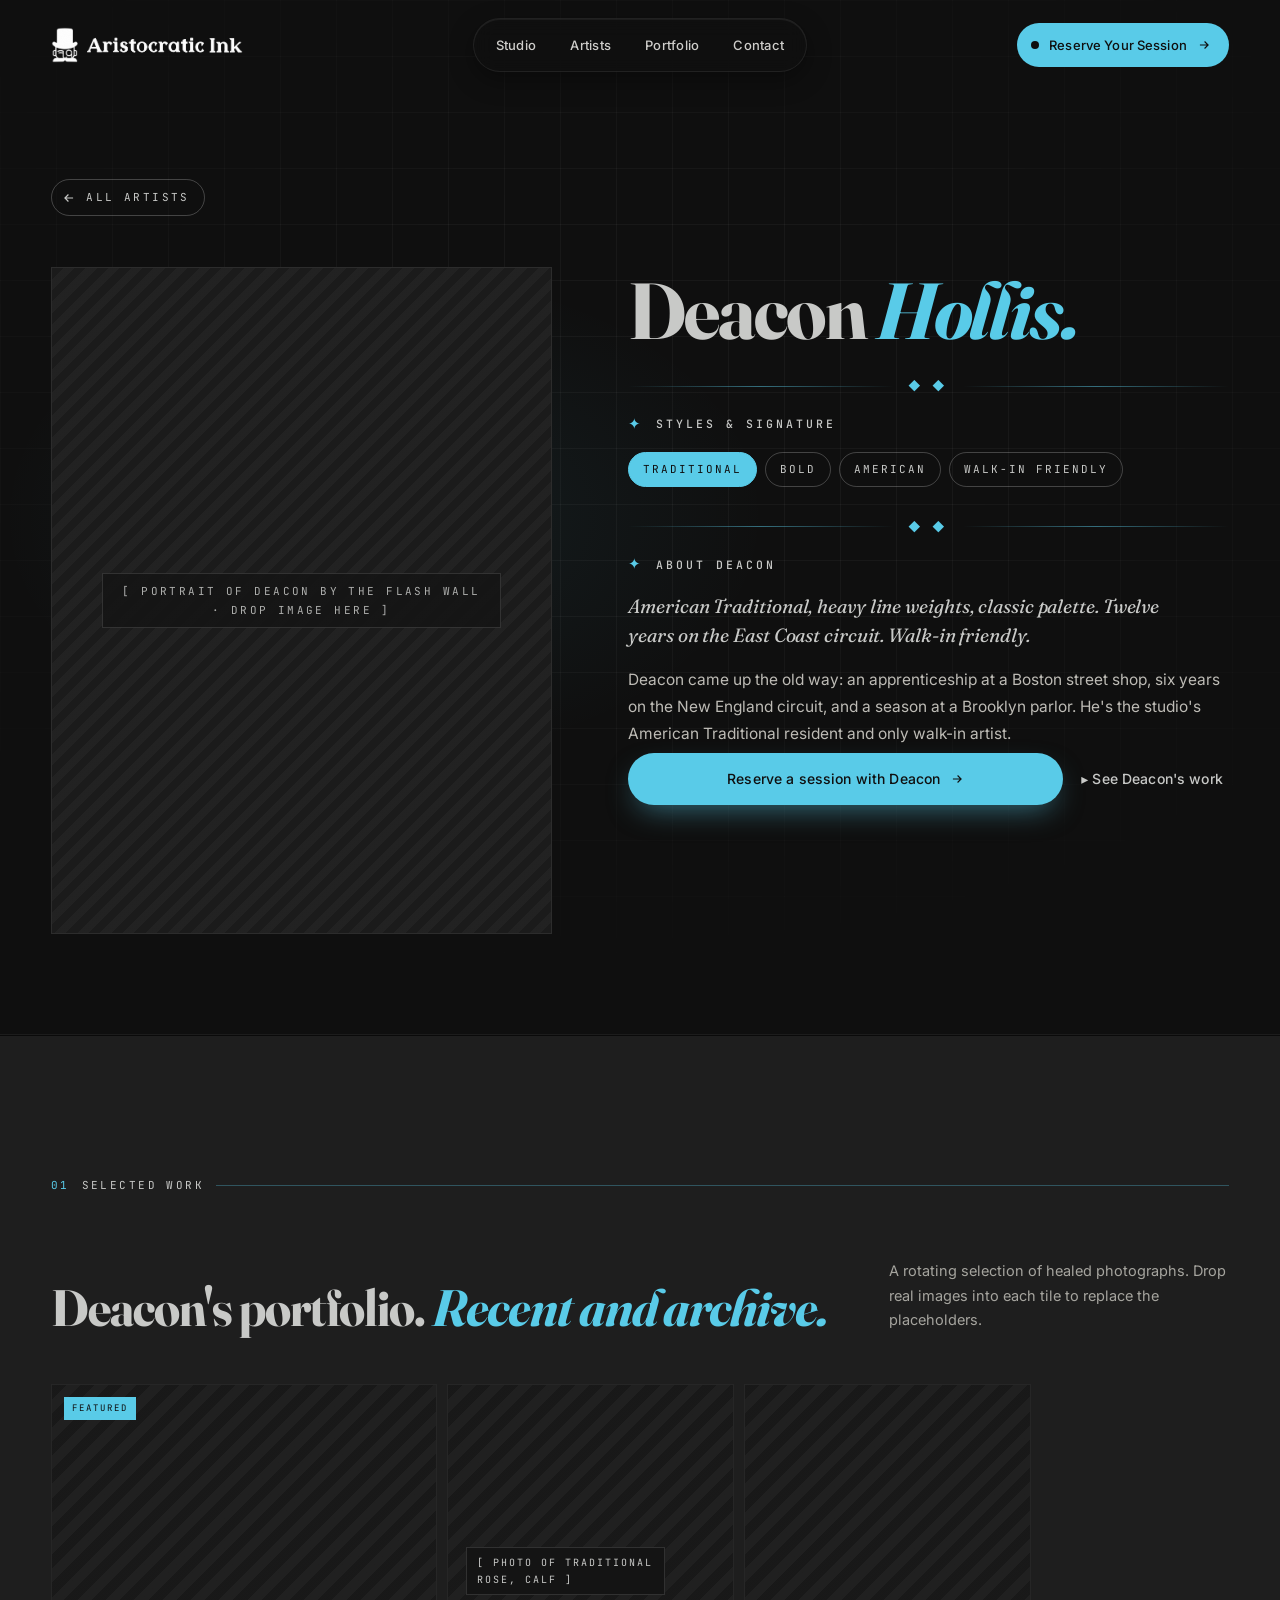
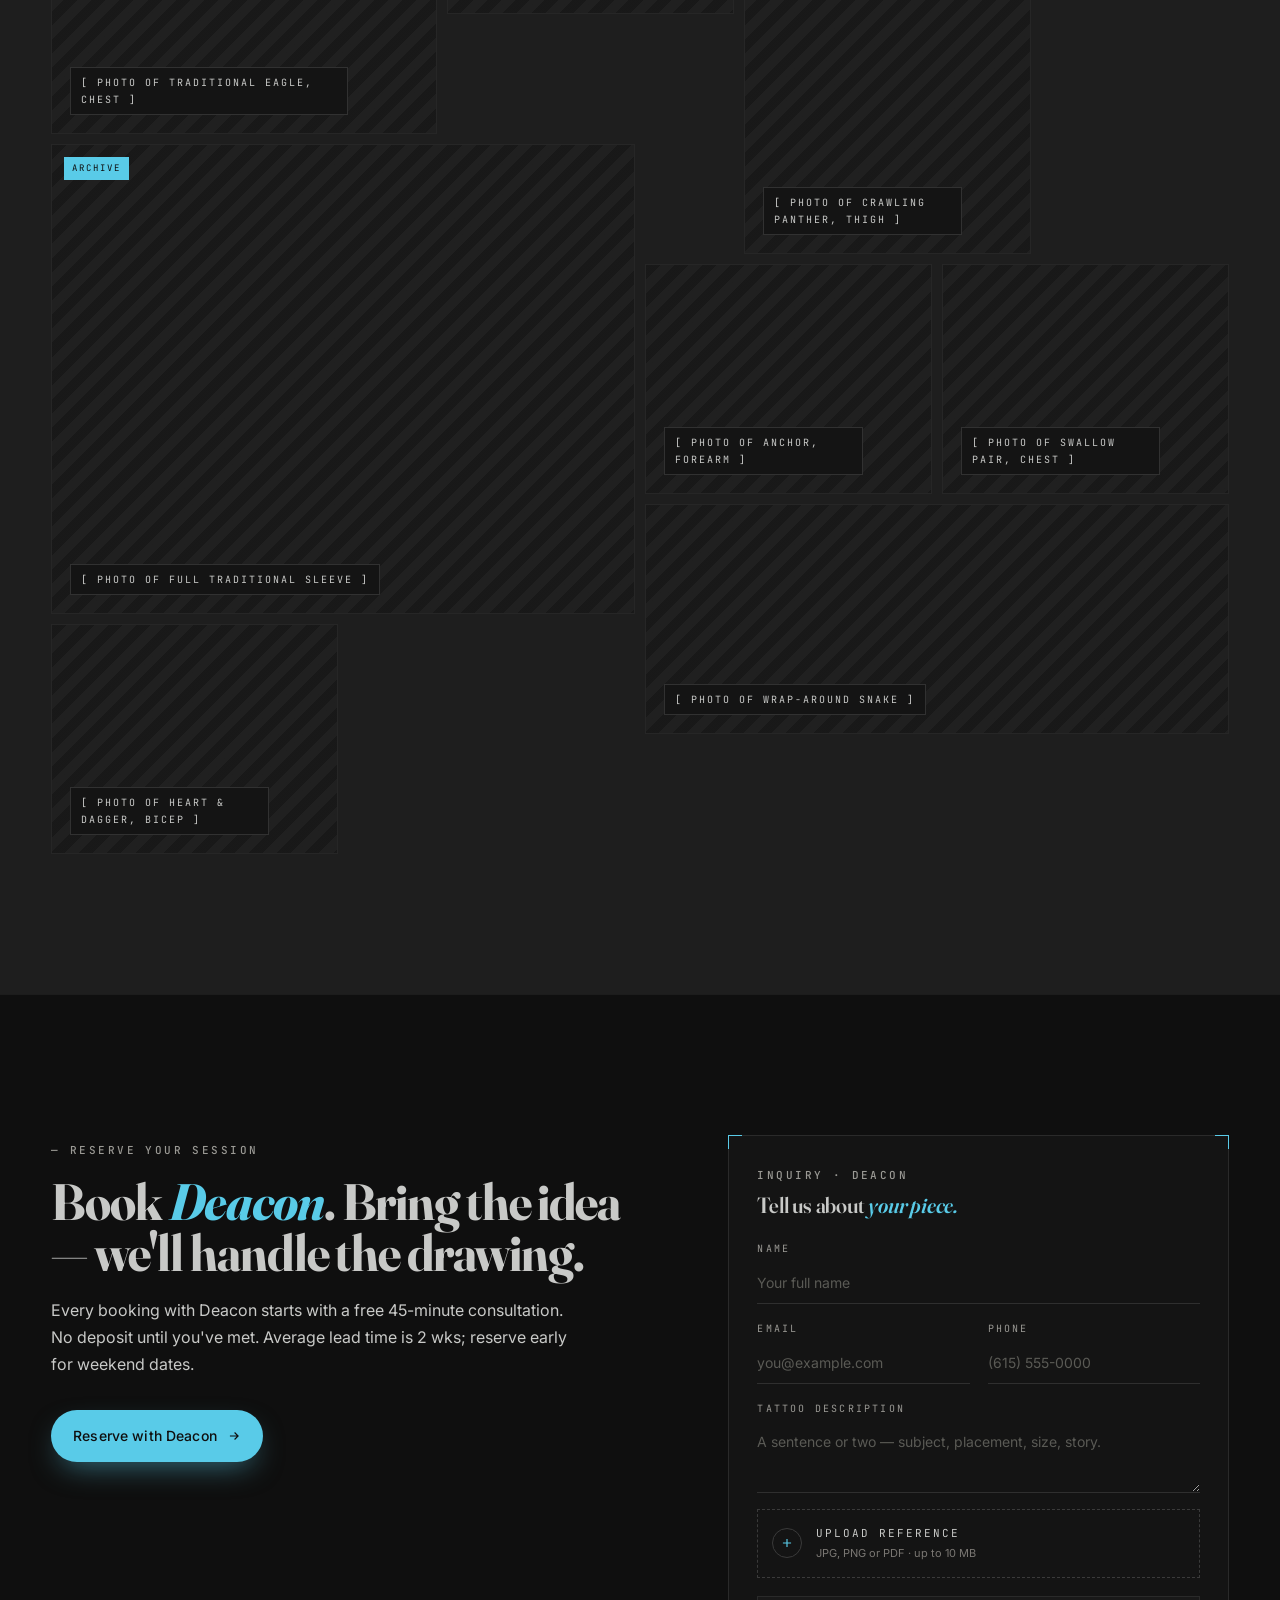
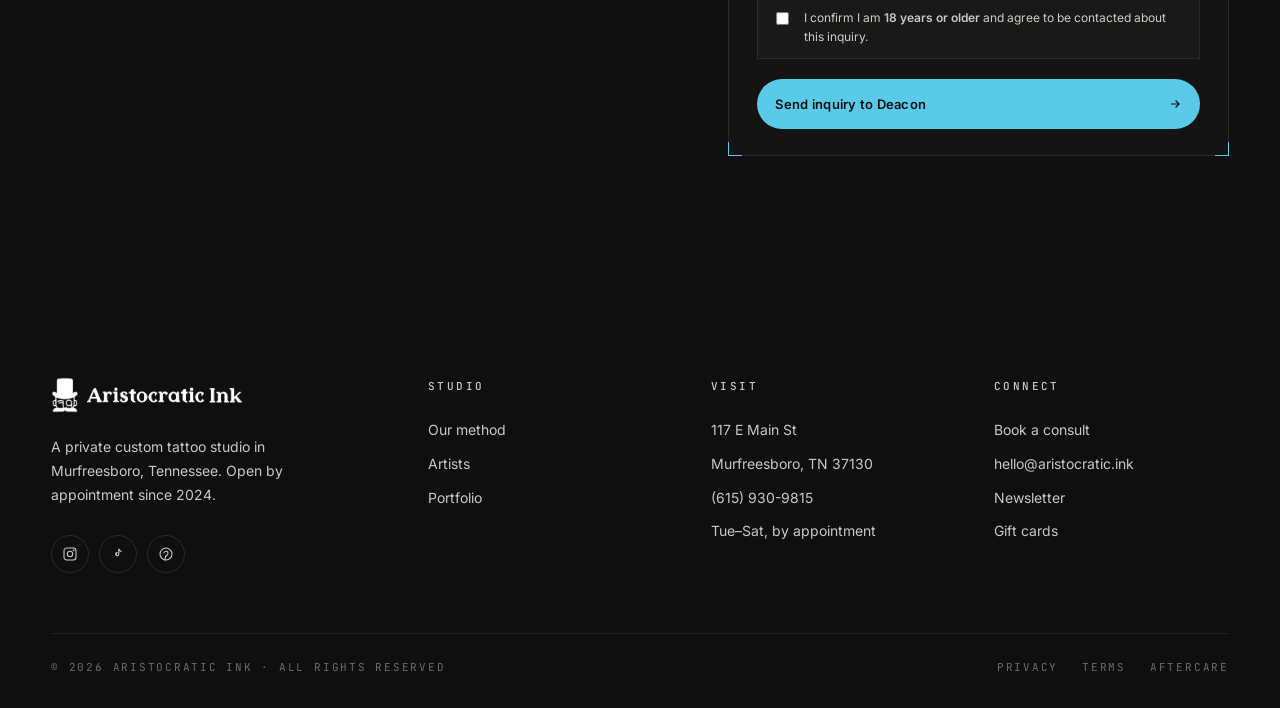
<file: artists/deacon.html>
<!doctype html>
<html lang="en">
<head>
<meta charset="utf-8" />
<meta name="viewport" content="width=device-width,initial-scale=1,viewport-fit=cover" />
<title>Deacon Hollis — Traditional · Bold · Aristocratic Ink</title>
<meta name="description" content="Deacon Hollis — Traditional · Bold at Aristocratic Ink, Murfreesboro TN. American Traditional, heavy line weights, classic palette. Twelve years on the East Coast circuit. Walk-in friendly." />
<meta name="theme-color" content="#0F0F0F" />
<link rel="preconnect" href="https://fonts.googleapis.com" />
<link rel="preconnect" href="https://fonts.gstatic.com" crossorigin />
<link href="https://fonts.googleapis.com/css2?family=Fraunces:ital,opsz,wght@0,9..144,500;0,9..144,600;0,9..144,700;1,9..144,400;1,9..144,500;1,9..144,700&family=Inter:wght@300;400;500;600;700&family=JetBrains+Mono:wght@400;500&display=swap" rel="stylesheet" />
<link rel="stylesheet" href="../assets/artist.css" />
</head>
<body>

<a class="skip" href="#main">Skip to content</a>

<svg class="grain" aria-hidden="true"><filter id="n"><feTurbulence type="fractalNoise" baseFrequency="0.85" numOctaves="2" stitchTiles="stitch"/><feColorMatrix values="0 0 0 0 0  0 0 0 0 0  0 0 0 0 0  0 0 0 .4 0"/></filter><rect width="100%" height="100%" filter="url(#n)"/></svg>

<!-- NAV -->
<header class="nav" id="nav" role="banner">
  <a class="brand" href="../index.html" aria-label="Aristocratic Ink — home">
    <img class="brand-logo" src="../assets/logo-full.png" alt="Aristocratic Ink" />
  </a>
  <nav class="nav-pill" aria-label="Primary">
    <a href="../index.html#studio">Studio</a>
    <a href="../index.html#artists">Artists</a>
    <a href="../index.html#portfolio">Portfolio</a>
    <a href="../index.html#contact">Contact</a>
  </nav>
  <a class="nav-cta" href="../index.html#contact">
    <span class="live" aria-hidden="true"></span>
    Reserve Your Session
    <svg viewBox="0 0 24 24" fill="none" stroke="currentColor" stroke-width="2" aria-hidden="true"><path d="M5 12h14M13 6l6 6-6 6"/></svg>
  </a>
  <a class="burger" href="../index.html#artists" aria-label="Back to artists">
    <svg viewBox="0 0 24 24" fill="none" stroke="currentColor" stroke-width="2" aria-hidden="true"><path d="M19 12H5M11 18l-6-6 6-6"/></svg>
  </a>
</header>

<main id="main">

<!-- HERO -->
<section class="artist-hero">
  <div class="wrap">
    <a class="back" href="../index.html#artists">
      <svg viewBox="0 0 24 24" fill="none" stroke="currentColor" stroke-width="2"><path d="M19 12H5M11 18l-6-6 6-6"/></svg>
      All artists
    </a>
    <div class="artist-hero-grid">
      <div class="artist-left">
        <div class="artist-photo reveal">
          <span class="bl"></span><span class="br"></span>
          <div class="photo-placeholder"><span>[ Portrait of Deacon by the flash wall · drop image here ]</span></div>
        </div>
      </div>
      <div class="artist-meta">
        <h1 class="reveal">Deacon <em>Hollis.</em></h1>

        <div class="meta-divider reveal d1"><span>◆</span></div>

        <div class="meta-block reveal d1">
          <span class="meta-label"><span class="symbol">✦</span> Styles &amp; Signature</span>
          <div class="tags"><span class="accent">Traditional</span><span>Bold</span><span>American</span><span>Walk-in Friendly</span></div>
        </div>

        <div class="meta-divider reveal d2"><span>◆</span></div>

        <div class="meta-block reveal d2">
          <span class="meta-label"><span class="symbol">✦</span> About Deacon</span>
          <p class="lede">American Traditional, heavy line weights, classic palette. Twelve years on the East Coast circuit. Walk-in friendly.</p>
          <p class="bio-brief">Deacon came up the old way: an apprenticeship at a Boston street shop, six years on the New England circuit, and a season at a Brooklyn parlor. He's the studio's American Traditional resident and only walk-in artist.</p>
        </div>

        <div class="cta-row reveal d3">
          <a class="btn btn-primary" href="#inquiry-form">
            Reserve a session with Deacon
            <svg viewBox="0 0 24 24" fill="none" stroke="currentColor" stroke-width="2"><path d="M5 12h14M13 6l6 6-6 6"/></svg>
          </a>
          <a class="btn btn-ghost" href="#works">▸ See Deacon's work</a>
        </div>
      </div>
    </div>
  </div>
</section>

<!-- WORKS -->
<section class="works" id="works">
  <div class="wrap">
    <div class="section-head reveal">
      <span class="num">01</span>
      <span class="label">Selected Work</span>
      <span class="rule"></span>
    </div>
    <div class="works-head">
      <h2 class="reveal">Deacon's portfolio. <em>Recent and archive.</em></h2>
      <p class="reveal d1">A rotating selection of healed photographs. Drop real images into each tile to replace the placeholders.</p>
    </div>
    <div class="works-mosaic reveal d2">
      
      <article class="work md">
        <span class="badge">Featured</span>
        <div class="ph"><span class="ph-label">[ Photo of traditional eagle, chest ]</span></div>
        <div class="overlay"><div><span class="a">Eagle, Chest</span><span class="b">Traditional · 6 hrs · 2025</span></div></div>
      </article>
      <article class="work sm">
        
        <div class="ph"><span class="ph-label">[ Photo of traditional rose, calf ]</span></div>
        <div class="overlay"><div><span class="a">Rose, Calf</span><span class="b">Traditional · 3 hrs · 2025</span></div></div>
      </article>
      <article class="work tall">
        
        <div class="ph"><span class="ph-label">[ Photo of crawling panther, thigh ]</span></div>
        <div class="overlay"><div><span class="a">Panther, Thigh</span><span class="b">Traditional · 5 hrs · 2024</span></div></div>
      </article>
      <article class="work lg">
        <span class="badge">Archive</span>
        <div class="ph"><span class="ph-label">[ Photo of full traditional sleeve ]</span></div>
        <div class="overlay"><div><span class="a">Sleeve, Old School</span><span class="b">Traditional · 22 hrs · 2024</span></div></div>
      </article>
      <article class="work sm">
        
        <div class="ph"><span class="ph-label">[ Photo of anchor, forearm ]</span></div>
        <div class="overlay"><div><span class="a">Anchor</span><span class="b">Traditional · 2 hrs · 2025</span></div></div>
      </article>
      <article class="work sm">
        
        <div class="ph"><span class="ph-label">[ Photo of swallow pair, chest ]</span></div>
        <div class="overlay"><div><span class="a">Swallow Pair</span><span class="b">Traditional · 4 hrs · 2024</span></div></div>
      </article>
      <article class="work wide">
        
        <div class="ph"><span class="ph-label">[ Photo of wrap-around snake ]</span></div>
        <div class="overlay"><div><span class="a">Snake, Wrap-around</span><span class="b">Traditional · 8 hrs · 2025</span></div></div>
      </article>
      <article class="work sm">
        
        <div class="ph"><span class="ph-label">[ Photo of heart & dagger, bicep ]</span></div>
        <div class="overlay"><div><span class="a">Heart & Dagger</span><span class="b">Traditional · 2 hrs · 2025</span></div></div>
      </article>
    </div>
  </div>
</section>

<!-- BOOK CTA -->
<section class="book-cta">
  <div class="wrap">
    <div class="grid">
      <div class="reveal">
        <span class="eyebrow" style="color:#9a9994;">— Reserve your session</span>
        <h2 style="margin-top:14px;">Book <em>Deacon</em>. Bring the idea — we'll handle the drawing.</h2>
        <p class="pitch">Every booking with Deacon starts with a free 45-minute consultation. No deposit until you've met. Average lead time is 2 wks; reserve early for weekend dates.</p>
        <div class="actions">
          <a class="btn btn-primary" href="#inquiry-form">
            Reserve with Deacon
            <svg viewBox="0 0 24 24" fill="none" stroke="currentColor" stroke-width="2"><path d="M5 12h14M13 6l6 6-6 6"/></svg>
          </a>
        </div>
      </div>
      <form class="inquiry reveal d1" id="inquiry-form" novalidate data-artist="Deacon">
        <span class="corner tl"></span><span class="corner tr"></span><span class="corner bl"></span><span class="corner br"></span>
        <span class="eyebrow">Inquiry · Deacon</span>
        <h3 class="title">Tell us about <em>your piece.</em></h3>

        <div class="field">
          <label for="iq-name">Name</label>
          <input id="iq-name" name="name" type="text" required placeholder="Your full name" autocomplete="name" />
        </div>

        <div class="row2">
          <div class="field">
            <label for="iq-email">Email</label>
            <input id="iq-email" name="email" type="email" required placeholder="you@example.com" autocomplete="email" />
          </div>
          <div class="field">
            <label for="iq-phone">Phone</label>
            <input id="iq-phone" name="phone" type="tel" required placeholder="(615) 555-0000" autocomplete="tel" />
          </div>
        </div>

        <div class="field">
          <label for="iq-idea">Tattoo description</label>
          <textarea id="iq-idea" name="idea" required placeholder="A sentence or two — subject, placement, size, story."></textarea>
        </div>

        <label class="file" for="iq-ref">
          <span class="ic">
            <svg viewBox="0 0 24 24" fill="none" stroke="currentColor" stroke-width="2"><path d="M12 5v14M5 12h14"/></svg>
          </span>
          <span class="ftext">
            <span class="l1" id="iq-ref-l1">Upload reference</span>
            <span class="l2" id="iq-ref-l2">JPG, PNG or PDF · up to 10 MB</span>
          </span>
          <input id="iq-ref" name="reference" type="file" accept="image/*,application/pdf" />
        </label>

        <label class="age-check">
          <input id="iq-age" name="age" type="checkbox" required />
          <span>I confirm I am <strong>18 years or older</strong> and agree to be contacted about this inquiry.</span>
        </label>

        <button class="submit" type="submit">
          Send inquiry to Deacon
          <svg viewBox="0 0 24 24" fill="none" stroke="currentColor" stroke-width="2"><path d="M5 12h14M13 6l6 6-6 6"/></svg>
        </button>

        <div class="success" id="inquiry-success" role="status" aria-live="polite">
          Thank you. Your inquiry is on its way to <strong>Deacon</strong>. We'll write back within one business day.
        </div>
      </form>
    </div>
  </div>
</section>

</main>

<!-- FOOTER -->
<footer>
  <div class="wrap">
    <div class="foot-grid">
      <div class="foot-brand">
        <a class="brand" href="../index.html" aria-label="Aristocratic Ink — home">
          <img class="brand-logo" src="../assets/logo-full.png" alt="Aristocratic Ink" />
        </a>
        <p>A private custom tattoo studio in Murfreesboro, Tennessee. Open by appointment since 2024.</p>
        <div class="socials">
          <a href="#" aria-label="Instagram"><svg viewBox="0 0 24 24" fill="none" stroke="currentColor" stroke-width="1.6"><rect x="3" y="3" width="18" height="18" rx="4"/><circle cx="12" cy="12" r="4"/><circle cx="17.5" cy="6.5" r=".6" fill="currentColor"/></svg></a>
          <a href="#" aria-label="TikTok"><svg viewBox="0 0 24 24" fill="currentColor"><path d="M14 4v8.2a3.2 3.2 0 1 1-2.6-3.14V11a1.2 1.2 0 1 0 1 1.2V4h2a3 3 0 0 0 3 3v2a5 5 0 0 1-3.4-1.34V4z"/></svg></a>
          <a href="#" aria-label="Pinterest"><svg viewBox="0 0 24 24" fill="none" stroke="currentColor" stroke-width="1.6"><circle cx="12" cy="12" r="9"/><path d="M10 22l2-8"/><path d="M9 11a3 3 0 1 1 5 2c-1 2-3 2-3 4"/></svg></a>
        </div>
      </div>
      <div class="foot-col">
        <h4>Studio</h4>
        <ul>
          <li><a href="../index.html#solution">Our method</a></li>
          <li><a href="../index.html#artists">Artists</a></li>
          <li><a href="../index.html#portfolio">Portfolio</a></li>
        </ul>
      </div>
      <div class="foot-col">
        <h4>Visit</h4>
        <ul>
          <li>117 E Main St</li>
          <li>Murfreesboro, TN 37130</li>
          <li>(615) 930-9815</li>
          <li>Tue–Sat, by appointment</li>
        </ul>
      </div>
      <div class="foot-col">
        <h4>Connect</h4>
        <ul>
          <li><a href="../index.html#contact">Book a consult</a></li>
          <li><a href="mailto:hello@aristocratic.ink">hello@aristocratic.ink</a></li>
          <li><a href="#">Newsletter</a></li>
          <li><a href="#">Gift cards</a></li>
        </ul>
      </div>
    </div>
    <div class="foot-strip">
      <span class="copy">© 2026 Aristocratic Ink · All rights reserved</span>
      <div class="legal">
        <a href="#">Privacy</a>
        <a href="#">Terms</a>
        <a href="#">Aftercare</a>
      </div>
    </div>
  </div>
</footer>

<script>
(function(){
  const nav = document.getElementById('nav');
  const onScroll = () => {
    if (window.scrollY > 24) nav.classList.add('scrolled'); else nav.classList.remove('scrolled');
  };
  document.addEventListener('scroll', onScroll, { passive:true });
  onScroll();

  const io = new IntersectionObserver((entries) => {
    entries.forEach(en => {
      if (en.isIntersecting) {
        en.target.classList.add('in');
        io.unobserve(en.target);
      }
    });
  }, { rootMargin: '0px 0px -8% 0px', threshold: .04 });
  document.querySelectorAll('.reveal').forEach(el => io.observe(el));

  document.querySelectorAll('a[href^="#"]').forEach(a => {
    a.addEventListener('click', (e) => {
      const id = a.getAttribute('href').slice(1);
      const target = id && document.getElementById(id);
      if (!target) return;
      e.preventDefault();
      const top = target.getBoundingClientRect().top + window.scrollY - 70;
      window.scrollTo({ top, behavior: 'smooth' });
    });
  });

  // Inquiry form
  const iform = document.getElementById('inquiry-form');
  if (iform) {
    const fileInput = document.getElementById('iq-ref');
    const fileL1 = document.getElementById('iq-ref-l1');
    const fileL2 = document.getElementById('iq-ref-l2');
    fileInput && fileInput.addEventListener('change', () => {
      const f = fileInput.files && fileInput.files[0];
      if (f) {
        fileL1.textContent = 'Reference attached';
        const kb = Math.max(1, Math.round(f.size/1024));
        const size = kb > 1024 ? (kb/1024).toFixed(1) + ' MB' : kb + ' KB';
        fileL2.textContent = f.name + ' · ' + size;
      } else {
        fileL1.textContent = 'Upload reference';
        fileL2.textContent = 'JPG, PNG or PDF · up to 10 MB';
      }
    });
    iform.addEventListener('submit', (e) => {
      e.preventDefault();
      if (!iform.checkValidity()) { iform.reportValidity(); return; }
      const success = document.getElementById('inquiry-success');
      success.classList.add('show');
      iform.querySelectorAll('input, textarea, button.submit').forEach(el => el.disabled = true);
      const top = success.getBoundingClientRect().top + window.scrollY - 100;
      window.scrollTo({ top, behavior:'smooth' });
    });
  }
})();
</script>
</body>
</html>
</file>
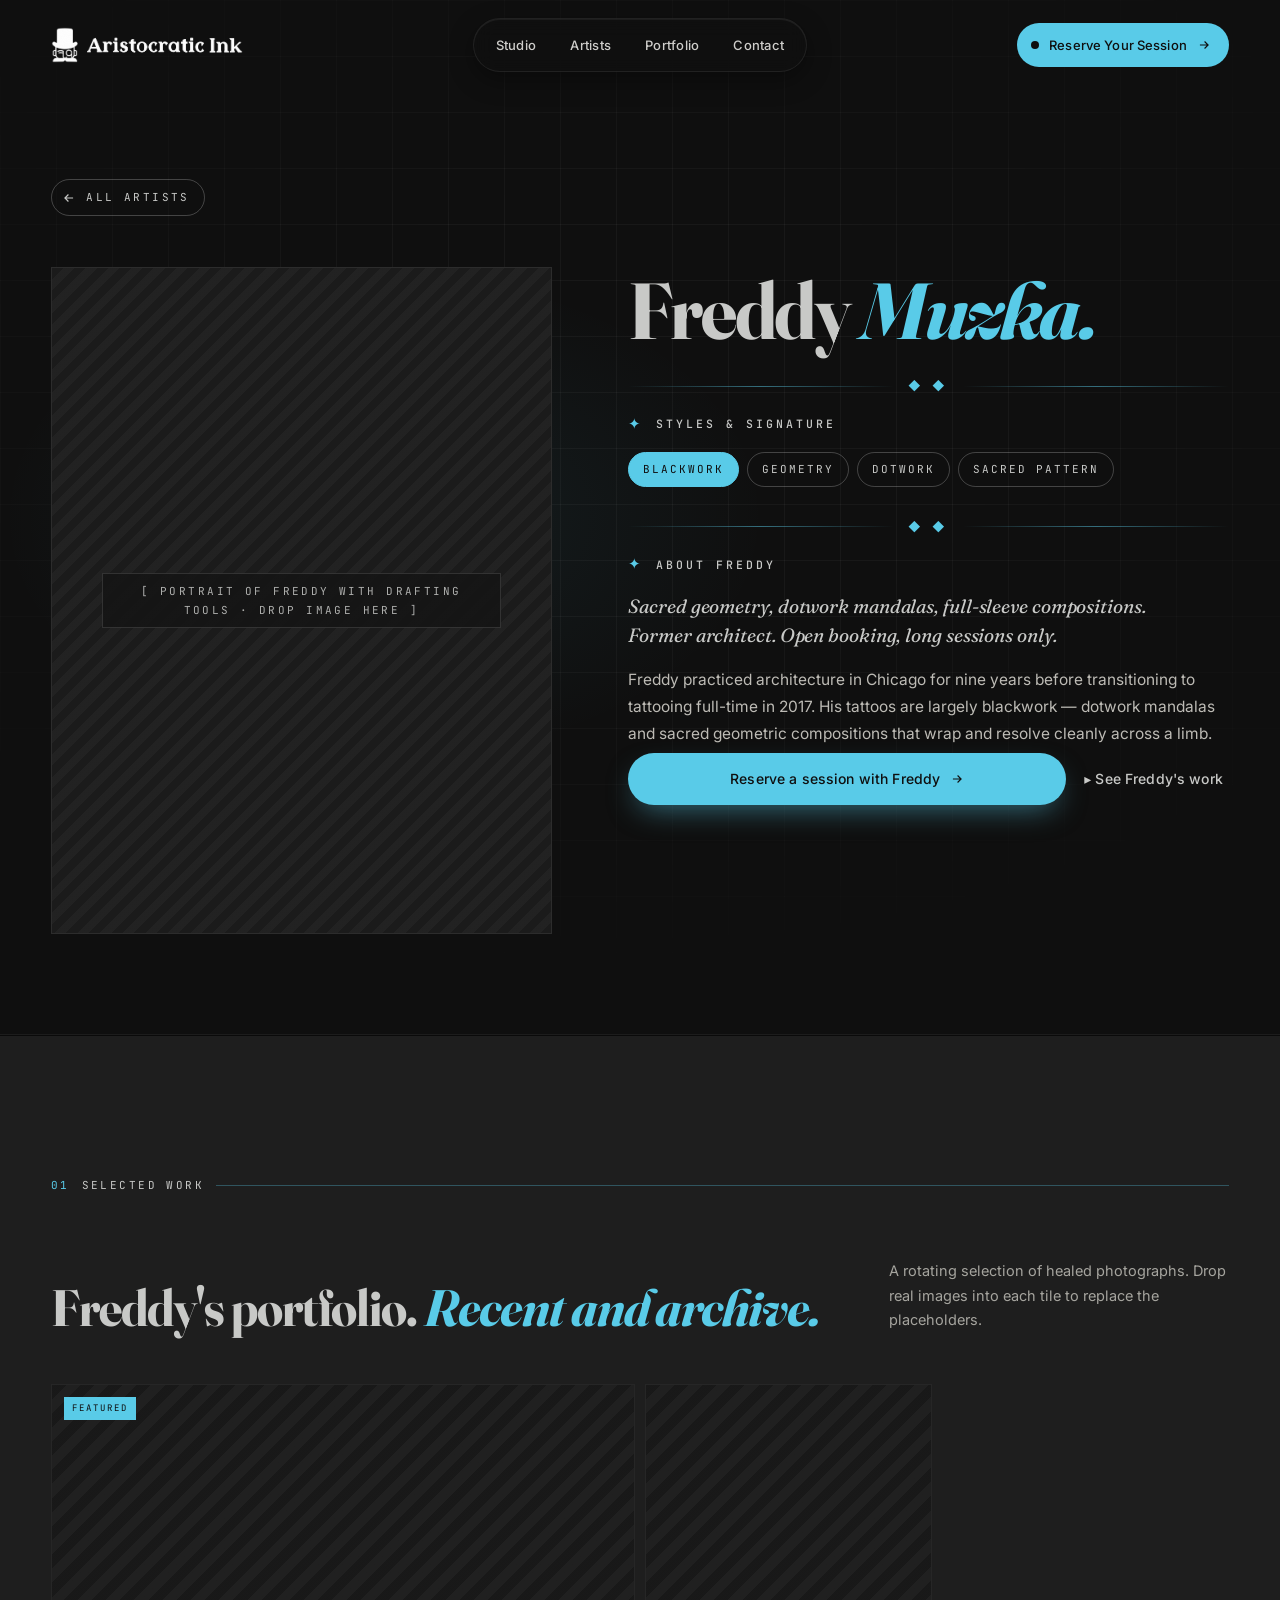
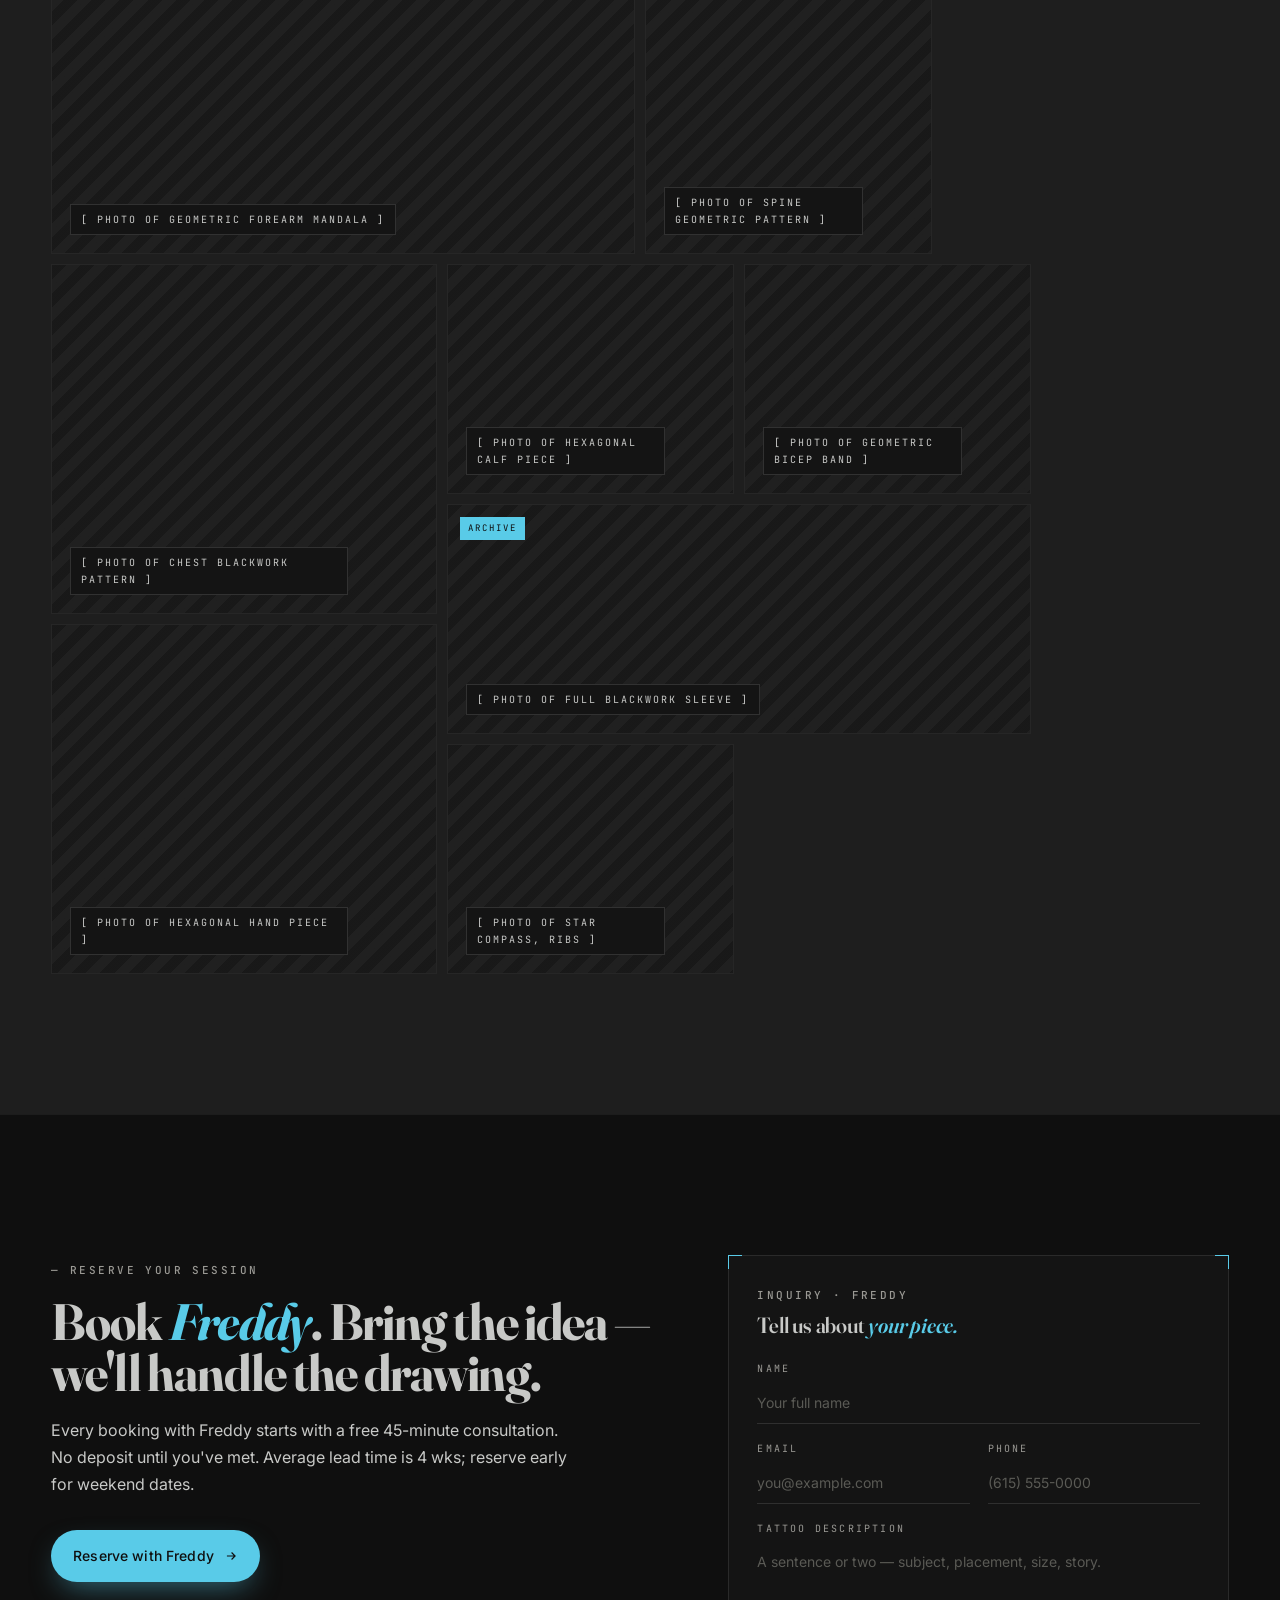
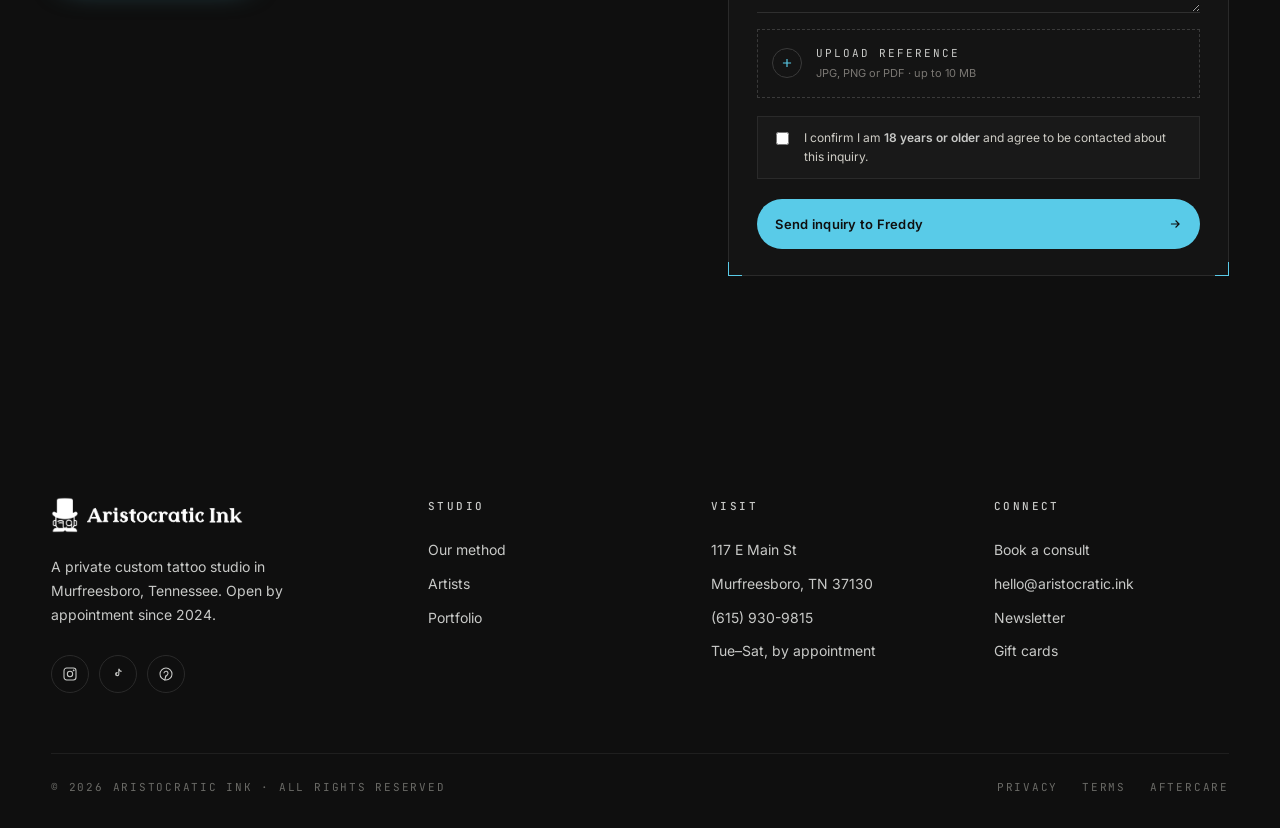
<file: artists/freddy.html>
<!doctype html>
<html lang="en">
<head>
<meta charset="utf-8" />
<meta name="viewport" content="width=device-width,initial-scale=1,viewport-fit=cover" />
<title>Freddy Muzka — Blackwork · Geometry · Aristocratic Ink</title>
<meta name="description" content="Freddy Muzka — Blackwork · Geometry at Aristocratic Ink, Murfreesboro TN. Sacred geometry, dotwork mandalas, full-sleeve compositions. Former architect. Open booking, long sessions only." />
<meta name="theme-color" content="#0F0F0F" />
<link rel="preconnect" href="https://fonts.googleapis.com" />
<link rel="preconnect" href="https://fonts.gstatic.com" crossorigin />
<link href="https://fonts.googleapis.com/css2?family=Fraunces:ital,opsz,wght@0,9..144,500;0,9..144,600;0,9..144,700;1,9..144,400;1,9..144,500;1,9..144,700&family=Inter:wght@300;400;500;600;700&family=JetBrains+Mono:wght@400;500&display=swap" rel="stylesheet" />
<link rel="stylesheet" href="../assets/artist.css" />
</head>
<body>

<a class="skip" href="#main">Skip to content</a>

<svg class="grain" aria-hidden="true"><filter id="n"><feTurbulence type="fractalNoise" baseFrequency="0.85" numOctaves="2" stitchTiles="stitch"/><feColorMatrix values="0 0 0 0 0  0 0 0 0 0  0 0 0 0 0  0 0 0 .4 0"/></filter><rect width="100%" height="100%" filter="url(#n)"/></svg>

<!-- NAV -->
<header class="nav" id="nav" role="banner">
  <a class="brand" href="../index.html" aria-label="Aristocratic Ink — home">
    <img class="brand-logo" src="../assets/logo-full.png" alt="Aristocratic Ink" />
  </a>
  <nav class="nav-pill" aria-label="Primary">
    <a href="../index.html#studio">Studio</a>
    <a href="../index.html#artists">Artists</a>
    <a href="../index.html#portfolio">Portfolio</a>
    <a href="../index.html#contact">Contact</a>
  </nav>
  <a class="nav-cta" href="../index.html#contact">
    <span class="live" aria-hidden="true"></span>
    Reserve Your Session
    <svg viewBox="0 0 24 24" fill="none" stroke="currentColor" stroke-width="2" aria-hidden="true"><path d="M5 12h14M13 6l6 6-6 6"/></svg>
  </a>
  <a class="burger" href="../index.html#artists" aria-label="Back to artists">
    <svg viewBox="0 0 24 24" fill="none" stroke="currentColor" stroke-width="2" aria-hidden="true"><path d="M19 12H5M11 18l-6-6 6-6"/></svg>
  </a>
</header>

<main id="main">

<!-- HERO -->
<section class="artist-hero">
  <div class="wrap">
    <a class="back" href="../index.html#artists">
      <svg viewBox="0 0 24 24" fill="none" stroke="currentColor" stroke-width="2"><path d="M19 12H5M11 18l-6-6 6-6"/></svg>
      All artists
    </a>
    <div class="artist-hero-grid">
      <div class="artist-left">
        <div class="artist-photo reveal">
          <span class="bl"></span><span class="br"></span>
          <div class="photo-placeholder"><span>[ Portrait of Freddy with drafting tools · drop image here ]</span></div>
        </div>
      </div>
      <div class="artist-meta">
        <h1 class="reveal">Freddy <em>Muzka.</em></h1>

        <div class="meta-divider reveal d1"><span>◆</span></div>

        <div class="meta-block reveal d1">
          <span class="meta-label"><span class="symbol">✦</span> Styles &amp; Signature</span>
          <div class="tags"><span class="accent">Blackwork</span><span>Geometry</span><span>Dotwork</span><span>Sacred Pattern</span></div>
        </div>

        <div class="meta-divider reveal d2"><span>◆</span></div>

        <div class="meta-block reveal d2">
          <span class="meta-label"><span class="symbol">✦</span> About Freddy</span>
          <p class="lede">Sacred geometry, dotwork mandalas, full-sleeve compositions. Former architect. Open booking, long sessions only.</p>
          <p class="bio-brief">Freddy practiced architecture in Chicago for nine years before transitioning to tattooing full-time in 2017. His tattoos are largely blackwork — dotwork mandalas and sacred geometric compositions that wrap and resolve cleanly across a limb.</p>
        </div>

        <div class="cta-row reveal d3">
          <a class="btn btn-primary" href="#inquiry-form">
            Reserve a session with Freddy
            <svg viewBox="0 0 24 24" fill="none" stroke="currentColor" stroke-width="2"><path d="M5 12h14M13 6l6 6-6 6"/></svg>
          </a>
          <a class="btn btn-ghost" href="#works">▸ See Freddy's work</a>
        </div>
      </div>
    </div>
  </div>
</section>

<!-- WORKS -->
<section class="works" id="works">
  <div class="wrap">
    <div class="section-head reveal">
      <span class="num">01</span>
      <span class="label">Selected Work</span>
      <span class="rule"></span>
    </div>
    <div class="works-head">
      <h2 class="reveal">Freddy's portfolio. <em>Recent and archive.</em></h2>
      <p class="reveal d1">A rotating selection of healed photographs. Drop real images into each tile to replace the placeholders.</p>
    </div>
    <div class="works-mosaic reveal d2">
      
      <article class="work lg">
        <span class="badge">Featured</span>
        <div class="ph"><span class="ph-label">[ Photo of geometric forearm mandala ]</span></div>
        <div class="overlay"><div><span class="a">Forearm Mandala, Geometric</span><span class="b">Blackwork · 12 hrs · 2025</span></div></div>
      </article>
      <article class="work tall">
        
        <div class="ph"><span class="ph-label">[ Photo of spine geometric pattern ]</span></div>
        <div class="overlay"><div><span class="a">Spine Pattern</span><span class="b">Dotwork · 14 hrs · 2024</span></div></div>
      </article>
      <article class="work md">
        
        <div class="ph"><span class="ph-label">[ Photo of chest blackwork pattern ]</span></div>
        <div class="overlay"><div><span class="a">Chest Pattern</span><span class="b">Blackwork · 10 hrs · 2025</span></div></div>
      </article>
      <article class="work sm">
        
        <div class="ph"><span class="ph-label">[ Photo of hexagonal calf piece ]</span></div>
        <div class="overlay"><div><span class="a">Calf Hex</span><span class="b">Geometry · 6 hrs · 2024</span></div></div>
      </article>
      <article class="work sm">
        
        <div class="ph"><span class="ph-label">[ Photo of geometric bicep band ]</span></div>
        <div class="overlay"><div><span class="a">Bicep Band</span><span class="b">Blackwork · 5 hrs · 2025</span></div></div>
      </article>
      <article class="work wide">
        <span class="badge">Archive</span>
        <div class="ph"><span class="ph-label">[ Photo of full blackwork sleeve ]</span></div>
        <div class="overlay"><div><span class="a">Sleeve Composition</span><span class="b">Blackwork · 36 hrs · 2024</span></div></div>
      </article>
      <article class="work md">
        
        <div class="ph"><span class="ph-label">[ Photo of hexagonal hand piece ]</span></div>
        <div class="overlay"><div><span class="a">Hand Hex</span><span class="b">Geometry · 4 hrs · 2025</span></div></div>
      </article>
      <article class="work sm">
        
        <div class="ph"><span class="ph-label">[ Photo of star compass, ribs ]</span></div>
        <div class="overlay"><div><span class="a">Star Compass</span><span class="b">Dotwork · 5 hrs · 2024</span></div></div>
      </article>
    </div>
  </div>
</section>

<!-- BOOK CTA -->
<section class="book-cta">
  <div class="wrap">
    <div class="grid">
      <div class="reveal">
        <span class="eyebrow" style="color:#9a9994;">— Reserve your session</span>
        <h2 style="margin-top:14px;">Book <em>Freddy</em>. Bring the idea — we'll handle the drawing.</h2>
        <p class="pitch">Every booking with Freddy starts with a free 45-minute consultation. No deposit until you've met. Average lead time is 4 wks; reserve early for weekend dates.</p>
        <div class="actions">
          <a class="btn btn-primary" href="#inquiry-form">
            Reserve with Freddy
            <svg viewBox="0 0 24 24" fill="none" stroke="currentColor" stroke-width="2"><path d="M5 12h14M13 6l6 6-6 6"/></svg>
          </a>
        </div>
      </div>
      <form class="inquiry reveal d1" id="inquiry-form" novalidate data-artist="Freddy">
        <span class="corner tl"></span><span class="corner tr"></span><span class="corner bl"></span><span class="corner br"></span>
        <span class="eyebrow">Inquiry · Freddy</span>
        <h3 class="title">Tell us about <em>your piece.</em></h3>

        <div class="field">
          <label for="iq-name">Name</label>
          <input id="iq-name" name="name" type="text" required placeholder="Your full name" autocomplete="name" />
        </div>

        <div class="row2">
          <div class="field">
            <label for="iq-email">Email</label>
            <input id="iq-email" name="email" type="email" required placeholder="you@example.com" autocomplete="email" />
          </div>
          <div class="field">
            <label for="iq-phone">Phone</label>
            <input id="iq-phone" name="phone" type="tel" required placeholder="(615) 555-0000" autocomplete="tel" />
          </div>
        </div>

        <div class="field">
          <label for="iq-idea">Tattoo description</label>
          <textarea id="iq-idea" name="idea" required placeholder="A sentence or two — subject, placement, size, story."></textarea>
        </div>

        <label class="file" for="iq-ref">
          <span class="ic">
            <svg viewBox="0 0 24 24" fill="none" stroke="currentColor" stroke-width="2"><path d="M12 5v14M5 12h14"/></svg>
          </span>
          <span class="ftext">
            <span class="l1" id="iq-ref-l1">Upload reference</span>
            <span class="l2" id="iq-ref-l2">JPG, PNG or PDF · up to 10 MB</span>
          </span>
          <input id="iq-ref" name="reference" type="file" accept="image/*,application/pdf" />
        </label>

        <label class="age-check">
          <input id="iq-age" name="age" type="checkbox" required />
          <span>I confirm I am <strong>18 years or older</strong> and agree to be contacted about this inquiry.</span>
        </label>

        <button class="submit" type="submit">
          Send inquiry to Freddy
          <svg viewBox="0 0 24 24" fill="none" stroke="currentColor" stroke-width="2"><path d="M5 12h14M13 6l6 6-6 6"/></svg>
        </button>

        <div class="success" id="inquiry-success" role="status" aria-live="polite">
          Thank you. Your inquiry is on its way to <strong>Freddy</strong>. We'll write back within one business day.
        </div>
      </form>
    </div>
  </div>
</section>

</main>

<!-- FOOTER -->
<footer>
  <div class="wrap">
    <div class="foot-grid">
      <div class="foot-brand">
        <a class="brand" href="../index.html" aria-label="Aristocratic Ink — home">
          <img class="brand-logo" src="../assets/logo-full.png" alt="Aristocratic Ink" />
        </a>
        <p>A private custom tattoo studio in Murfreesboro, Tennessee. Open by appointment since 2024.</p>
        <div class="socials">
          <a href="#" aria-label="Instagram"><svg viewBox="0 0 24 24" fill="none" stroke="currentColor" stroke-width="1.6"><rect x="3" y="3" width="18" height="18" rx="4"/><circle cx="12" cy="12" r="4"/><circle cx="17.5" cy="6.5" r=".6" fill="currentColor"/></svg></a>
          <a href="#" aria-label="TikTok"><svg viewBox="0 0 24 24" fill="currentColor"><path d="M14 4v8.2a3.2 3.2 0 1 1-2.6-3.14V11a1.2 1.2 0 1 0 1 1.2V4h2a3 3 0 0 0 3 3v2a5 5 0 0 1-3.4-1.34V4z"/></svg></a>
          <a href="#" aria-label="Pinterest"><svg viewBox="0 0 24 24" fill="none" stroke="currentColor" stroke-width="1.6"><circle cx="12" cy="12" r="9"/><path d="M10 22l2-8"/><path d="M9 11a3 3 0 1 1 5 2c-1 2-3 2-3 4"/></svg></a>
        </div>
      </div>
      <div class="foot-col">
        <h4>Studio</h4>
        <ul>
          <li><a href="../index.html#solution">Our method</a></li>
          <li><a href="../index.html#artists">Artists</a></li>
          <li><a href="../index.html#portfolio">Portfolio</a></li>
        </ul>
      </div>
      <div class="foot-col">
        <h4>Visit</h4>
        <ul>
          <li>117 E Main St</li>
          <li>Murfreesboro, TN 37130</li>
          <li>(615) 930-9815</li>
          <li>Tue–Sat, by appointment</li>
        </ul>
      </div>
      <div class="foot-col">
        <h4>Connect</h4>
        <ul>
          <li><a href="../index.html#contact">Book a consult</a></li>
          <li><a href="mailto:hello@aristocratic.ink">hello@aristocratic.ink</a></li>
          <li><a href="#">Newsletter</a></li>
          <li><a href="#">Gift cards</a></li>
        </ul>
      </div>
    </div>
    <div class="foot-strip">
      <span class="copy">© 2026 Aristocratic Ink · All rights reserved</span>
      <div class="legal">
        <a href="#">Privacy</a>
        <a href="#">Terms</a>
        <a href="#">Aftercare</a>
      </div>
    </div>
  </div>
</footer>

<script>
(function(){
  const nav = document.getElementById('nav');
  const onScroll = () => {
    if (window.scrollY > 24) nav.classList.add('scrolled'); else nav.classList.remove('scrolled');
  };
  document.addEventListener('scroll', onScroll, { passive:true });
  onScroll();

  const io = new IntersectionObserver((entries) => {
    entries.forEach(en => {
      if (en.isIntersecting) {
        en.target.classList.add('in');
        io.unobserve(en.target);
      }
    });
  }, { rootMargin: '0px 0px -8% 0px', threshold: .04 });
  document.querySelectorAll('.reveal').forEach(el => io.observe(el));

  document.querySelectorAll('a[href^="#"]').forEach(a => {
    a.addEventListener('click', (e) => {
      const id = a.getAttribute('href').slice(1);
      const target = id && document.getElementById(id);
      if (!target) return;
      e.preventDefault();
      const top = target.getBoundingClientRect().top + window.scrollY - 70;
      window.scrollTo({ top, behavior: 'smooth' });
    });
  });

  // Inquiry form
  const iform = document.getElementById('inquiry-form');
  if (iform) {
    const fileInput = document.getElementById('iq-ref');
    const fileL1 = document.getElementById('iq-ref-l1');
    const fileL2 = document.getElementById('iq-ref-l2');
    fileInput && fileInput.addEventListener('change', () => {
      const f = fileInput.files && fileInput.files[0];
      if (f) {
        fileL1.textContent = 'Reference attached';
        const kb = Math.max(1, Math.round(f.size/1024));
        const size = kb > 1024 ? (kb/1024).toFixed(1) + ' MB' : kb + ' KB';
        fileL2.textContent = f.name + ' · ' + size;
      } else {
        fileL1.textContent = 'Upload reference';
        fileL2.textContent = 'JPG, PNG or PDF · up to 10 MB';
      }
    });
    iform.addEventListener('submit', (e) => {
      e.preventDefault();
      if (!iform.checkValidity()) { iform.reportValidity(); return; }
      const success = document.getElementById('inquiry-success');
      success.classList.add('show');
      iform.querySelectorAll('input, textarea, button.submit').forEach(el => el.disabled = true);
      const top = success.getBoundingClientRect().top + window.scrollY - 100;
      window.scrollTo({ top, behavior:'smooth' });
    });
  }
})();
</script>
</body>
</html>
</file>
<file: assets/artist.css>
/* ============================================
   Aristocratic Ink — Artist page styles (revised)
   Pattern: DARK hero · GRAY works · DARK book-cta
   Cyan accents on numbers, rules, italics.
   ============================================ */

:root{
  --paper:#C8C9C7;
  --paper-2:#1E1E1E;
  --paper-3:#2A2A2A;
  --ink:#0F0F0F;
  --dark:#1A1A1A;
  --cyan:#59CBE8;
  --gray:#C8C9C7;
  --muted:rgba(15,15,15,.55);
  --line:rgba(15,15,15,.12);
  --line-strong:rgba(15,15,15,.85);
  --max:1440px;
  --pad: clamp(20px, 4vw, 56px);
  --font-display: "Fraunces", "Times New Roman", serif;
  --font-body: "Inter", system-ui, -apple-system, sans-serif;
  --font-mono: "JetBrains Mono", ui-monospace, Menlo, monospace;
}

*,*::before,*::after{ box-sizing:border-box; }
html,body{ margin:0; padding:0; }
html{ scroll-behavior:smooth; -webkit-text-size-adjust:100%; }
body{
  font-family: var(--font-body);
  font-weight:400;
  font-size:16px;
  line-height:1.7;
  color:var(--ink);
  background:var(--paper-2);
  -webkit-font-smoothing:antialiased;
  text-rendering:optimizeLegibility;
  overflow-x:hidden;
}
img,video,svg{ display:block; max-width:100%; }
button{ font:inherit; color:inherit; background:none; border:0; cursor:pointer; }
a{ color:inherit; text-decoration:none; }
input,select,textarea{ font:inherit; color:inherit; }
::selection{ background:var(--cyan); color:var(--ink); }
:focus-visible{ outline:2px solid var(--cyan); outline-offset:2px; border-radius:2px; }

h1,h2,h3,h4{ margin:0; font-family:var(--font-display); font-weight:700; font-style:normal; letter-spacing:-0.015em; font-variation-settings:"opsz" 144; }
h1{ font-size:clamp(2.4rem, 5.5vw, 4.6rem); line-height:.96; letter-spacing:-0.025em; }
h2{ font-size:clamp(2rem, 4vw, 3.4rem); line-height:1; letter-spacing:-0.022em; }
h3{ font-size:clamp(1.3rem, 1.8vw, 1.65rem); line-height:1.1; letter-spacing:-0.015em; }
p{ margin:0 0 1em; }
em{ font-style:italic; }
.eyebrow{ font-family:var(--font-mono); font-size:11px; letter-spacing:.22em; text-transform:uppercase; color:var(--ink); font-weight:500; }
.mono{ font-family:var(--font-mono); font-size:11px; letter-spacing:.16em; text-transform:uppercase; color:var(--gray); }

.skip{ position:absolute; left:8px; top:-40px; padding:8px 14px; background:var(--ink); color:var(--paper); z-index:1000; border-radius:999px; font-size:13px; }
.skip:focus{ top:8px; }
.grain{ position:fixed; inset:0; z-index:200; pointer-events:none; opacity:.045; mix-blend-mode:multiply; }
.wrap{ width:100%; max-width:var(--max); margin:0 auto; padding-inline:var(--pad); }

/* ---------- NAV ---------- */
.nav{
  position:fixed; top:0; left:0; right:0; z-index:100;
  padding:18px var(--pad);
  display:grid; grid-template-columns:1fr auto 1fr; align-items:center; gap:24px;
  transition: backdrop-filter .3s ease, background .3s ease, border-color .3s ease;
  border-bottom:1px solid transparent;
}
.nav.scrolled{
  background:rgba(15,15,15,.82);
  backdrop-filter:saturate(160%) blur(14px);
  -webkit-backdrop-filter:saturate(160%) blur(14px);
  border-bottom-color:rgba(255,255,255,.08);
}
.brand{ display:flex; align-items:center; gap:12px; }
.brand-logo{ display:block; height:36px; width:auto; filter: brightness(0) invert(1); }

.nav-pill{
  justify-self:center;
  display:flex; align-items:center; gap:2px;
  background:rgba(15,15,15,.6);
  backdrop-filter: blur(10px);
  -webkit-backdrop-filter: blur(10px);
  color:var(--paper);
  padding:6px; border-radius:999px;
  border:1px solid rgba(255,255,255,.08);
  box-shadow: 0 1px 0 rgba(255,255,255,.06) inset, 0 8px 24px rgba(0,0,0,.35);
}
.nav-pill a{
  padding:9px 16px; border-radius:999px; font-size:13px; font-weight:500; letter-spacing:.02em;
  color:#cfcecb; transition:color .2s ease, background .25s ease;
}
.nav-pill a:hover{ color:var(--cyan); }

.nav-cta{
  justify-self:end;
  display:inline-flex; align-items:center; gap:10px;
  background:var(--cyan); color:var(--ink);
  padding:11px 18px 11px 14px; border-radius:999px;
  font-size:13px; font-weight:500; letter-spacing:.01em;
  transition: transform .25s ease, box-shadow .25s ease;
}
.nav-cta:hover{ transform:translateY(-1px); box-shadow:0 12px 28px rgba(89,203,232,.45); }
.nav-cta .live{ width:8px; height:8px; border-radius:50%; background:var(--ink); }
.nav-cta svg{ width:14px; height:14px; }

.burger{ display:none; justify-self:end; width:42px; height:42px; border-radius:50%; background:var(--ink); color:var(--paper); align-items:center; justify-content:center; }
.burger svg{ width:18px; height:18px; }

/* ---------- BUTTONS ---------- */
.btn{ display:inline-flex; align-items:center; gap:10px; padding:14px 22px; border-radius:999px; font-size:14px; font-weight:500; letter-spacing:.01em; transition:transform .25s ease, box-shadow .25s ease, background .25s ease, color .25s ease; }
.btn-primary{ background:var(--cyan); color:var(--ink); box-shadow: 0 12px 30px -10px rgba(89,203,232,.55); }
.btn-primary:hover{ transform:translateY(-1px); box-shadow: 0 16px 40px -10px rgba(89,203,232,.75); }
.btn-ghost{ color:var(--paper); padding-left:6px; padding-right:6px; }
.btn-ghost:hover{ color:var(--cyan); }
.btn svg{ width:14px; height:14px; }

/* ---------- SECTION HEAD ---------- */
section{ position:relative; }
.section-head{ display:flex; align-items:baseline; gap:12px; margin-bottom: clamp(40px,5vw,72px); }
.section-head .num{ font-family:var(--font-mono); font-size:11px; letter-spacing:.2em; text-transform:uppercase; color:var(--cyan); }
.section-head .label{ font-family:var(--font-mono); font-size:11px; letter-spacing:.22em; text-transform:uppercase; color:var(--ink); }
.section-head .rule{ flex:1; height:1px; background:rgba(89,203,232,.22); align-self:center; }

/* ============================================
   ARTIST HERO (DARK)
   ============================================ */
.artist-hero{
  position:relative;
  background:var(--ink);
  color:var(--paper);
  padding: clamp(120px, 14vw, 180px) 0 clamp(60px, 8vw, 100px);
  overflow:hidden;
  isolation:isolate;
  border-bottom: 1px solid #1c1c1c;
}
.artist-hero::before{
  content:""; position:absolute; inset:0; z-index:-1; pointer-events:none;
  background-image:
    linear-gradient(to right, rgba(255,255,255,.04) 1px, transparent 1px),
    linear-gradient(to bottom, rgba(255,255,255,.04) 1px, transparent 1px);
  background-size: 56px 56px;
  mask-image: radial-gradient(ellipse 90% 70% at 50% 40%, #000 30%, transparent 80%);
  -webkit-mask-image: radial-gradient(ellipse 90% 70% at 50% 40%, #000 30%, transparent 80%);
}
.artist-hero::after{
  content:""; position:absolute; inset:0; z-index:-1; pointer-events:none;
  background: radial-gradient(ellipse 50% 40% at 30% 50%, rgba(89,203,232,.08), transparent 60%);
}

.back{
  display:inline-flex; align-items:center; gap:10px;
  font-family:var(--font-mono); font-size:11px; letter-spacing:.22em; text-transform:uppercase; color:var(--paper);
  margin-bottom: clamp(32px, 4vw, 56px);
  padding: 8px 14px 8px 10px;
  border-radius:999px;
  border:1px solid rgba(255,255,255,.22);
  transition: background .25s ease, color .25s ease, border-color .25s ease;
}
.back:hover{ background:var(--cyan); color:var(--ink); border-color:var(--cyan); }
.back svg{ width:14px; height:14px; }

.artist-hero-grid{
  display:grid;
  grid-template-columns: 1fr 1.2fr;
  gap: clamp(40px, 6vw, 88px);
  align-items:start;
}

/* LEFT — photo + CTA */
.artist-left{ display:flex; flex-direction:column; gap: 22px; }

.artist-photo{
  position:relative;
  aspect-ratio: 3/4;
  background:#141414;
  border:1px solid rgba(255,255,255,.10);
  overflow:hidden;
}
.artist-photo::before, .artist-photo::after,
.artist-photo .br, .artist-photo .bl{
  content:""; position:absolute; width:22px; height:22px; border:1.5px solid var(--cyan); z-index:3;
}
.artist-photo::before{ top:-1px; left:-1px; border-right:0; border-bottom:0; }
.artist-photo::after{ top:-1px; right:-1px; border-left:0; border-bottom:0; }
.artist-photo .bl{ bottom:-1px; left:-1px; border-right:0; border-top:0; }
.artist-photo .br{ bottom:-1px; right:-1px; border-left:0; border-top:0; }
.photo-placeholder{
  position:absolute; inset:0;
  display:flex; align-items:center; justify-content:center;
  background:
    repeating-linear-gradient(135deg,
      rgba(255,255,255,.03) 0 8px,
      rgba(255,255,255,.06) 8px 16px);
  color:var(--paper);
}
.photo-placeholder span{
  font-family:var(--font-mono); font-size:11px; letter-spacing:.22em; text-transform:uppercase;
  background:#141414; padding:8px 14px; border:1px solid rgba(255,255,255,.15);
  opacity:.85; max-width: 80%; text-align:center; color: var(--paper);
}

/* CTA row under photo */
.cta-row{ display:flex; flex-wrap:wrap; gap:12px; align-items:center; }
.cta-row .btn-primary{ flex: 1 1 auto; justify-content: center; }

/* RIGHT — meta (organized w/ section dividers + symbols) */
.artist-meta{ padding-top: 6px; display:flex; flex-direction:column; }
.artist-meta h1{ margin-bottom: 4px; color: var(--paper); font-size:clamp(2.6rem, 6.2vw, 5rem); line-height:.95; letter-spacing:-0.028em; }
.artist-meta h1 em{ color: var(--cyan); font-style: italic; }

/* Ornamental divider between meta blocks */
.meta-divider{
  display:flex; align-items:center; gap:14px;
  margin: 28px 0 22px;
}
.meta-divider::before, .meta-divider::after{
  content:""; flex:1; height:1px;
  background: linear-gradient(to right, transparent, rgba(89,203,232,.5), transparent);
}
.meta-divider > span{
  color: var(--cyan); font-size: 12px; line-height:1;
  transform: rotate(0deg); letter-spacing:.4em;
  display:inline-flex; gap:6px;
}
.meta-divider > span::before{ content:"◆"; }

/* Block heading with attention-grabbing symbol */
.meta-label{
  display:flex; align-items:center; gap:12px;
  font-family: var(--font-mono); font-size: 11.5px; letter-spacing: .26em; text-transform: uppercase;
  color: var(--paper); margin-bottom: 18px; font-weight:500;
}
.meta-label .symbol{ color: var(--cyan); font-size: 15px; line-height: 1; }

.meta-block{ margin-bottom: 6px; }
.meta-block:last-of-type{ margin-bottom: 32px; }

.tags{ display:flex; flex-wrap:wrap; gap:8px; }
.tags span{
  font-family:var(--font-mono); font-size:11px; letter-spacing:.18em; text-transform:uppercase;
  padding:7px 14px; border-radius:999px; border:1px solid rgba(255,255,255,.22);
  color:var(--paper);
  transition: background .25s ease, color .25s ease, border-color .25s ease;
}
.tags span:hover{ border-color: var(--cyan); color: var(--cyan); }
.tags span.accent{ background:var(--cyan); border-color:var(--cyan); color:var(--ink); }
.tags span.accent:hover{ color: var(--ink); }

.lede{
  font-family: var(--font-display);
  font-weight:400;
  font-style:italic;
  font-size: clamp(17px, 1.5vw, 20px);
  line-height:1.5;
  color: var(--paper);
  max-width: 580px;
  margin: 0 0 16px;
  letter-spacing:-0.005em;
  text-wrap: pretty;
}
.bio-brief{
  font-size: 15.5px;
  line-height: 1.75;
  color: rgba(238,236,228,.78);
  max-width: 600px;
  margin: 0;
  text-wrap: pretty;
}

/* ============================================
   WORKS (GRAY — charcoal #1E1E1E)
   ============================================ */
.works{ padding: clamp(80px,11vw,140px) 0; background:var(--paper-2); color:var(--paper); border-top:1px solid #0a0a0a; }
.works-head{ display:flex; align-items:end; justify-content:space-between; gap:24px; flex-wrap:wrap; margin-bottom: clamp(32px,4vw,56px); }
.works-head h2{ color: var(--paper); }
.works-head h2 em{ font-style:italic; color: var(--cyan); }
.works-head p{ color:rgba(238,236,228,.65); max-width:340px; margin:0; font-size:14.5px; }
.works .section-head .label{ color: var(--paper); }
.works .section-head .rule{ background: rgba(89,203,232,.32); }

.works-mosaic{
  display:grid;
  grid-template-columns: repeat(12, 1fr);
  grid-auto-rows: 110px;
  gap: 10px;
}
.work{
  position:relative;
  overflow:hidden;
  background:#141414;
  border:1px solid rgba(255,255,255,.08);
}
.work .ph{
  position:absolute; inset:0;
  display:flex; align-items:flex-end; justify-content:flex-start;
  background:
    repeating-linear-gradient(135deg,
      rgba(255,255,255,.02) 0 10px,
      rgba(255,255,255,.05) 10px 20px);
  padding: 18px;
  transition: transform .9s cubic-bezier(.2,.8,.2,1);
}
.work:hover .ph{ transform: scale(1.03); }
.work .ph-label{
  font-family:var(--font-mono); font-size:10px; letter-spacing:.2em; text-transform:uppercase;
  background:#141414; padding: 6px 10px; border:1px solid rgba(255,255,255,.12);
  color: var(--paper);
  max-width: 80%;
}
.work .overlay{
  position:absolute; inset:0; z-index:2;
  background: linear-gradient(to top, rgba(89,203,232,.86), rgba(89,203,232,0) 60%);
  opacity:0; transition:opacity .35s ease;
  display:flex; align-items:flex-end; padding:18px; color:var(--ink);
}
.work:hover .overlay{ opacity:1; }
.work .overlay .a{ font-family:var(--font-display); font-weight:600; font-size:18px; line-height:1.05; display:block; }
.work .overlay .b{ font-family:var(--font-mono); font-size:10px; letter-spacing:.2em; text-transform:uppercase; display:block; margin-top:4px; }
.work .badge{
  position:absolute; top:12px; left:12px; z-index:3;
  font-family:var(--font-mono); font-size:9px; letter-spacing:.22em; text-transform:uppercase;
  background:var(--cyan); color:var(--ink); padding:4px 8px;
}
.work.lg{ grid-column: span 6; grid-row: span 4; }
.work.md{ grid-column: span 4; grid-row: span 3; }
.work.sm{ grid-column: span 3; grid-row: span 2; }
.work.tall{ grid-column: span 3; grid-row: span 4; }
.work.wide{ grid-column: span 6; grid-row: span 2; }

/* ============================================
   BOOK CTA (DARK)
   ============================================ */
.book-cta{
  padding: clamp(80px,11vw,140px) 0;
  background:var(--ink); color:var(--paper);
  border-top:1px solid #1c1c1c;
}
.book-cta .grid{
  display:grid;
  grid-template-columns: 1.2fr 1fr;
  gap: clamp(40px, 6vw, 96px);
  align-items:start;
}
.book-cta h2{ color:var(--paper); max-width: 700px; }
.book-cta h2 em{ color:var(--cyan); }
.book-cta .pitch{ color:#C8C9C7; font-size:16px; max-width:520px; margin: 18px 0 32px; }
.book-cta .actions{ display:flex; flex-wrap:wrap; gap:14px; }

/* ============================================
   INQUIRY FORM
   ============================================ */
.inquiry{
  position:relative;
  background:#141414;
  border:1px solid #2a2a2a;
  padding: 30px 28px 26px;
}
.inquiry .corner{ position:absolute; width:14px; height:14px; border:1.5px solid var(--cyan); }
.inquiry .corner.tl{ top:-1px; left:-1px; border-right:0; border-bottom:0; }
.inquiry .corner.tr{ top:-1px; right:-1px; border-left:0; border-bottom:0; }
.inquiry .corner.bl{ bottom:-1px; left:-1px; border-right:0; border-top:0; }
.inquiry .corner.br{ bottom:-1px; right:-1px; border-left:0; border-top:0; }

.inquiry .eyebrow{ color:#9a9994; margin-bottom: 8px; display:block; }
.inquiry .title{
  font-family: var(--font-display); font-weight:600;
  font-size: 22px; letter-spacing:-0.01em;
  color:var(--paper); margin: 0 0 22px;
  line-height:1.15;
}
.inquiry .title em{ color:var(--cyan); font-style:italic; }
.inquiry .field{ display:flex; flex-direction:column; gap:6px; margin-bottom: 16px; }
.inquiry .field label{
  font-family:var(--font-mono); font-size:10px; letter-spacing:.22em; text-transform:uppercase;
  color:#9a9994;
}
.inquiry .field input,
.inquiry .field textarea{
  width:100%; background:transparent; border:0;
  border-bottom:1px solid #2f2f2f;
  padding: 8px 0;
  font-size: 14px;
  color:var(--paper);
  transition: border-color .25s ease;
}
.inquiry .field input::placeholder,
.inquiry .field textarea::placeholder{ color:#5a5a55; }
.inquiry .field input:focus,
.inquiry .field textarea:focus{ outline:0; border-bottom-color:var(--cyan); }
.inquiry .field textarea{ min-height: 70px; resize:vertical; line-height:1.5; }
.inquiry .row2{ display:grid; grid-template-columns: 1fr 1fr; gap: 18px; }

.inquiry .file{
  margin: 6px 0 18px;
  border:1px dashed #3a3a3a;
  padding: 14px 14px;
  display:flex; align-items:center; gap: 14px;
  cursor:pointer;
  transition: border-color .25s ease, background .25s ease;
  position:relative;
}
.inquiry .file:hover{ border-color: var(--cyan); background: rgba(89,203,232,0.04); }
.inquiry .file input[type="file"]{ position:absolute; inset:0; opacity:0; cursor:pointer; }
.inquiry .file .ic{
  width:30px; height:30px; border:1px solid #3a3a3a; border-radius:50%;
  display:grid; place-items:center; color:var(--cyan); flex-shrink:0;
}
.inquiry .file .ic svg{ width:14px; height:14px; }
.inquiry .file .ftext{ display:flex; flex-direction:column; gap:2px; min-width:0; }
.inquiry .file .ftext .l1{
  font-family:var(--font-mono); font-size:11px; letter-spacing:.18em; text-transform:uppercase;
  color:var(--paper);
}
.inquiry .file .ftext .l2{
  font-size:11px; color:#7a7773;
  white-space:nowrap; overflow:hidden; text-overflow:ellipsis;
}

/* Age verification check */
.inquiry .age-check{
  display:flex; gap:12px; align-items:flex-start;
  margin: 4px 0 20px;
  padding: 12px 14px;
  border: 1px solid #2a2a2a;
  background: rgba(255,255,255,.02);
  cursor: pointer;
  transition: border-color .25s ease, background .25s ease;
}
.inquiry .age-check:hover{ border-color: var(--cyan); }
.inquiry .age-check input{ margin-top: 3px; accent-color: var(--cyan); cursor:pointer; }
.inquiry .age-check span{ font-size: 12px; color: rgba(238,236,228,.85); line-height: 1.55; }
.inquiry .age-check span strong{ color: var(--paper); font-weight: 600; }

.inquiry .submit{
  width:100%;
  display:inline-flex; justify-content:space-between; align-items:center;
  background:var(--cyan); color:var(--ink);
  padding: 14px 18px; border-radius:999px;
  font-weight:600; font-size:13px; letter-spacing:.02em;
  transition: transform .25s ease, box-shadow .25s ease;
}
.inquiry .submit:hover{ transform: translateY(-1px); box-shadow: 0 14px 32px -10px rgba(89,203,232,.7); }
.inquiry .submit:disabled{ opacity:.6; cursor:default; transform:none; box-shadow:none; }
.inquiry .submit svg{ width:14px; height:14px; }

.inquiry .success{
  display:none;
  margin-top: 14px; padding: 14px;
  border: 1px dashed var(--cyan); color: var(--paper); font-size: 13px; line-height:1.5;
}
.inquiry .success.show{ display:block; }
.inquiry .success strong{ color: var(--cyan); }

/* ============================================
   FOOTER
   ============================================ */
footer{ background:var(--ink); color:var(--paper); padding: 80px 0 32px; border-top:1px solid var(--ink); }
.foot-grid{ display:grid; grid-template-columns: 1.4fr repeat(3, 1fr); gap: 48px; }
.foot-brand p{ color:var(--gray); font-size:14px; max-width:280px; margin: 22px 0 28px; }
.socials{ display:flex; gap:10px; }
.socials a{ width:38px; height:38px; border-radius:50%; border:1px solid #2a2a2a; display:grid; place-items:center; transition:border-color .2s ease, color .2s ease; color:#C8C9C7; }
.socials a:hover{ border-color:var(--cyan); color:var(--cyan); }
.socials svg{ width:16px; height:16px; }
.foot-col h4{ font-family:var(--font-mono); font-size:11px; letter-spacing:.22em; text-transform:uppercase; color:var(--paper); font-weight:500; margin: 0 0 22px; }
.foot-col ul{ list-style:none; padding:0; margin:0; display:flex; flex-direction:column; gap:10px; }
.foot-col li a, .foot-col li{ color:#C8C9C7; font-size:14px; transition:color .2s; }
.foot-col li a:hover{ color:var(--cyan); }
.foot-strip{ margin-top:60px; padding-top:24px; border-top:1px solid #1f1f1f; display:flex; justify-content:space-between; align-items:center; flex-wrap:wrap; gap:16px; }
.foot-strip .copy{ font-family:var(--font-mono); font-size:11px; letter-spacing:.16em; color:#6a6a66; text-transform:uppercase; }
.foot-strip .legal{ display:flex; gap:24px; }
.foot-strip .legal a{ font-family:var(--font-mono); font-size:11px; letter-spacing:.16em; text-transform:uppercase; color:#6a6a66; }
.foot-strip .legal a:hover{ color:var(--cyan); }

/* ---------- Reveal ---------- */
.reveal{ opacity:0; transform: translateY(28px); transition: opacity .9s cubic-bezier(.2,.8,.2,1), transform .9s cubic-bezier(.2,.8,.2,1); }
.reveal.in{ opacity:1; transform: translateY(0); }
.reveal.d1{ transition-delay:.08s; }
.reveal.d2{ transition-delay:.16s; }
.reveal.d3{ transition-delay:.24s; }
.reveal.d4{ transition-delay:.32s; }

/* ---------- Responsive ---------- */
@media (max-width: 1100px){ .nav-pill{ display:none; } }
@media (max-width: 900px){
  .nav-cta{ display:none; }
  .burger{ display:inline-grid; }
  .artist-hero-grid{ grid-template-columns: 1fr; }
  .artist-photo{ aspect-ratio: 4/5; max-width: 540px; }
  .artist-meta{ padding-top: 0; }
  .book-cta .grid{ grid-template-columns: 1fr; }
  .works-mosaic{ grid-auto-rows: 90px; }
  .work.lg{ grid-column: span 12; grid-row: span 4; }
  .work.md{ grid-column: span 6; grid-row: span 3; }
  .work.sm{ grid-column: span 6; grid-row: span 2; }
  .work.tall{ grid-column: span 6; grid-row: span 4; }
  .work.wide{ grid-column: span 12; grid-row: span 2; }
  .foot-grid{ grid-template-columns: 1fr 1fr; gap:32px; }
}
@media (max-width: 520px){
  .cta-row{ flex-direction:column; align-items:stretch; gap: 10px; }
  .cta-row .btn-primary{ width:100%; justify-content: space-between; }
  .cta-row .btn-ghost{ text-align: center; }
  .foot-grid{ grid-template-columns: 1fr; }
  .inquiry .row2{ grid-template-columns: 1fr; gap: 0; }
}

@media (prefers-reduced-motion: reduce){
  *{ animation-duration:.001ms !important; animation-iteration-count:1 !important; transition-duration:.001ms !important; }
}
</file>
